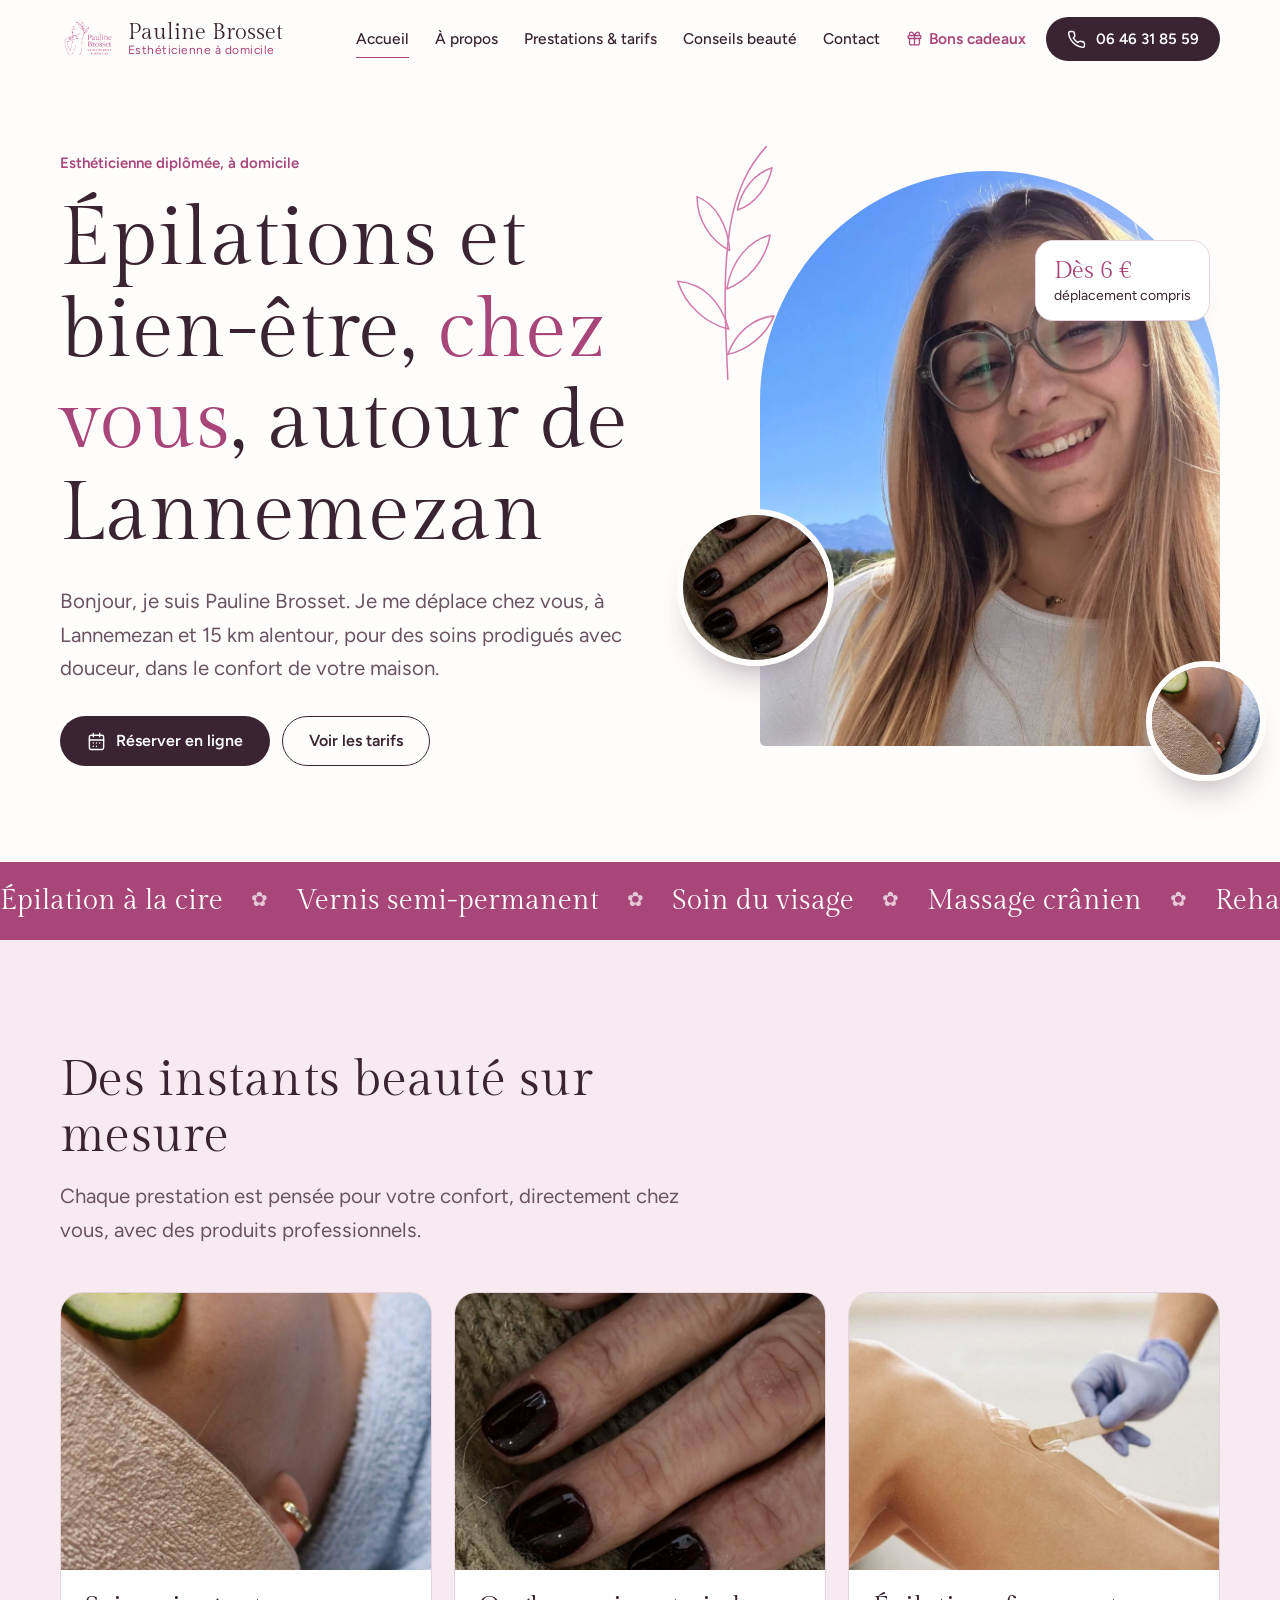
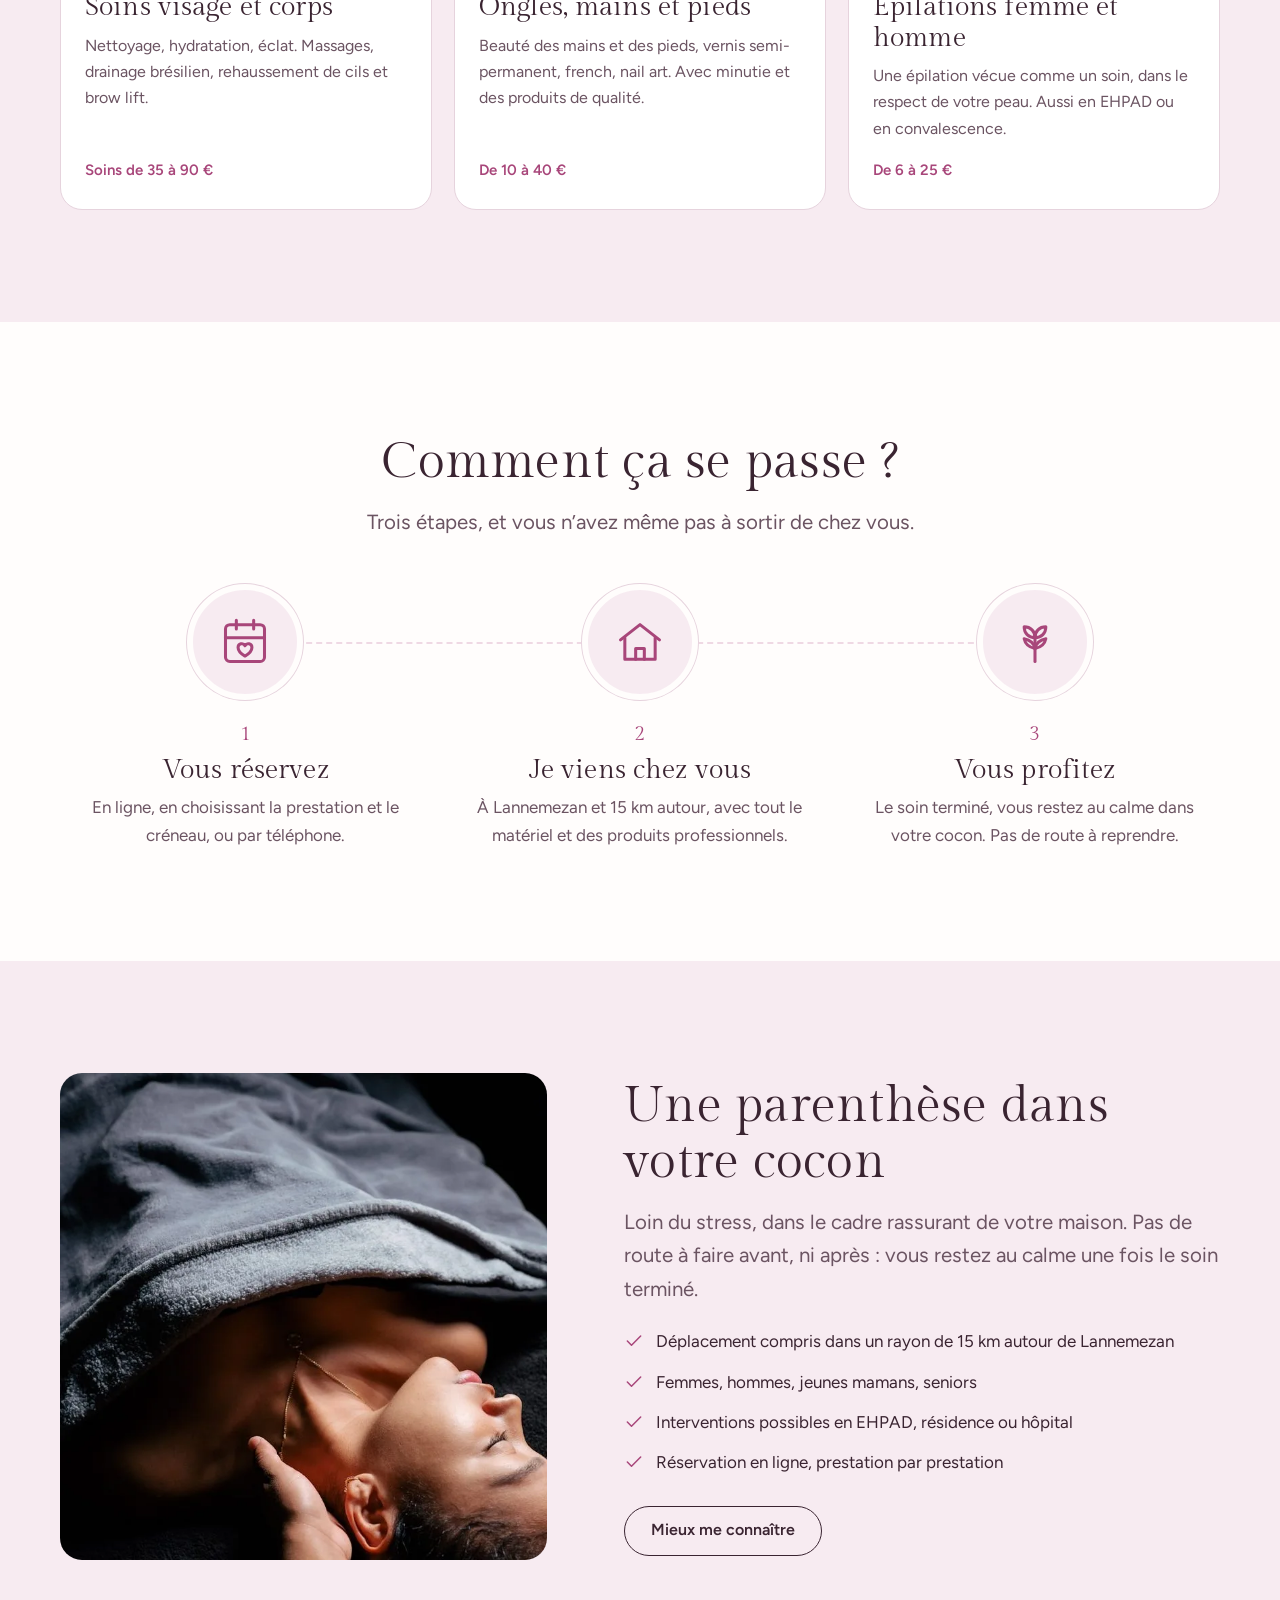
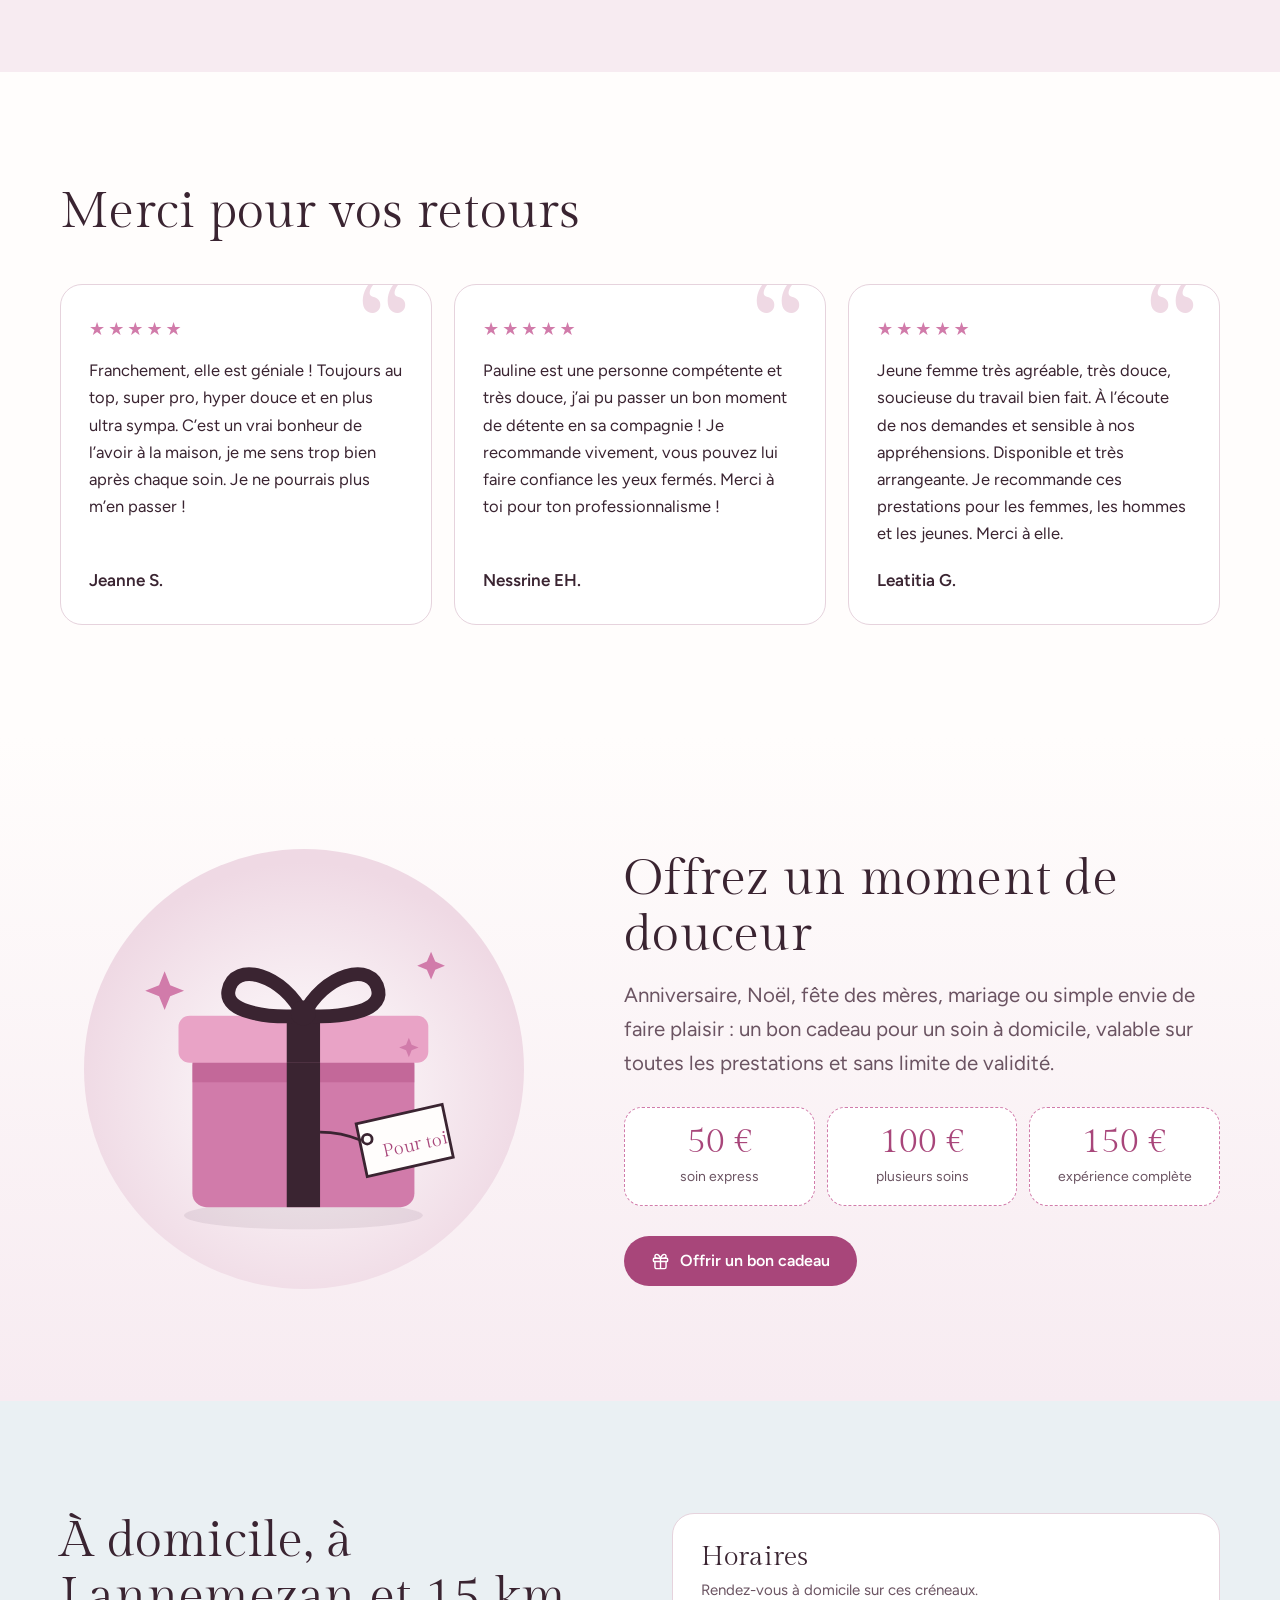
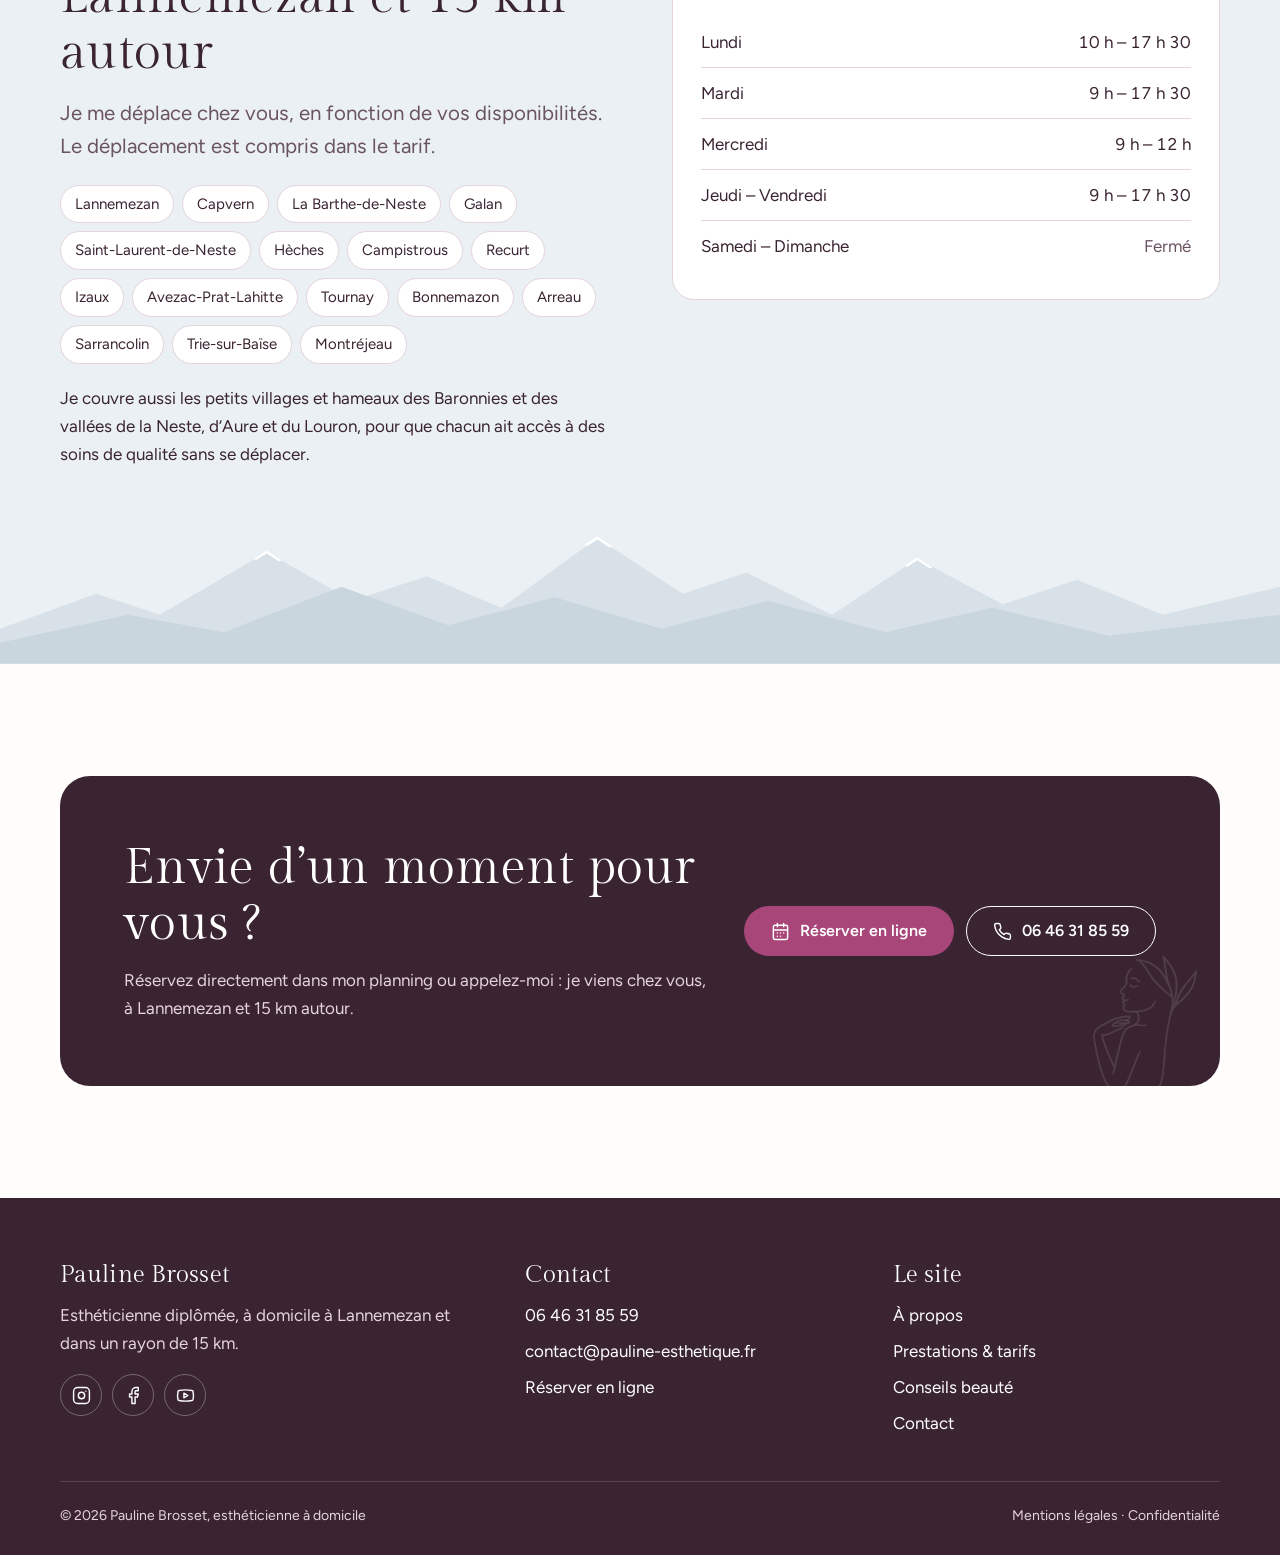
<file: index.html>
<!doctype html>
<html lang="fr">
<head>
<meta charset="utf-8">
<meta name="viewport" content="width=device-width, initial-scale=1">
<title>Esthéticienne à domicile à Lannemezan | Pauline Brosset</title>
<meta name="description" content="Épilations, soins du visage, ongles et massages à domicile à Lannemezan et 15 km autour. Esthéticienne diplômée, déplacement compris. Réservation en ligne.">
<link rel="canonical" href="https://www.pauline-esthetique.fr/">
<meta property="og:type" content="website">
<meta property="og:locale" content="fr_FR">
<meta property="og:title" content="Esthéticienne à domicile à Lannemezan | Pauline Brosset">
<meta property="og:description" content="Épilations, soins du visage, ongles et massages à domicile à Lannemezan et 15 km autour. Esthéticienne diplômée, déplacement compris. Réservation en ligne.">
<meta property="og:url" content="https://www.pauline-esthetique.fr/">
<meta property="og:image" content="https://www.pauline-esthetique.fr/assets/img/pauline.webp">
<meta name="theme-color" content="#3A2431">
<link rel="icon" href="/assets/img/logo.webp" type="image/webp">
<link rel="preconnect" href="https://fonts.googleapis.com">
<link rel="preconnect" href="https://fonts.gstatic.com" crossorigin>
<link rel="stylesheet" href="https://fonts.googleapis.com/css2?family=Figtree:wght@400;500;600&family=Gilda+Display&display=swap">
<link rel="stylesheet" href="/assets/css/site.v4.css">
<script type="application/ld+json">{"@context": "https://schema.org", "@type": "BeautySalon", "name": "Pauline Brosset, esthéticienne à domicile", "url": "https://www.pauline-esthetique.fr/", "image": "https://www.pauline-esthetique.fr/assets/img/pauline.webp", "telephone": "+33646318559", "email": "contact@pauline-esthetique.fr", "address": {"@type": "PostalAddress", "addressLocality": "Lannemezan", "postalCode": "65300", "addressCountry": "FR"}, "areaServed": [{"@type": "City", "name": "Lannemezan"}, {"@type": "City", "name": "Capvern"}, {"@type": "City", "name": "La Barthe-de-Neste"}, {"@type": "City", "name": "Galan"}, {"@type": "City", "name": "Saint-Laurent-de-Neste"}, {"@type": "City", "name": "Hèches"}, {"@type": "City", "name": "Campistrous"}, {"@type": "City", "name": "Recurt"}, {"@type": "City", "name": "Izaux"}, {"@type": "City", "name": "Avezac-Prat-Lahitte"}, {"@type": "City", "name": "Tournay"}, {"@type": "City", "name": "Bonnemazon"}, {"@type": "City", "name": "Arreau"}, {"@type": "City", "name": "Sarrancolin"}, {"@type": "City", "name": "Trie-sur-Baïse"}, {"@type": "City", "name": "Montréjeau"}], "openingHoursSpecification": [{"@type": "OpeningHoursSpecification", "dayOfWeek": "Monday", "opens": "10:00", "closes": "17:30"}, {"@type": "OpeningHoursSpecification", "dayOfWeek": "Tuesday", "opens": "09:00", "closes": "17:30"}, {"@type": "OpeningHoursSpecification", "dayOfWeek": "Wednesday", "opens": "09:00", "closes": "12:00"}, {"@type": "OpeningHoursSpecification", "dayOfWeek": ["Thursday", "Friday"], "opens": "09:00", "closes": "17:30"}], "sameAs": ["https://www.instagram.com/pauline_.brosset/", "https://www.facebook.com/profile.php?id=61567722997251", "https://www.youtube.com/@PaulineBROSSETEstheticienne"], "priceRange": "6 € – 90 €"}</script>
</head>
<body>
<a class="sr" href="#main">Aller au contenu</a>
<header class="top">
  <div class="wrap">
    <a class="logo" href="/" aria-label="Pauline Brosset, accueil"><img src="/assets/img/logo.webp" alt="" width="58" height="58"><span>Pauline Brosset<small>Esthéticienne à domicile</small></span></a>
    <nav class="nav" id="nav" aria-label="Navigation principale">
      <a href="/" aria-current=page>Accueil</a><a href="/a-propos-de-moi/">À propos</a><a href="/services-tarifs/">Prestations & tarifs</a><a href="/conseils-beaute/">Conseils beauté</a><a href="/contact/">Contact</a><a class="nav-cadeau" href="/services-tarifs/#bons"><svg viewBox="0 0 24 24" fill="none" stroke="currentColor" stroke-width="1.8" stroke-linecap="round" stroke-linejoin="round" aria-hidden="true"><rect x="3" y="8" width="18" height="4" rx="1"/><path d="M12 8v13M19 12v7a2 2 0 0 1-2 2H7a2 2 0 0 1-2-2v-7M7.5 8a2.5 2.5 0 0 1 0-5C10 3 12 8 12 8s2-5 4.5-5a2.5 2.5 0 0 1 0 5"/></svg>Bons cadeaux</a>
    </nav>
    <a class="btn btn-plein btn-tel" href="tel:+33646318559" aria-label="Appeler le 06 46 31 85 59"><svg viewBox="0 0 24 24" fill="none" stroke="currentColor" stroke-width="1.8" stroke-linecap="round" stroke-linejoin="round" aria-hidden="true"><path d="M22 16.9v3a2 2 0 0 1-2.2 2 19.8 19.8 0 0 1-8.6-3.1 19.5 19.5 0 0 1-6-6A19.8 19.8 0 0 1 2.1 4.2 2 2 0 0 1 4.1 2h3a2 2 0 0 1 2 1.7c.1 1 .4 1.9.7 2.8a2 2 0 0 1-.5 2.1L8 9.9a16 16 0 0 0 6 6l1.3-1.3a2 2 0 0 1 2.1-.4c.9.3 1.8.6 2.8.7a2 2 0 0 1 1.7 2z"/></svg><span>06 46 31 85 59</span></a>
    <button class="burger" type="button" aria-label="Menu" aria-expanded="false" aria-controls="nav"><svg viewBox="0 0 24 24" fill="none" stroke="currentColor" stroke-width="1.8" stroke-linecap="round" stroke-linejoin="round" aria-hidden="true"><path d="M4 7h16M4 12h16M4 17h16"/></svg></button>
  </div>
</header>
<main id="main">
<section class="hero"><div class="wrap">
  <div>
    <p class="kicker">Esthéticienne diplômée, à domicile</p>
    <h1 class="titre-anim"><span>Épilations</span> <span>et</span> <span>bien-être,</span> <span><em>chez</em></span> <span><em>vous</em>,</span> <span>autour</span> <span>de</span> <span>Lannemezan</span></h1>
    <p class="lead">Bonjour, je suis Pauline Brosset. Je me déplace chez vous, à Lannemezan et 15 km alentour, pour des soins prodigués avec douceur, dans le confort de votre maison.</p>
    <div class="ctas">
      <a class="btn btn-plein" href="https://cal.com/pauline-brosset-estheticienne-xxyi8t" target="_blank" rel="noopener"><svg viewBox="0 0 24 24" fill="none" stroke="currentColor" stroke-width="1.8" stroke-linecap="round" stroke-linejoin="round" aria-hidden="true"><rect x="3" y="4" width="18" height="18" rx="2"/><path d="M16 2v4M8 2v4M3 10h18M8 14h.01M12 14h.01M16 14h.01M8 18h.01M12 18h.01"/></svg>Réserver en ligne</a>
      <a class="btn btn-ligne" href="/services-tarifs/">Voir les tarifs</a>
    </div>
  </div>
  <div class="arche">
    <div class="ph"><img src="/assets/img/pauline.webp" alt="Pauline Brosset, esthéticienne à domicile à Lannemezan" width="880" height="1100" fetchpriority="high"></div>
    <div class="rond r1"><img src="/assets/img/mains.webp" alt="" width="200" height="200"></div>
    <div class="rond r2"><img src="/assets/img/visage.webp" alt="" width="200" height="200"></div>
    <svg class="branche" viewBox="0 0 220 260" fill="none" stroke="currentColor" stroke-width="1.6" stroke-linecap="round" stroke-linejoin="round" aria-hidden="true">
<path class="d" pathLength="1" d="M110 252C108 200 104 150 112 96C118 58 130 32 150 10"/>
<path class="d" pathLength="1" d="M111 200C88 194 66 176 58 150C82 152 102 168 111 200Z"/>
<path class="d" pathLength="1" d="M109 158C130 150 150 128 154 102C132 108 114 128 109 158Z"/>
<path class="d" pathLength="1" d="M112 118C92 108 78 86 78 62C98 70 110 92 112 118Z"/>
<path class="d" pathLength="1" d="M120 76C138 70 152 52 156 32C138 38 124 54 120 76Z"/>
<path class="d" pathLength="1" d="M110 226C130 222 150 206 158 186C136 188 118 204 110 226Z"/>
</svg>
    <div class="badge"><b>Dès 6 €</b>déplacement compris</div>
  </div>
</div></section>

<div class="bandeau" aria-hidden="true"><div class="piste"><span>Épilation à la cire</span><i aria-hidden="true">✿</i><span>Vernis semi-permanent</span><i aria-hidden="true">✿</i><span>Soin du visage</span><i aria-hidden="true">✿</i><span>Massage crânien</span><i aria-hidden="true">✿</i><span>Rehaussement de cils</span><i aria-hidden="true">✿</i><span>Drainage brésilien</span><i aria-hidden="true">✿</i><span>Beauté des pieds</span><i aria-hidden="true">✿</i><span>Brow lift</span><i aria-hidden="true">✿</i><span>Rituel Reines du Nil</span><i aria-hidden="true">✿</i><span>Bons cadeaux</span><i aria-hidden="true">✿</i><span>Épilation à la cire</span><i aria-hidden="true">✿</i><span>Vernis semi-permanent</span><i aria-hidden="true">✿</i><span>Soin du visage</span><i aria-hidden="true">✿</i><span>Massage crânien</span><i aria-hidden="true">✿</i><span>Rehaussement de cils</span><i aria-hidden="true">✿</i><span>Drainage brésilien</span><i aria-hidden="true">✿</i><span>Beauté des pieds</span><i aria-hidden="true">✿</i><span>Brow lift</span><i aria-hidden="true">✿</i><span>Rituel Reines du Nil</span><i aria-hidden="true">✿</i><span>Bons cadeaux</span><i aria-hidden="true">✿</i></div></div>
<section class="sec poudre"><div class="wrap">
  <div class="sec-head">
    <h2>Des instants beauté sur mesure</h2>
    <p class="lead">Chaque prestation est pensée pour votre confort, directement chez vous, avec des produits professionnels.</p>
  </div>
  <div class="cartes">
    <a class="carte rv" href="/services-tarifs/#soins">
      <div class="ph"><img src="/assets/img/visage.webp" alt="Soin du visage à domicile" width="768" height="768" loading="lazy"></div>
      <div class="tx"><h3>Soins visage et corps</h3><p>Nettoyage, hydratation, éclat. Massages, drainage brésilien, rehaussement de cils et brow lift.</p><span class="des">Soins de 35 à 90 €</span></div>
    </a>
    <a class="carte rv" href="/services-tarifs/#ongles">
      <div class="ph"><img src="/assets/img/mains.webp" alt="Vernis semi-permanent réalisé à domicile" width="768" height="768" loading="lazy"></div>
      <div class="tx"><h3>Ongles, mains et pieds</h3><p>Beauté des mains et des pieds, vernis semi-permanent, french, nail art. Avec minutie et des produits de qualité.</p><span class="des">De 10 à 40 €</span></div>
    </a>
    <a class="carte rv" href="/services-tarifs/#epilations">
      <div class="ph"><img src="/assets/img/epilation.webp" alt="Épilation à la cire à domicile" width="768" height="768" loading="lazy"></div>
      <div class="tx"><h3>Épilations femme et homme</h3><p>Une épilation vécue comme un soin, dans le respect de votre peau. Aussi en EHPAD ou en convalescence.</p><span class="des">De 6 à 25 €</span></div>
    </a>
  </div>
</div></section>

<section class="sec etapes-sec"><div class="wrap">
  <div class="sec-head c"><h2>Comment ça se passe ?</h2><p class="lead" style="margin-inline:auto">Trois étapes, et vous n’avez même pas à sortir de chez vous.</p></div>
  <ol class="etapes">
    <li class="etape rv"><span class="ic"><svg viewBox="0 0 24 24" fill="none" stroke="currentColor" stroke-width="1.4" stroke-linecap="round" stroke-linejoin="round" aria-hidden="true"><path d="M8 2v4M16 2v4"/><rect x="3" y="4" width="18" height="17" rx="2"/><path d="M3 10h18"/><path d="M12 18.5s-3.2-1.9-3.2-4a1.7 1.7 0 0 1 3.2-.8 1.7 1.7 0 0 1 3.2.8c0 2.1-3.2 4-3.2 4z"/></svg></span><span class="num">1</span><h3>Vous réservez</h3><p>En ligne, en choisissant la prestation et le créneau, ou par téléphone.</p></li>
    <li class="etape rv"><span class="ic"><svg viewBox="0 0 24 24" fill="none" stroke="currentColor" stroke-width="1.4" stroke-linecap="round" stroke-linejoin="round" aria-hidden="true"><path d="M3 11l9-7 9 7"/><path d="M5 10v10h14V10"/><path d="M10 20v-5h4v5"/></svg></span><span class="num">2</span><h3>Je viens chez vous</h3><p>À Lannemezan et 15 km autour, avec tout le matériel et des produits professionnels.</p></li>
    <li class="etape rv"><span class="ic"><svg viewBox="0 0 24 24" fill="none" stroke="currentColor" stroke-width="1.4" stroke-linecap="round" stroke-linejoin="round" aria-hidden="true"><path d="M12 21c0-6 0-9 0-11"/><path d="M12 10c-3 0-5-2-5-5 3 0 5 2 5 5z"/><path d="M12 10c3 0 5-2 5-5-3 0-5 2-5 5z"/><path d="M12 15c-2.5-.5-4.5-2-5-4.5 2.5.5 4.5 2 5 4.5z"/><path d="M12 15c2.5-.5 4.5-2 5-4.5-2.5.5-4.5 2-5 4.5z"/></svg></span><span class="num">3</span><h3>Vous profitez</h3><p>Le soin terminé, vous restez au calme dans votre cocon. Pas de route à reprendre.</p></li>
  </ol>
</div></section>

<section class="sec poudre"><div class="wrap duo">
  <div class="ph"><img src="/assets/img/soin.webp" alt="Moment de détente pendant un soin" width="720" height="720" loading="lazy"></div>
  <div>
    <h2>Une parenthèse dans votre cocon</h2>
    <p class="lead" style="margin-top:16px">Loin du stress, dans le cadre rassurant de votre maison. Pas de route à faire avant, ni après : vous restez au calme une fois le soin terminé.</p>
    <ul class="liste">
      <li><svg viewBox="0 0 24 24" fill="none" stroke="currentColor" stroke-width="1.8" stroke-linecap="round" stroke-linejoin="round" aria-hidden="true"><path d="M20 6 9 17l-5-5"/></svg><span>Déplacement compris dans un rayon de 15 km autour de Lannemezan</span></li>
      <li><svg viewBox="0 0 24 24" fill="none" stroke="currentColor" stroke-width="1.8" stroke-linecap="round" stroke-linejoin="round" aria-hidden="true"><path d="M20 6 9 17l-5-5"/></svg><span>Femmes, hommes, jeunes mamans, seniors</span></li>
      <li><svg viewBox="0 0 24 24" fill="none" stroke="currentColor" stroke-width="1.8" stroke-linecap="round" stroke-linejoin="round" aria-hidden="true"><path d="M20 6 9 17l-5-5"/></svg><span>Interventions possibles en EHPAD, résidence ou hôpital</span></li>
      <li><svg viewBox="0 0 24 24" fill="none" stroke="currentColor" stroke-width="1.8" stroke-linecap="round" stroke-linejoin="round" aria-hidden="true"><path d="M20 6 9 17l-5-5"/></svg><span>Réservation en ligne, prestation par prestation</span></li>
    </ul>
    <div class="ctas"><a class="btn btn-ligne" href="/a-propos-de-moi/">Mieux me connaître</a></div>
  </div>
</div></section>

<section class="sec avis-sec"><div class="wrap">
  <div class="sec-head"><h2>Merci pour vos retours</h2></div>
  <div class="avis">
    <figure class="avi"><div class="et" aria-label="5 étoiles sur 5">★★★★★</div><blockquote>Franchement, elle est géniale ! Toujours au top, super pro, hyper douce et en plus ultra sympa. C’est un vrai bonheur de l’avoir à la maison, je me sens trop bien après chaque soin. Je ne pourrais plus m’en passer !</blockquote><figcaption>Jeanne S.</figcaption></figure><figure class="avi"><div class="et" aria-label="5 étoiles sur 5">★★★★★</div><blockquote>Pauline est une personne compétente et très douce, j’ai pu passer un bon moment de détente en sa compagnie ! Je recommande vivement, vous pouvez lui faire confiance les yeux fermés. Merci à toi pour ton professionnalisme !</blockquote><figcaption>Nessrine EH.</figcaption></figure><figure class="avi"><div class="et" aria-label="5 étoiles sur 5">★★★★★</div><blockquote>Jeune femme très agréable, très douce, soucieuse du travail bien fait. À l’écoute de nos demandes et sensible à nos appréhensions. Disponible et très arrangeante. Je recommande ces prestations pour les femmes, les hommes et les jeunes. Merci à elle.</blockquote><figcaption>Leatitia G.</figcaption></figure>
  </div>
</div></section>

<section class="sec cadeau-sec"><div class="wrap cadeau">
  <div class="cadeau-ill"><svg class="paquet" viewBox="0 0 260 260" aria-hidden="true">
<ellipse cx="130" cy="236" rx="86" ry="10" fill="#3A2431" opacity=".08"/>
<g class="boite">
<rect x="50" y="118" width="160" height="112" rx="10" fill="#D17BAA"/>
<rect x="50" y="118" width="160" height="22" fill="#A8467A" opacity=".35"/>
<rect x="118" y="118" width="24" height="112" fill="#3A2431"/>
</g>
<g class="couvercle">
<rect x="40" y="92" width="180" height="34" rx="8" fill="#E9A3C6"/>
<rect x="118" y="92" width="24" height="34" fill="#3A2431"/>
<path d="M130 92c-14-30-50-40-54-18-3 16 30 20 54 18z" fill="none" stroke="#3A2431" stroke-width="10" stroke-linejoin="round"/>
<path d="M130 92c14-30 50-40 54-18 3 16-30 20-54 18z" fill="none" stroke="#3A2431" stroke-width="10" stroke-linejoin="round"/>
<circle cx="130" cy="90" r="9" fill="#3A2431"/>
</g>
<g class="etiquette">
<path d="M168 170l62-14 8 38-62 14z" fill="#FFFDFC" stroke="#3A2431" stroke-width="2"/>
<circle cx="176" cy="181" r="3.5" fill="none" stroke="#3A2431" stroke-width="2"/>
<path d="M142 176c10 0 20 2 30 6" stroke="#3A2431" stroke-width="2" fill="none"/>
<text x="186" y="190" font-family="Gilda Display, Georgia, serif" font-size="13" fill="#A8467A" transform="rotate(-12 205 182)">Pour toi</text>
</g>
<g class="brille" fill="#D17BAA"><path d="M30 60l4 10 10 4-10 4-4 10-4-10-10-4 10-4z"/><path d="M222 46l3 7 7 3-7 3-3 7-3-7-7-3 7-3z"/><path d="M206 108l2 5 5 2-5 2-2 5-2-5-5-2 5-2z"/></g>
</svg></div>
  <div>
    <h2>Offrez un moment de douceur</h2>
    <p class="lead" style="margin-top:16px">Anniversaire, Noël, fête des mères, mariage ou simple envie de faire plaisir : un bon cadeau pour un soin à domicile, valable sur toutes les prestations et sans limite de validité.</p>
    <div class="montants"><a href="/contact/?bon=50#form"><b>50 €</b><span>soin express</span></a><a href="/contact/?bon=100#form"><b>100 €</b><span>plusieurs soins</span></a><a href="/contact/?bon=150#form"><b>150 €</b><span>expérience complète</span></a></div>
    <div class="ctas"><a class="btn btn-rose" href="/contact/?bon=100#form"><svg viewBox="0 0 24 24" fill="none" stroke="currentColor" stroke-width="1.8" stroke-linecap="round" stroke-linejoin="round" aria-hidden="true"><rect x="3" y="8" width="18" height="4" rx="1"/><path d="M12 8v13M19 12v7a2 2 0 0 1-2 2H7a2 2 0 0 1-2-2v-7M7.5 8a2.5 2.5 0 0 1 0-5C10 3 12 8 12 8s2-5 4.5-5a2.5 2.5 0 0 1 0 5"/></svg>Offrir un bon cadeau</a></div>
  </div>
</div></section>

<section class="sec brume zone-sec" id="zone"><svg class="montagnes" viewBox="0 0 1200 220" preserveAspectRatio="none" fill="none" aria-hidden="true">
<path d="M0 220V170L90 120L150 150L250 60L330 130L400 95L470 140L560 40L640 120L700 90L780 150L860 70L940 135L1010 100L1090 150L1200 110V220Z" fill="currentColor" opacity=".55"/>
<path d="M0 220V190L120 150L210 175L320 110L420 165L520 125L620 170L720 130L830 175L930 140L1040 180L1200 150V220Z" fill="currentColor"/>
<path d="M240 70L250 60L262 72M550 50L560 40L572 52M850 80L860 70L872 82" stroke="#fff" stroke-width="3" stroke-linecap="round"/>
</svg><div class="wrap zone">
  <div>
    <h2>À domicile, à Lannemezan et 15 km autour</h2>
    <p class="lead" style="margin-top:16px">Je me déplace chez vous, en fonction de vos disponibilités. Le déplacement est compris dans le tarif.</p>
    <ul class="villes"><li>Lannemezan</li><li>Capvern</li><li>La Barthe-de-Neste</li><li>Galan</li><li>Saint-Laurent-de-Neste</li><li>Hèches</li><li>Campistrous</li><li>Recurt</li><li>Izaux</li><li>Avezac-Prat-Lahitte</li><li>Tournay</li><li>Bonnemazon</li><li>Arreau</li><li>Sarrancolin</li><li>Trie-sur-Baïse</li><li>Montréjeau</li></ul>
    <p style="margin-top:20px">Je couvre aussi les petits villages et hameaux des Baronnies et des vallées de la Neste, d’Aure et du Louron, pour que chacun ait accès à des soins de qualité sans se déplacer.</p>
  </div>
  <div class="horaires">
    <h3>Horaires</h3>
    <p class="note" style="margin:0">Rendez-vous à domicile sur ces créneaux.</p>
    <table><tr><td>Lundi</td><td>10 h – 17 h 30</td></tr><tr><td>Mardi</td><td>9 h – 17 h 30</td></tr><tr><td>Mercredi</td><td>9 h – 12 h</td></tr><tr><td>Jeudi – Vendredi</td><td>9 h – 17 h 30</td></tr><tr><td>Samedi – Dimanche</td><td class=f>Fermé</td></tr></table>
  </div>
</div></section>

<section class="sec"><div class="wrap">
  <div class="rdv">
    <div><h2>Envie d’un moment pour vous ?</h2><p>Réservez directement dans mon planning ou appelez-moi : je viens chez vous, à Lannemezan et 15 km autour.</p></div>
    <div class="ctas"><a class="btn btn-rose" href="https://cal.com/pauline-brosset-estheticienne-xxyi8t" target="_blank" rel="noopener"><svg viewBox="0 0 24 24" fill="none" stroke="currentColor" stroke-width="1.8" stroke-linecap="round" stroke-linejoin="round" aria-hidden="true"><rect x="3" y="4" width="18" height="18" rx="2"/><path d="M16 2v4M8 2v4M3 10h18M8 14h.01M12 14h.01M16 14h.01M8 18h.01M12 18h.01"/></svg>Réserver en ligne</a><a class="btn btn-ligne" href="tel:+33646318559"><svg viewBox="0 0 24 24" fill="none" stroke="currentColor" stroke-width="1.8" stroke-linecap="round" stroke-linejoin="round" aria-hidden="true"><path d="M22 16.9v3a2 2 0 0 1-2.2 2 19.8 19.8 0 0 1-8.6-3.1 19.5 19.5 0 0 1-6-6A19.8 19.8 0 0 1 2.1 4.2 2 2 0 0 1 4.1 2h3a2 2 0 0 1 2 1.7c.1 1 .4 1.9.7 2.8a2 2 0 0 1-.5 2.1L8 9.9a16 16 0 0 0 6 6l1.3-1.3a2 2 0 0 1 2.1-.4c.9.3 1.8.6 2.8.7a2 2 0 0 1 1.7 2z"/></svg>06 46 31 85 59</a></div>
    <img class="trait" src="/assets/img/logo-blanc.webp" alt="" width="180" height="180" loading="lazy">
  </div>
</div></section>

</main>
<footer class="pied">
  <div class="wrap">
    <div class="grille">
      <div>
        <h2>Pauline Brosset</h2>
        <p>Esthéticienne diplômée, à domicile à Lannemezan et dans un rayon de 15 km.</p>
        <div class="reseaux">
          <a href="https://www.instagram.com/pauline_.brosset/" target="_blank" rel="noopener" aria-label="Instagram"><svg viewBox="0 0 24 24" fill="none" stroke="currentColor" stroke-width="1.8" stroke-linecap="round" stroke-linejoin="round" aria-hidden="true"><rect x="2" y="2" width="20" height="20" rx="5"/><circle cx="12" cy="12" r="4"/><path d="M17.5 6.5h.01"/></svg></a>
          <a href="https://www.facebook.com/profile.php?id=61567722997251" target="_blank" rel="noopener" aria-label="Facebook"><svg viewBox="0 0 24 24" fill="none" stroke="currentColor" stroke-width="1.8" stroke-linecap="round" stroke-linejoin="round" aria-hidden="true"><path d="M18 2h-3a5 5 0 0 0-5 5v3H7v4h3v8h4v-8h3l1-4h-4V7a1 1 0 0 1 1-1h3z"/></svg></a>
          <a href="https://www.youtube.com/@PaulineBROSSETEstheticienne" target="_blank" rel="noopener" aria-label="YouTube"><svg viewBox="0 0 24 24" fill="none" stroke="currentColor" stroke-width="1.8" stroke-linecap="round" stroke-linejoin="round" aria-hidden="true"><path d="M2.5 17a24 24 0 0 1 0-10 2 2 0 0 1 1.4-1.4 49.6 49.6 0 0 1 16.2 0A2 2 0 0 1 21.5 7a24 24 0 0 1 0 10 2 2 0 0 1-1.4 1.4 49.6 49.6 0 0 1-16.2 0A2 2 0 0 1 2.5 17"/><path d="m10 15 5-3-5-3z"/></svg></a>
        </div>
      </div>
      <div>
        <h2>Contact</h2>
        <ul>
          <li><a href="tel:+33646318559">06 46 31 85 59</a></li>
          <li><a href="mailto:contact@pauline-esthetique.fr">contact@pauline-esthetique.fr</a></li>
          <li><a href="https://cal.com/pauline-brosset-estheticienne-xxyi8t" target="_blank" rel="noopener">Réserver en ligne</a></li>
        </ul>
      </div>
      <div>
        <h2>Le site</h2>
        <ul>
          <li><a href="/a-propos-de-moi/">À propos</a></li><li><a href="/services-tarifs/">Prestations & tarifs</a></li><li><a href="/conseils-beaute/">Conseils beauté</a></li><li><a href="/contact/">Contact</a></li>
        </ul>
      </div>
    </div>
    <div class="bas">
      <span>© 2026 Pauline Brosset, esthéticienne à domicile</span>
      <span><a href="/contact/mentions-legales/">Mentions légales</a> · <a href="/contact/politique-de-confidentialite/">Confidentialité</a></span>
    </div>
  </div>
</footer>
<div class="barre">
  <a class="btn btn-ligne" href="tel:+33646318559"><svg viewBox="0 0 24 24" fill="none" stroke="currentColor" stroke-width="1.8" stroke-linecap="round" stroke-linejoin="round" aria-hidden="true"><path d="M22 16.9v3a2 2 0 0 1-2.2 2 19.8 19.8 0 0 1-8.6-3.1 19.5 19.5 0 0 1-6-6A19.8 19.8 0 0 1 2.1 4.2 2 2 0 0 1 4.1 2h3a2 2 0 0 1 2 1.7c.1 1 .4 1.9.7 2.8a2 2 0 0 1-.5 2.1L8 9.9a16 16 0 0 0 6 6l1.3-1.3a2 2 0 0 1 2.1-.4c.9.3 1.8.6 2.8.7a2 2 0 0 1 1.7 2z"/></svg>Appeler</a>
  <a class="btn btn-rose" href="https://cal.com/pauline-brosset-estheticienne-xxyi8t" target="_blank" rel="noopener"><svg viewBox="0 0 24 24" fill="none" stroke="currentColor" stroke-width="1.8" stroke-linecap="round" stroke-linejoin="round" aria-hidden="true"><rect x="3" y="4" width="18" height="18" rx="2"/><path d="M16 2v4M8 2v4M3 10h18M8 14h.01M12 14h.01M16 14h.01M8 18h.01M12 18h.01"/></svg>Réserver</a>
</div>
<script src="/assets/js/site.v2.js" defer></script>
</body>
</html>
</file>
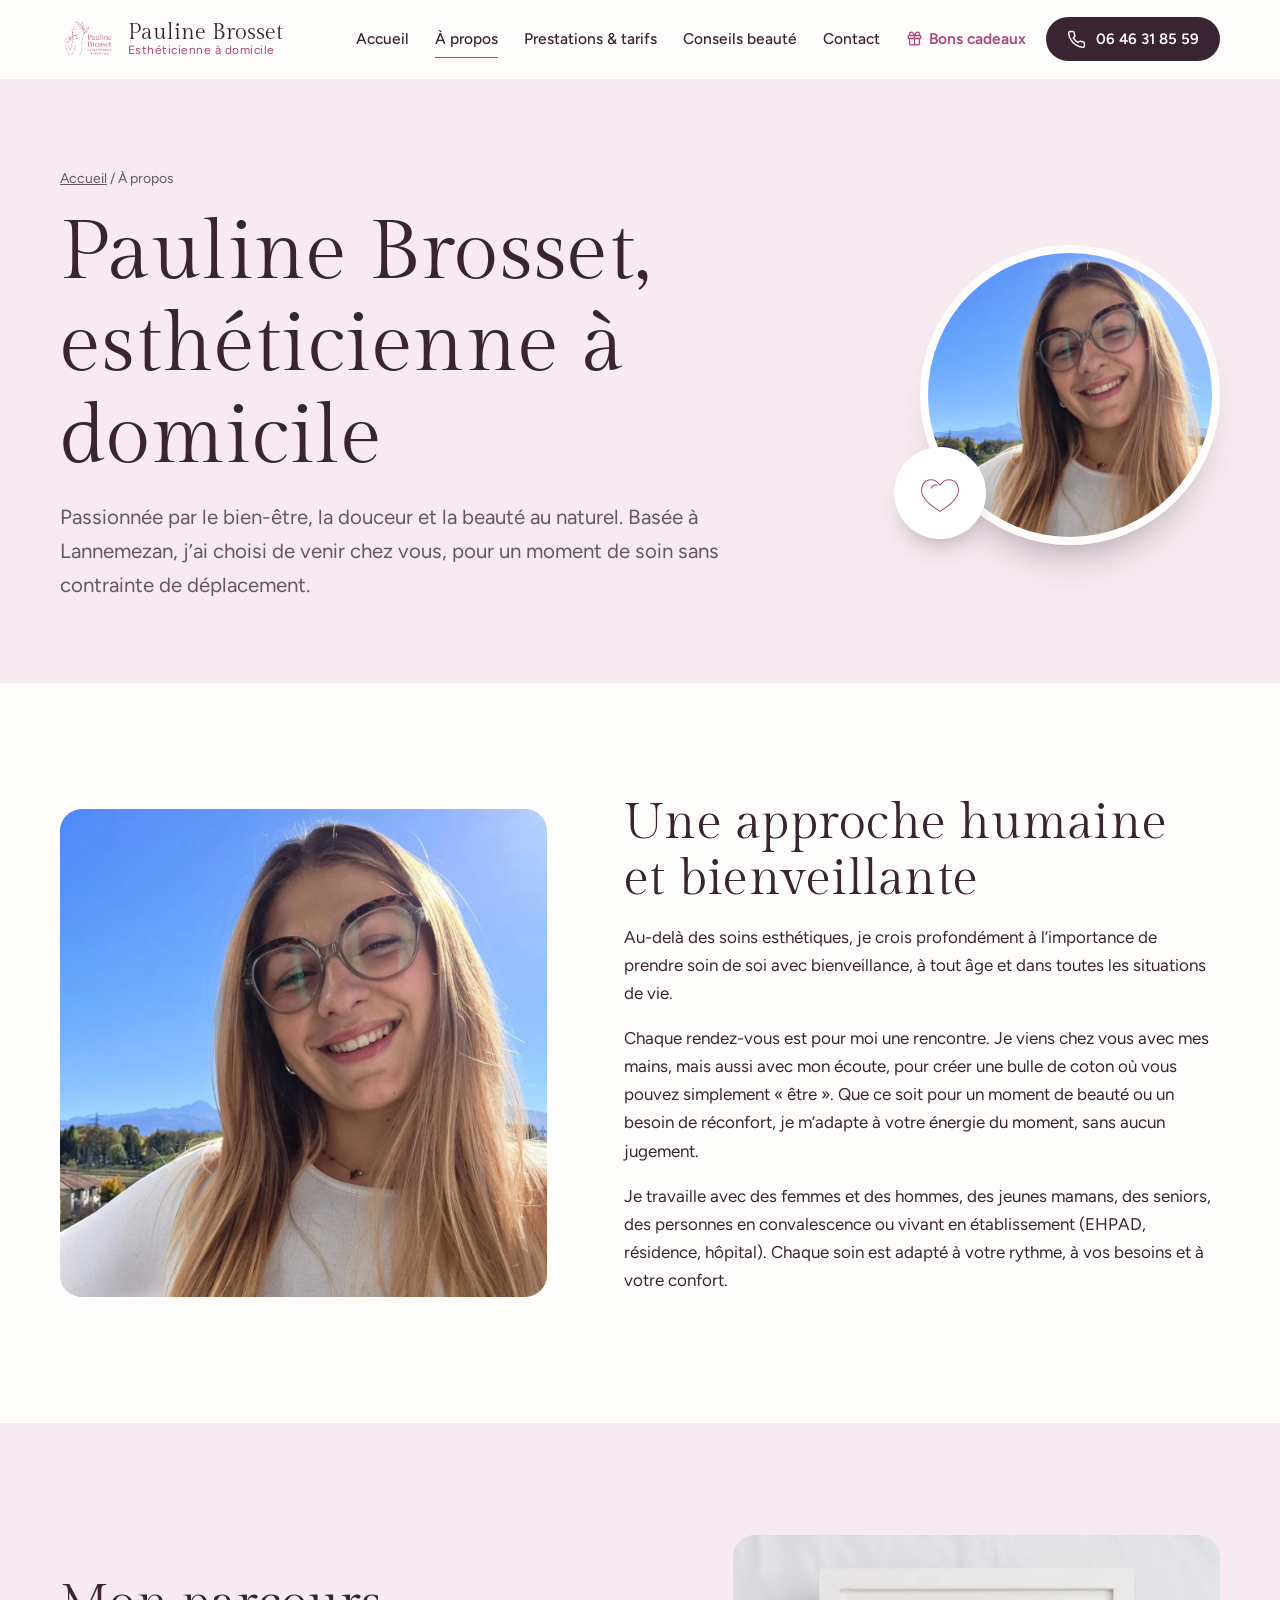
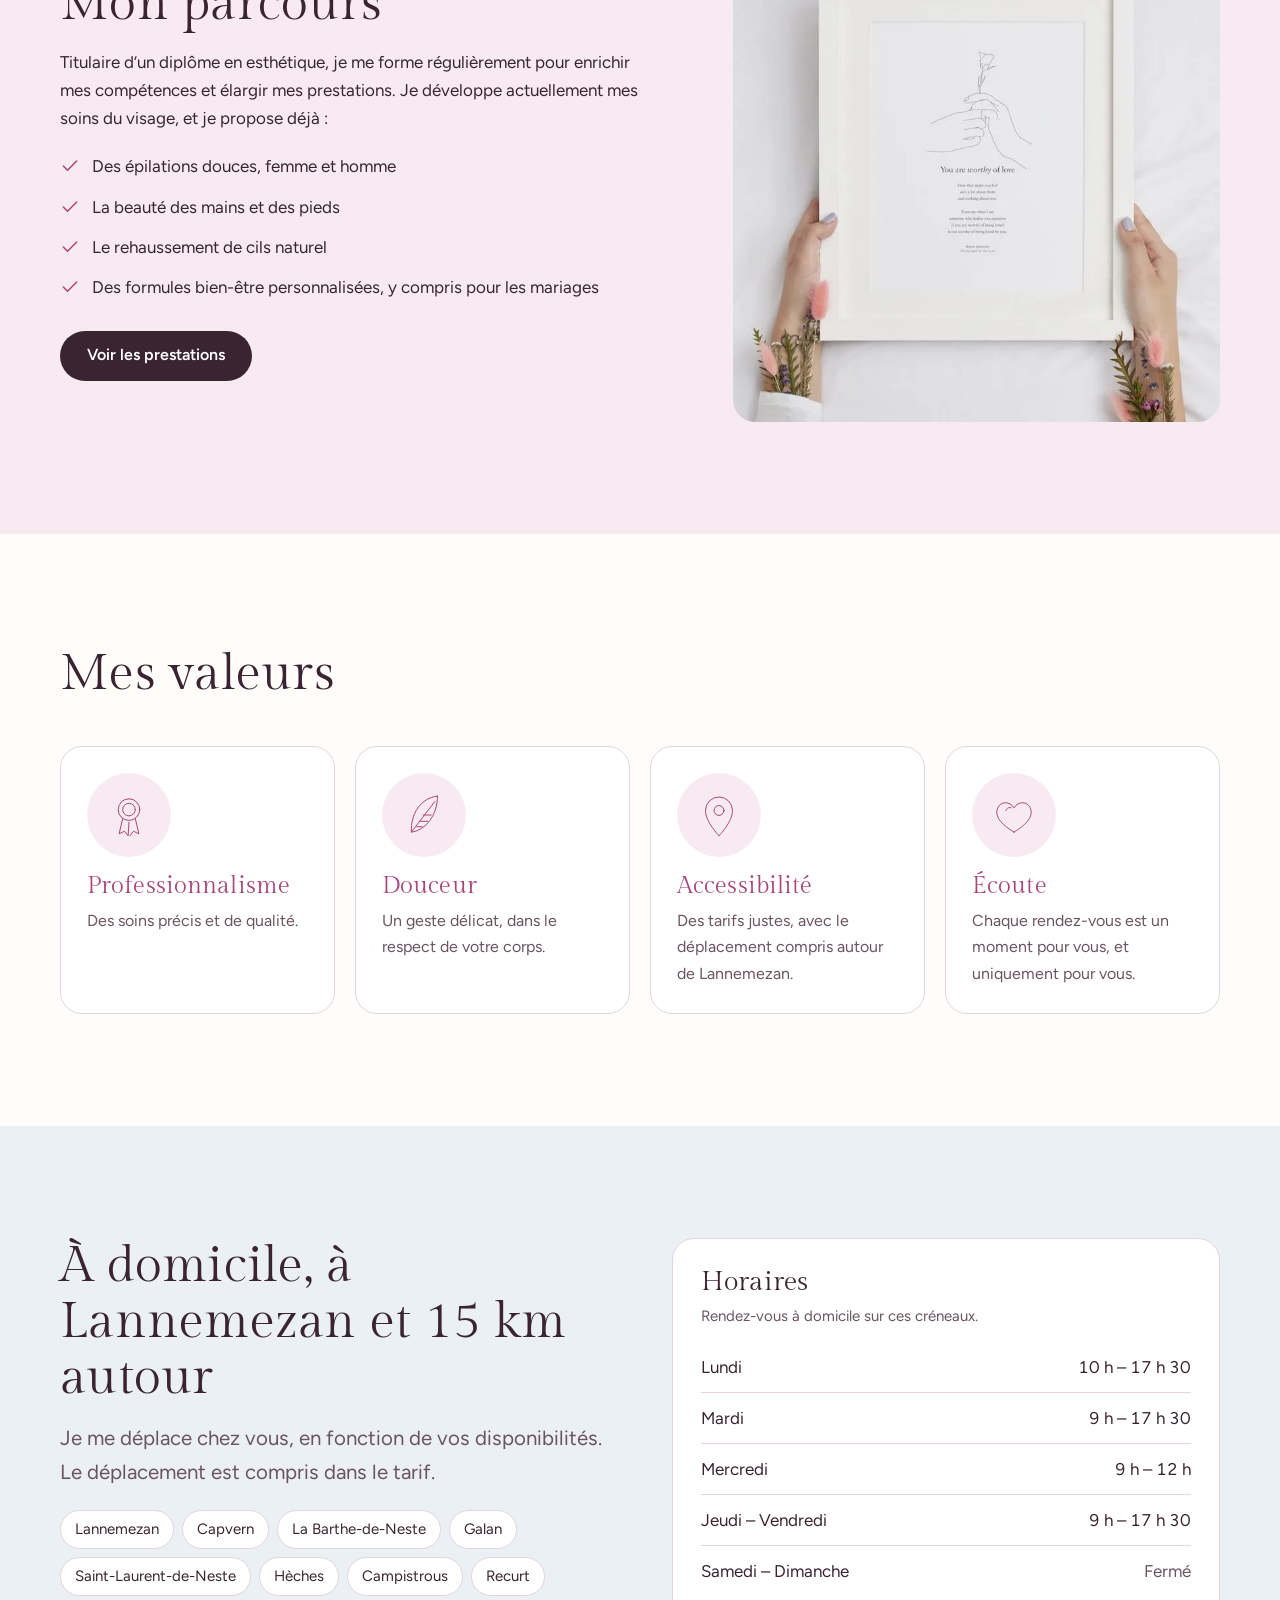
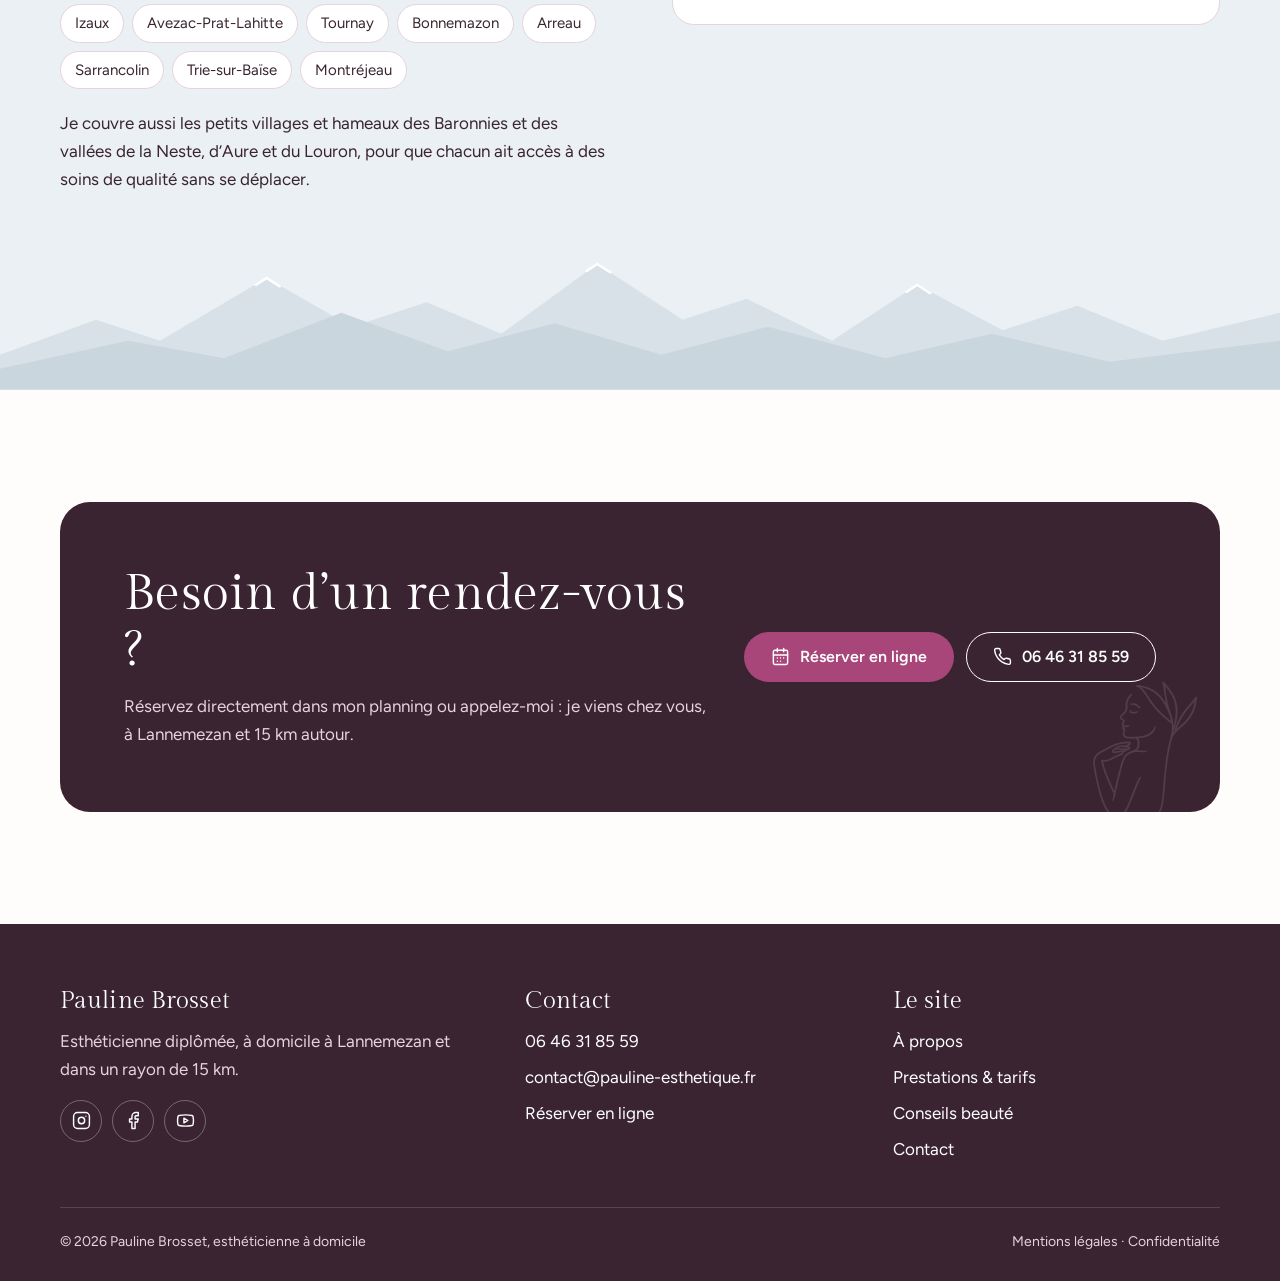
<file: a-propos-de-moi/index.html>
<!doctype html>
<html lang="fr">
<head>
<meta charset="utf-8">
<meta name="viewport" content="width=device-width, initial-scale=1">
<title>Pauline Brosset, esthéticienne diplômée à Lannemezan</title>
<meta name="description" content="Esthéticienne diplômée basée à Lannemezan : soins à domicile pour femmes, hommes, seniors, personnes en EHPAD ou en convalescence. Une approche douce et bienveillante.">
<link rel="canonical" href="https://www.pauline-esthetique.fr/a-propos-de-moi/">
<meta property="og:type" content="website">
<meta property="og:locale" content="fr_FR">
<meta property="og:title" content="Pauline Brosset, esthéticienne diplômée à Lannemezan">
<meta property="og:description" content="Esthéticienne diplômée basée à Lannemezan : soins à domicile pour femmes, hommes, seniors, personnes en EHPAD ou en convalescence. Une approche douce et bienveillante.">
<meta property="og:url" content="https://www.pauline-esthetique.fr/a-propos-de-moi/">
<meta property="og:image" content="https://www.pauline-esthetique.fr/assets/img/pauline.webp">
<meta name="theme-color" content="#3A2431">
<link rel="icon" href="/assets/img/logo.webp" type="image/webp">
<link rel="preconnect" href="https://fonts.googleapis.com">
<link rel="preconnect" href="https://fonts.gstatic.com" crossorigin>
<link rel="stylesheet" href="https://fonts.googleapis.com/css2?family=Figtree:wght@400;500;600&family=Gilda+Display&display=swap">
<link rel="stylesheet" href="/assets/css/site.v4.css">
</head>
<body>
<a class="sr" href="#main">Aller au contenu</a>
<header class="top">
  <div class="wrap">
    <a class="logo" href="/" aria-label="Pauline Brosset, accueil"><img src="/assets/img/logo.webp" alt="" width="58" height="58"><span>Pauline Brosset<small>Esthéticienne à domicile</small></span></a>
    <nav class="nav" id="nav" aria-label="Navigation principale">
      <a href="/">Accueil</a><a href="/a-propos-de-moi/" aria-current=page>À propos</a><a href="/services-tarifs/">Prestations & tarifs</a><a href="/conseils-beaute/">Conseils beauté</a><a href="/contact/">Contact</a><a class="nav-cadeau" href="/services-tarifs/#bons"><svg viewBox="0 0 24 24" fill="none" stroke="currentColor" stroke-width="1.8" stroke-linecap="round" stroke-linejoin="round" aria-hidden="true"><rect x="3" y="8" width="18" height="4" rx="1"/><path d="M12 8v13M19 12v7a2 2 0 0 1-2 2H7a2 2 0 0 1-2-2v-7M7.5 8a2.5 2.5 0 0 1 0-5C10 3 12 8 12 8s2-5 4.5-5a2.5 2.5 0 0 1 0 5"/></svg>Bons cadeaux</a>
    </nav>
    <a class="btn btn-plein btn-tel" href="tel:+33646318559" aria-label="Appeler le 06 46 31 85 59"><svg viewBox="0 0 24 24" fill="none" stroke="currentColor" stroke-width="1.8" stroke-linecap="round" stroke-linejoin="round" aria-hidden="true"><path d="M22 16.9v3a2 2 0 0 1-2.2 2 19.8 19.8 0 0 1-8.6-3.1 19.5 19.5 0 0 1-6-6A19.8 19.8 0 0 1 2.1 4.2 2 2 0 0 1 4.1 2h3a2 2 0 0 1 2 1.7c.1 1 .4 1.9.7 2.8a2 2 0 0 1-.5 2.1L8 9.9a16 16 0 0 0 6 6l1.3-1.3a2 2 0 0 1 2.1-.4c.9.3 1.8.6 2.8.7a2 2 0 0 1 1.7 2z"/></svg><span>06 46 31 85 59</span></a>
    <button class="burger" type="button" aria-label="Menu" aria-expanded="false" aria-controls="nav"><svg viewBox="0 0 24 24" fill="none" stroke="currentColor" stroke-width="1.8" stroke-linecap="round" stroke-linejoin="round" aria-hidden="true"><path d="M4 7h16M4 12h16M4 17h16"/></svg></button>
  </div>
</header>
<main id="main">
<section class="phead a-photo"><svg class="branche" viewBox="0 0 220 260" fill="none" stroke="currentColor" stroke-width="1.6" stroke-linecap="round" stroke-linejoin="round" aria-hidden="true">
<path class="d" pathLength="1" d="M110 252C108 200 104 150 112 96C118 58 130 32 150 10"/>
<path class="d" pathLength="1" d="M111 200C88 194 66 176 58 150C82 152 102 168 111 200Z"/>
<path class="d" pathLength="1" d="M109 158C130 150 150 128 154 102C132 108 114 128 109 158Z"/>
<path class="d" pathLength="1" d="M112 118C92 108 78 86 78 62C98 70 110 92 112 118Z"/>
<path class="d" pathLength="1" d="M120 76C138 70 152 52 156 32C138 38 124 54 120 76Z"/>
<path class="d" pathLength="1" d="M110 226C130 222 150 206 158 186C136 188 118 204 110 226Z"/>
</svg><div class="wrap">
  <div class="ph-tx"><p class="crumb"><a href="/">Accueil</a> / À propos</p>
  <h1>Pauline Brosset, esthéticienne à domicile</h1>
  <p class="lead">Passionnée par le bien-être, la douceur et la beauté au naturel. Basée à Lannemezan, j’ai choisi de venir chez vous, pour un moment de soin sans contrainte de déplacement.</p></div>
  <div class="ph-side"><div class="ph-rond"><img src="/assets/img/pauline.webp" alt="" width="420" height="420"></div><span class="ph-pic" aria-hidden="true"><svg viewBox="0 0 120 120" fill="none" stroke="currentColor" stroke-width="2.2" stroke-linecap="round" stroke-linejoin="round"><path d="M60 98C30 80 16 62 24 44c6-14 26-16 36 0 10-16 30-14 36 0 8 18-6 36-36 54z"/><path d="M42 50c2-6 8-8 12-6"/></svg></span></div>
</div></section>

<section class="sec"><div class="wrap duo">
  <div class="ph"><img src="/assets/img/pauline.webp" alt="Portrait de Pauline Brosset" width="880" height="1100" loading="lazy" style="object-position:50% 20%"></div>
  <div>
    <h2>Une approche humaine et bienveillante</h2>
    <p style="margin-top:16px">Au-delà des soins esthétiques, je crois profondément à l’importance de prendre soin de soi avec bienveillance, à tout âge et dans toutes les situations de vie.</p>
    <p>Chaque rendez-vous est pour moi une rencontre. Je viens chez vous avec mes mains, mais aussi avec mon écoute, pour créer une bulle de coton où vous pouvez simplement « être ». Que ce soit pour un moment de beauté ou un besoin de réconfort, je m’adapte à votre énergie du moment, sans aucun jugement.</p>
    <p>Je travaille avec des femmes et des hommes, des jeunes mamans, des seniors, des personnes en convalescence ou vivant en établissement (EHPAD, résidence, hôpital). Chaque soin est adapté à votre rythme, à vos besoins et à votre confort.</p>
  </div>
</div></section>

<section class="sec poudre"><div class="wrap duo inv">
  <div class="ph"><img src="/assets/img/cadre.webp" alt="" width="720" height="720" loading="lazy"></div>
  <div>
    <h2>Mon parcours</h2>
    <p style="margin-top:16px">Titulaire d’un diplôme en esthétique, je me forme régulièrement pour enrichir mes compétences et élargir mes prestations. Je développe actuellement mes soins du visage, et je propose déjà :</p>
    <ul class="liste">
      <li><svg viewBox="0 0 24 24" fill="none" stroke="currentColor" stroke-width="1.8" stroke-linecap="round" stroke-linejoin="round" aria-hidden="true"><path d="M20 6 9 17l-5-5"/></svg><span>Des épilations douces, femme et homme</span></li>
      <li><svg viewBox="0 0 24 24" fill="none" stroke="currentColor" stroke-width="1.8" stroke-linecap="round" stroke-linejoin="round" aria-hidden="true"><path d="M20 6 9 17l-5-5"/></svg><span>La beauté des mains et des pieds</span></li>
      <li><svg viewBox="0 0 24 24" fill="none" stroke="currentColor" stroke-width="1.8" stroke-linecap="round" stroke-linejoin="round" aria-hidden="true"><path d="M20 6 9 17l-5-5"/></svg><span>Le rehaussement de cils naturel</span></li>
      <li><svg viewBox="0 0 24 24" fill="none" stroke="currentColor" stroke-width="1.8" stroke-linecap="round" stroke-linejoin="round" aria-hidden="true"><path d="M20 6 9 17l-5-5"/></svg><span>Des formules bien-être personnalisées, y compris pour les mariages</span></li>
    </ul>
    <div class="ctas"><a class="btn btn-plein" href="/services-tarifs/">Voir les prestations</a></div>
  </div>
</div></section>

<section class="sec"><div class="wrap">
  <div class="sec-head"><h2>Mes valeurs</h2></div>
  <div class="valeurs">
    <div class="valeur"><span class="ill" aria-hidden="true"><svg viewBox="0 0 120 120" fill="none" stroke="currentColor" stroke-width="2.2" stroke-linecap="round" stroke-linejoin="round"><circle cx="60" cy="48" r="24"/><circle cx="60" cy="48" r="14"/><path d="M46 68l-8 34 12-6 8 10 2-30M74 68l8 34-12-6-8 10"/></svg></span><h3>Professionnalisme</h3><p>Des soins précis et de qualité.</p></div>
    <div class="valeur"><span class="ill" aria-hidden="true"><svg viewBox="0 0 120 120" fill="none" stroke="currentColor" stroke-width="2.2" stroke-linecap="round" stroke-linejoin="round"><path d="M90 18C52 22 30 58 32 98c32-4 58-38 58-80z"/><path d="M32 98 84 30"/><path d="M50 74h18M58 60h18M44 86h12"/></svg></span><h3>Douceur</h3><p>Un geste délicat, dans le respect de votre corps.</p></div>
    <div class="valeur"><span class="ill" aria-hidden="true"><svg viewBox="0 0 120 120" fill="none" stroke="currentColor" stroke-width="2.2" stroke-linecap="round" stroke-linejoin="round"><path d="M60 106S30 76 30 50a30 30 0 0 1 60 0c0 26-30 56-30 56z"/><circle cx="60" cy="50" r="11"/></svg></span><h3>Accessibilité</h3><p>Des tarifs justes, avec le déplacement compris autour de Lannemezan.</p></div>
    <div class="valeur"><span class="ill" aria-hidden="true"><svg viewBox="0 0 120 120" fill="none" stroke="currentColor" stroke-width="2.2" stroke-linecap="round" stroke-linejoin="round"><path d="M60 98C30 80 16 62 24 44c6-14 26-16 36 0 10-16 30-14 36 0 8 18-6 36-36 54z"/><path d="M42 50c2-6 8-8 12-6"/></svg></span><h3>Écoute</h3><p>Chaque rendez-vous est un moment pour vous, et uniquement pour vous.</p></div>
  </div>
</div></section>
<section class="sec brume zone-sec" id="zone"><svg class="montagnes" viewBox="0 0 1200 220" preserveAspectRatio="none" fill="none" aria-hidden="true">
<path d="M0 220V170L90 120L150 150L250 60L330 130L400 95L470 140L560 40L640 120L700 90L780 150L860 70L940 135L1010 100L1090 150L1200 110V220Z" fill="currentColor" opacity=".55"/>
<path d="M0 220V190L120 150L210 175L320 110L420 165L520 125L620 170L720 130L830 175L930 140L1040 180L1200 150V220Z" fill="currentColor"/>
<path d="M240 70L250 60L262 72M550 50L560 40L572 52M850 80L860 70L872 82" stroke="#fff" stroke-width="3" stroke-linecap="round"/>
</svg><div class="wrap zone">
  <div>
    <h2>À domicile, à Lannemezan et 15 km autour</h2>
    <p class="lead" style="margin-top:16px">Je me déplace chez vous, en fonction de vos disponibilités. Le déplacement est compris dans le tarif.</p>
    <ul class="villes"><li>Lannemezan</li><li>Capvern</li><li>La Barthe-de-Neste</li><li>Galan</li><li>Saint-Laurent-de-Neste</li><li>Hèches</li><li>Campistrous</li><li>Recurt</li><li>Izaux</li><li>Avezac-Prat-Lahitte</li><li>Tournay</li><li>Bonnemazon</li><li>Arreau</li><li>Sarrancolin</li><li>Trie-sur-Baïse</li><li>Montréjeau</li></ul>
    <p style="margin-top:20px">Je couvre aussi les petits villages et hameaux des Baronnies et des vallées de la Neste, d’Aure et du Louron, pour que chacun ait accès à des soins de qualité sans se déplacer.</p>
  </div>
  <div class="horaires">
    <h3>Horaires</h3>
    <p class="note" style="margin:0">Rendez-vous à domicile sur ces créneaux.</p>
    <table><tr><td>Lundi</td><td>10 h – 17 h 30</td></tr><tr><td>Mardi</td><td>9 h – 17 h 30</td></tr><tr><td>Mercredi</td><td>9 h – 12 h</td></tr><tr><td>Jeudi – Vendredi</td><td>9 h – 17 h 30</td></tr><tr><td>Samedi – Dimanche</td><td class=f>Fermé</td></tr></table>
  </div>
</div></section>
<section class="sec"><div class="wrap">
  <div class="rdv">
    <div><h2>Besoin d’un rendez-vous ?</h2><p>Réservez directement dans mon planning ou appelez-moi : je viens chez vous, à Lannemezan et 15 km autour.</p></div>
    <div class="ctas"><a class="btn btn-rose" href="https://cal.com/pauline-brosset-estheticienne-xxyi8t" target="_blank" rel="noopener"><svg viewBox="0 0 24 24" fill="none" stroke="currentColor" stroke-width="1.8" stroke-linecap="round" stroke-linejoin="round" aria-hidden="true"><rect x="3" y="4" width="18" height="18" rx="2"/><path d="M16 2v4M8 2v4M3 10h18M8 14h.01M12 14h.01M16 14h.01M8 18h.01M12 18h.01"/></svg>Réserver en ligne</a><a class="btn btn-ligne" href="tel:+33646318559"><svg viewBox="0 0 24 24" fill="none" stroke="currentColor" stroke-width="1.8" stroke-linecap="round" stroke-linejoin="round" aria-hidden="true"><path d="M22 16.9v3a2 2 0 0 1-2.2 2 19.8 19.8 0 0 1-8.6-3.1 19.5 19.5 0 0 1-6-6A19.8 19.8 0 0 1 2.1 4.2 2 2 0 0 1 4.1 2h3a2 2 0 0 1 2 1.7c.1 1 .4 1.9.7 2.8a2 2 0 0 1-.5 2.1L8 9.9a16 16 0 0 0 6 6l1.3-1.3a2 2 0 0 1 2.1-.4c.9.3 1.8.6 2.8.7a2 2 0 0 1 1.7 2z"/></svg>06 46 31 85 59</a></div>
    <img class="trait" src="/assets/img/logo-blanc.webp" alt="" width="180" height="180" loading="lazy">
  </div>
</div></section>
</main>
<footer class="pied">
  <div class="wrap">
    <div class="grille">
      <div>
        <h2>Pauline Brosset</h2>
        <p>Esthéticienne diplômée, à domicile à Lannemezan et dans un rayon de 15 km.</p>
        <div class="reseaux">
          <a href="https://www.instagram.com/pauline_.brosset/" target="_blank" rel="noopener" aria-label="Instagram"><svg viewBox="0 0 24 24" fill="none" stroke="currentColor" stroke-width="1.8" stroke-linecap="round" stroke-linejoin="round" aria-hidden="true"><rect x="2" y="2" width="20" height="20" rx="5"/><circle cx="12" cy="12" r="4"/><path d="M17.5 6.5h.01"/></svg></a>
          <a href="https://www.facebook.com/profile.php?id=61567722997251" target="_blank" rel="noopener" aria-label="Facebook"><svg viewBox="0 0 24 24" fill="none" stroke="currentColor" stroke-width="1.8" stroke-linecap="round" stroke-linejoin="round" aria-hidden="true"><path d="M18 2h-3a5 5 0 0 0-5 5v3H7v4h3v8h4v-8h3l1-4h-4V7a1 1 0 0 1 1-1h3z"/></svg></a>
          <a href="https://www.youtube.com/@PaulineBROSSETEstheticienne" target="_blank" rel="noopener" aria-label="YouTube"><svg viewBox="0 0 24 24" fill="none" stroke="currentColor" stroke-width="1.8" stroke-linecap="round" stroke-linejoin="round" aria-hidden="true"><path d="M2.5 17a24 24 0 0 1 0-10 2 2 0 0 1 1.4-1.4 49.6 49.6 0 0 1 16.2 0A2 2 0 0 1 21.5 7a24 24 0 0 1 0 10 2 2 0 0 1-1.4 1.4 49.6 49.6 0 0 1-16.2 0A2 2 0 0 1 2.5 17"/><path d="m10 15 5-3-5-3z"/></svg></a>
        </div>
      </div>
      <div>
        <h2>Contact</h2>
        <ul>
          <li><a href="tel:+33646318559">06 46 31 85 59</a></li>
          <li><a href="mailto:contact@pauline-esthetique.fr">contact@pauline-esthetique.fr</a></li>
          <li><a href="https://cal.com/pauline-brosset-estheticienne-xxyi8t" target="_blank" rel="noopener">Réserver en ligne</a></li>
        </ul>
      </div>
      <div>
        <h2>Le site</h2>
        <ul>
          <li><a href="/a-propos-de-moi/">À propos</a></li><li><a href="/services-tarifs/">Prestations & tarifs</a></li><li><a href="/conseils-beaute/">Conseils beauté</a></li><li><a href="/contact/">Contact</a></li>
        </ul>
      </div>
    </div>
    <div class="bas">
      <span>© 2026 Pauline Brosset, esthéticienne à domicile</span>
      <span><a href="/contact/mentions-legales/">Mentions légales</a> · <a href="/contact/politique-de-confidentialite/">Confidentialité</a></span>
    </div>
  </div>
</footer>
<div class="barre">
  <a class="btn btn-ligne" href="tel:+33646318559"><svg viewBox="0 0 24 24" fill="none" stroke="currentColor" stroke-width="1.8" stroke-linecap="round" stroke-linejoin="round" aria-hidden="true"><path d="M22 16.9v3a2 2 0 0 1-2.2 2 19.8 19.8 0 0 1-8.6-3.1 19.5 19.5 0 0 1-6-6A19.8 19.8 0 0 1 2.1 4.2 2 2 0 0 1 4.1 2h3a2 2 0 0 1 2 1.7c.1 1 .4 1.9.7 2.8a2 2 0 0 1-.5 2.1L8 9.9a16 16 0 0 0 6 6l1.3-1.3a2 2 0 0 1 2.1-.4c.9.3 1.8.6 2.8.7a2 2 0 0 1 1.7 2z"/></svg>Appeler</a>
  <a class="btn btn-rose" href="https://cal.com/pauline-brosset-estheticienne-xxyi8t" target="_blank" rel="noopener"><svg viewBox="0 0 24 24" fill="none" stroke="currentColor" stroke-width="1.8" stroke-linecap="round" stroke-linejoin="round" aria-hidden="true"><rect x="3" y="4" width="18" height="18" rx="2"/><path d="M16 2v4M8 2v4M3 10h18M8 14h.01M12 14h.01M16 14h.01M8 18h.01M12 18h.01"/></svg>Réserver</a>
</div>
<script src="/assets/js/site.v2.js" defer></script>
</body>
</html>
</file>
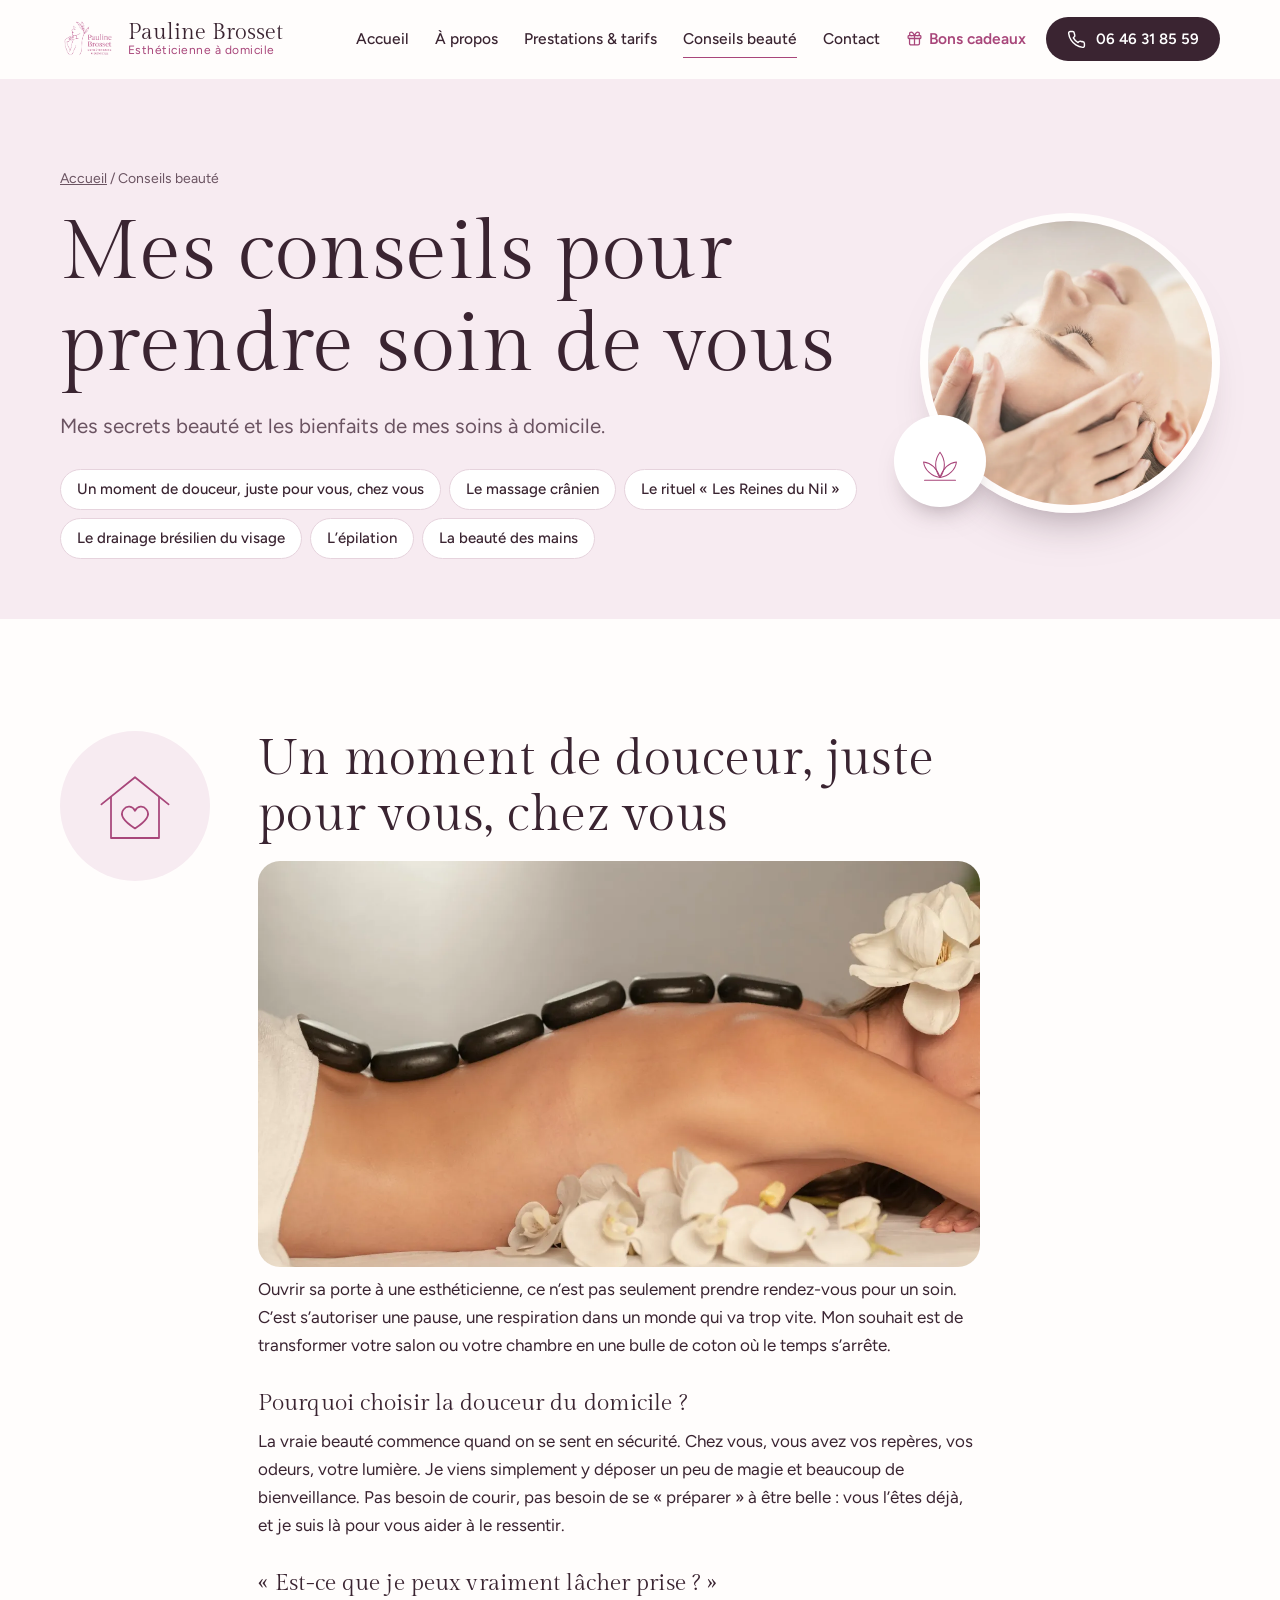
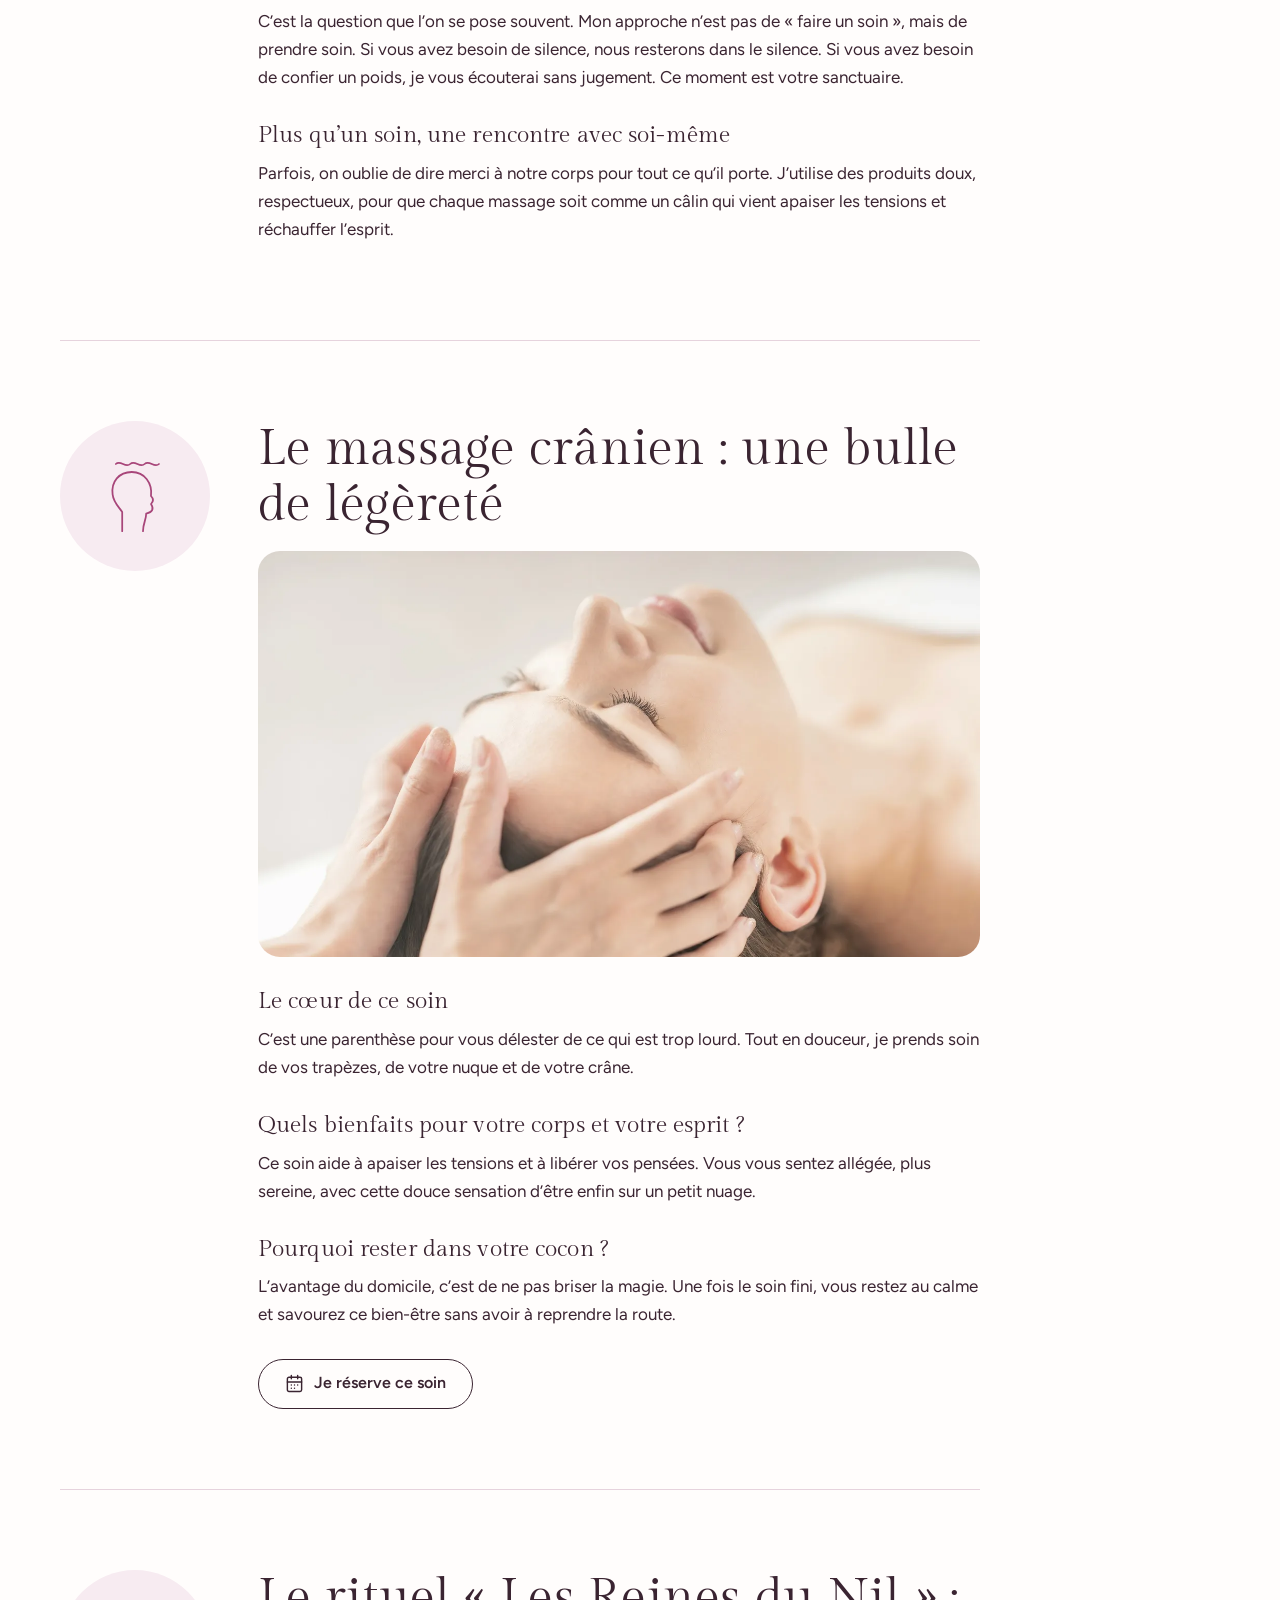
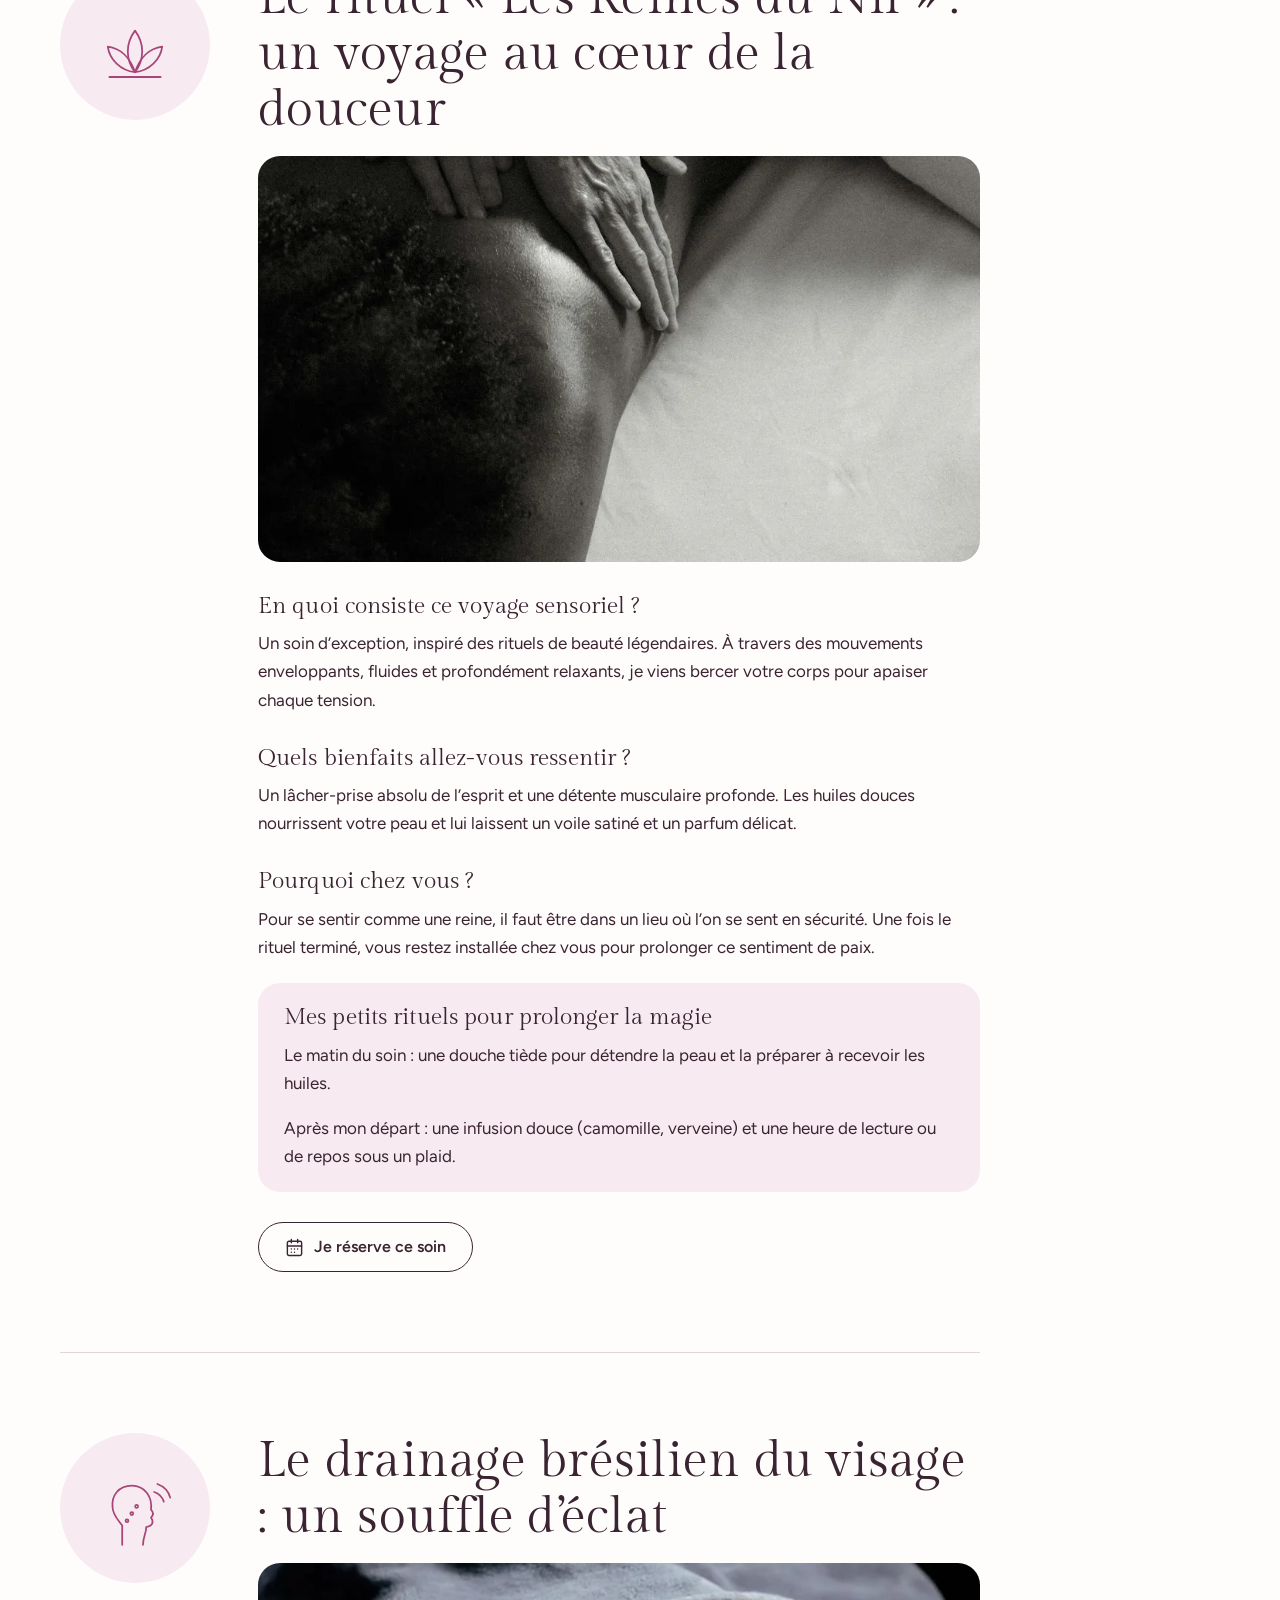
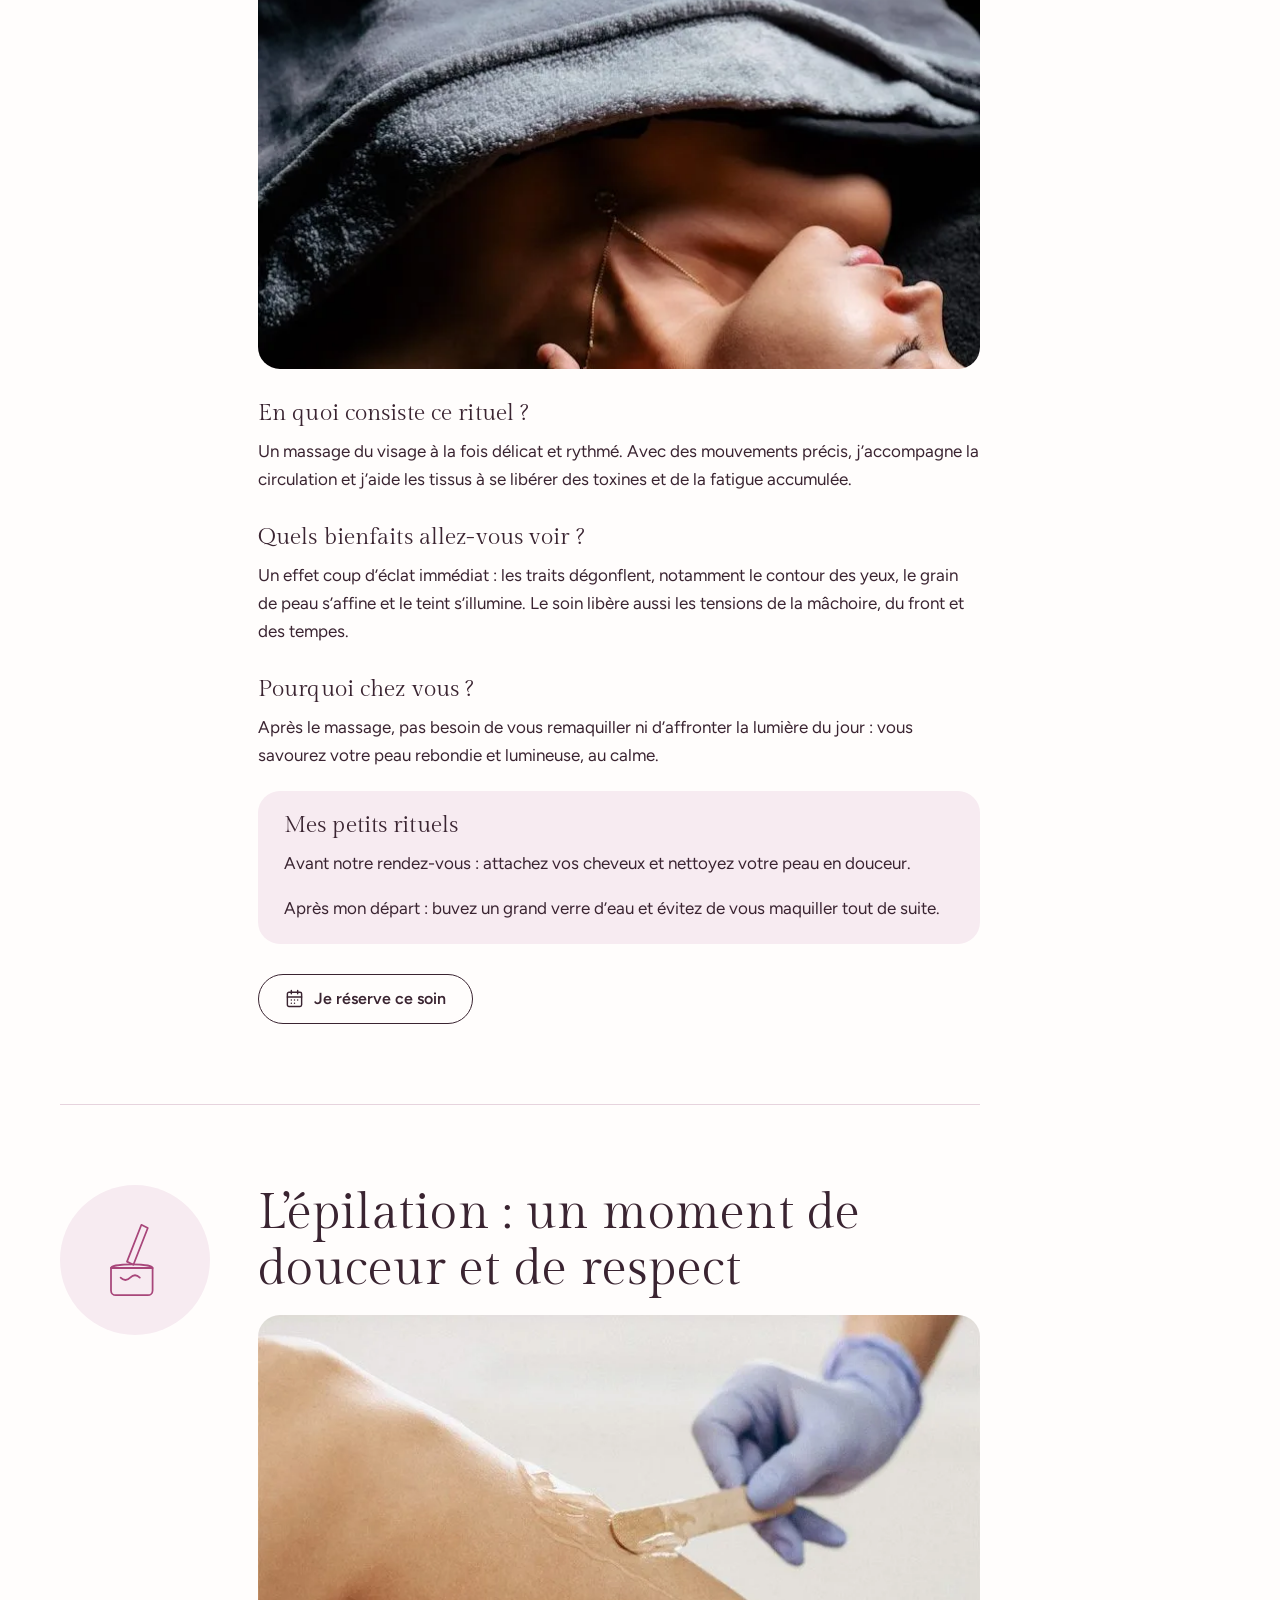
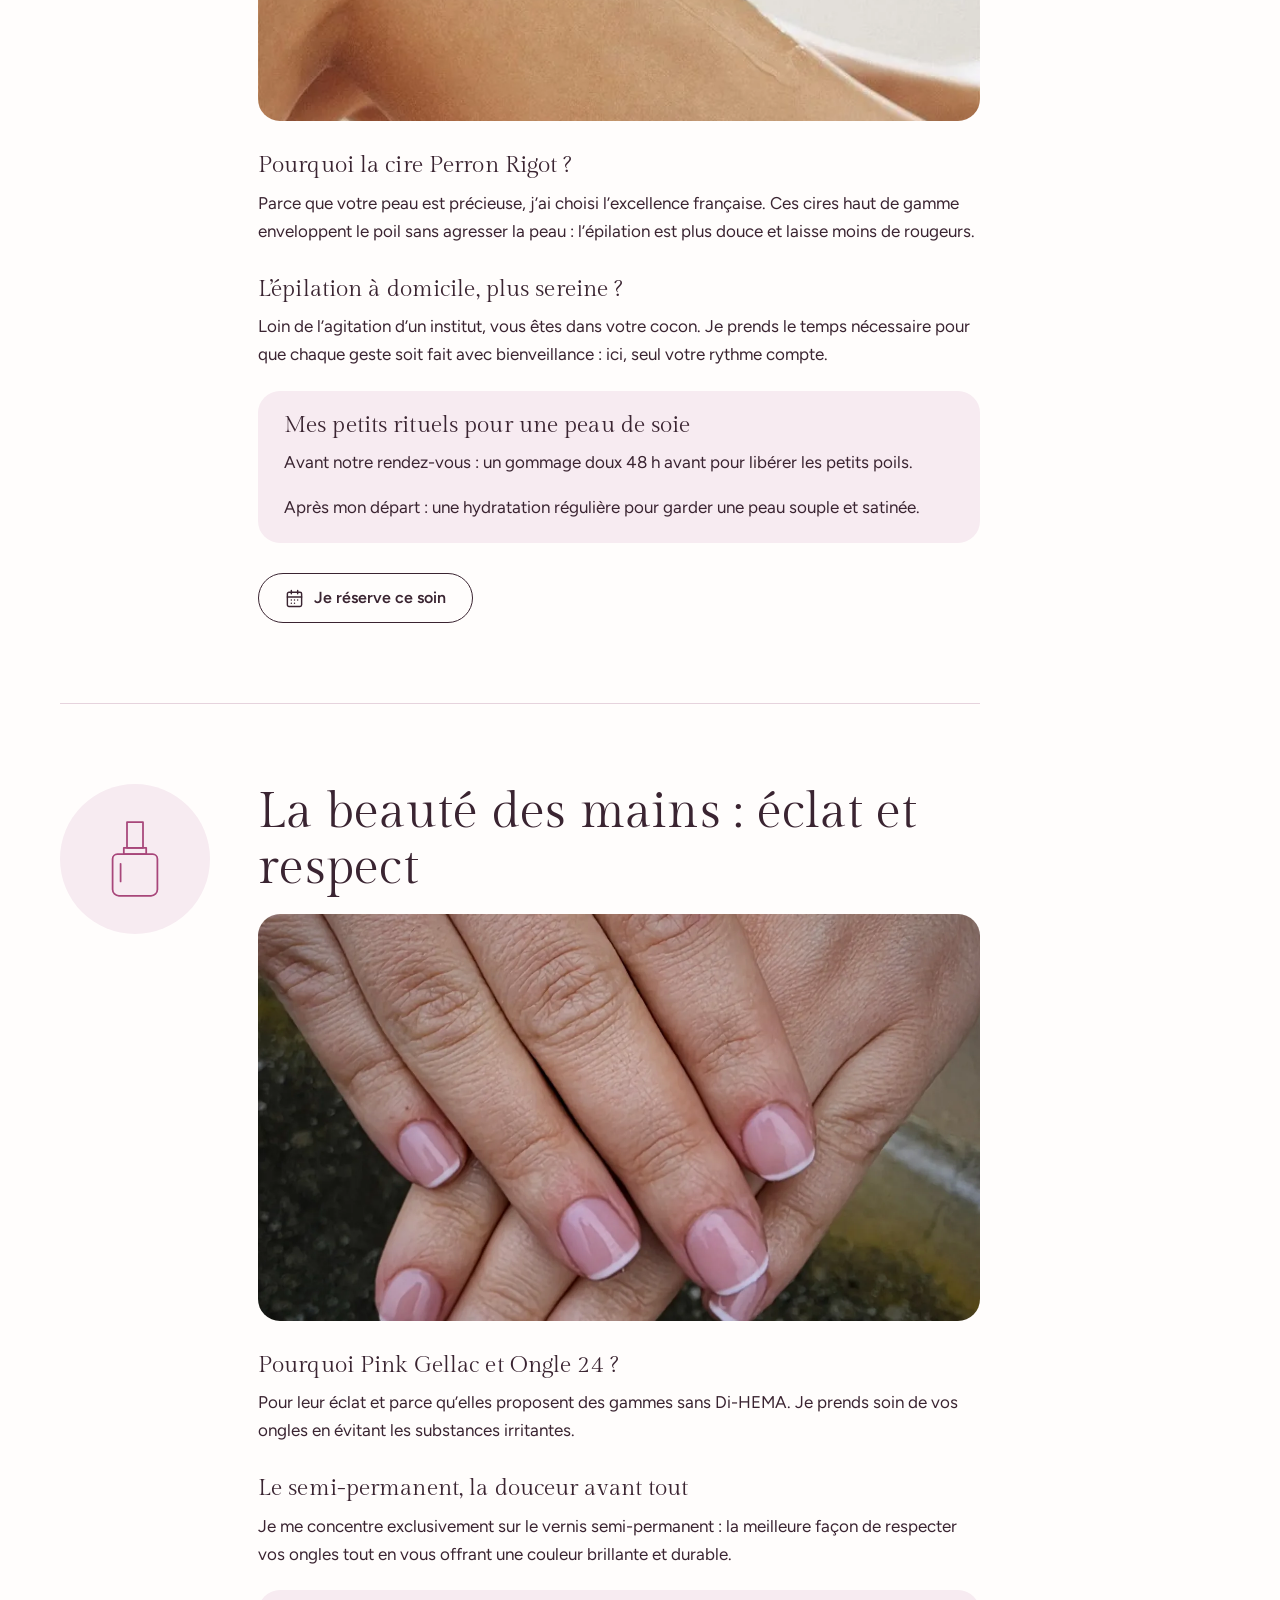
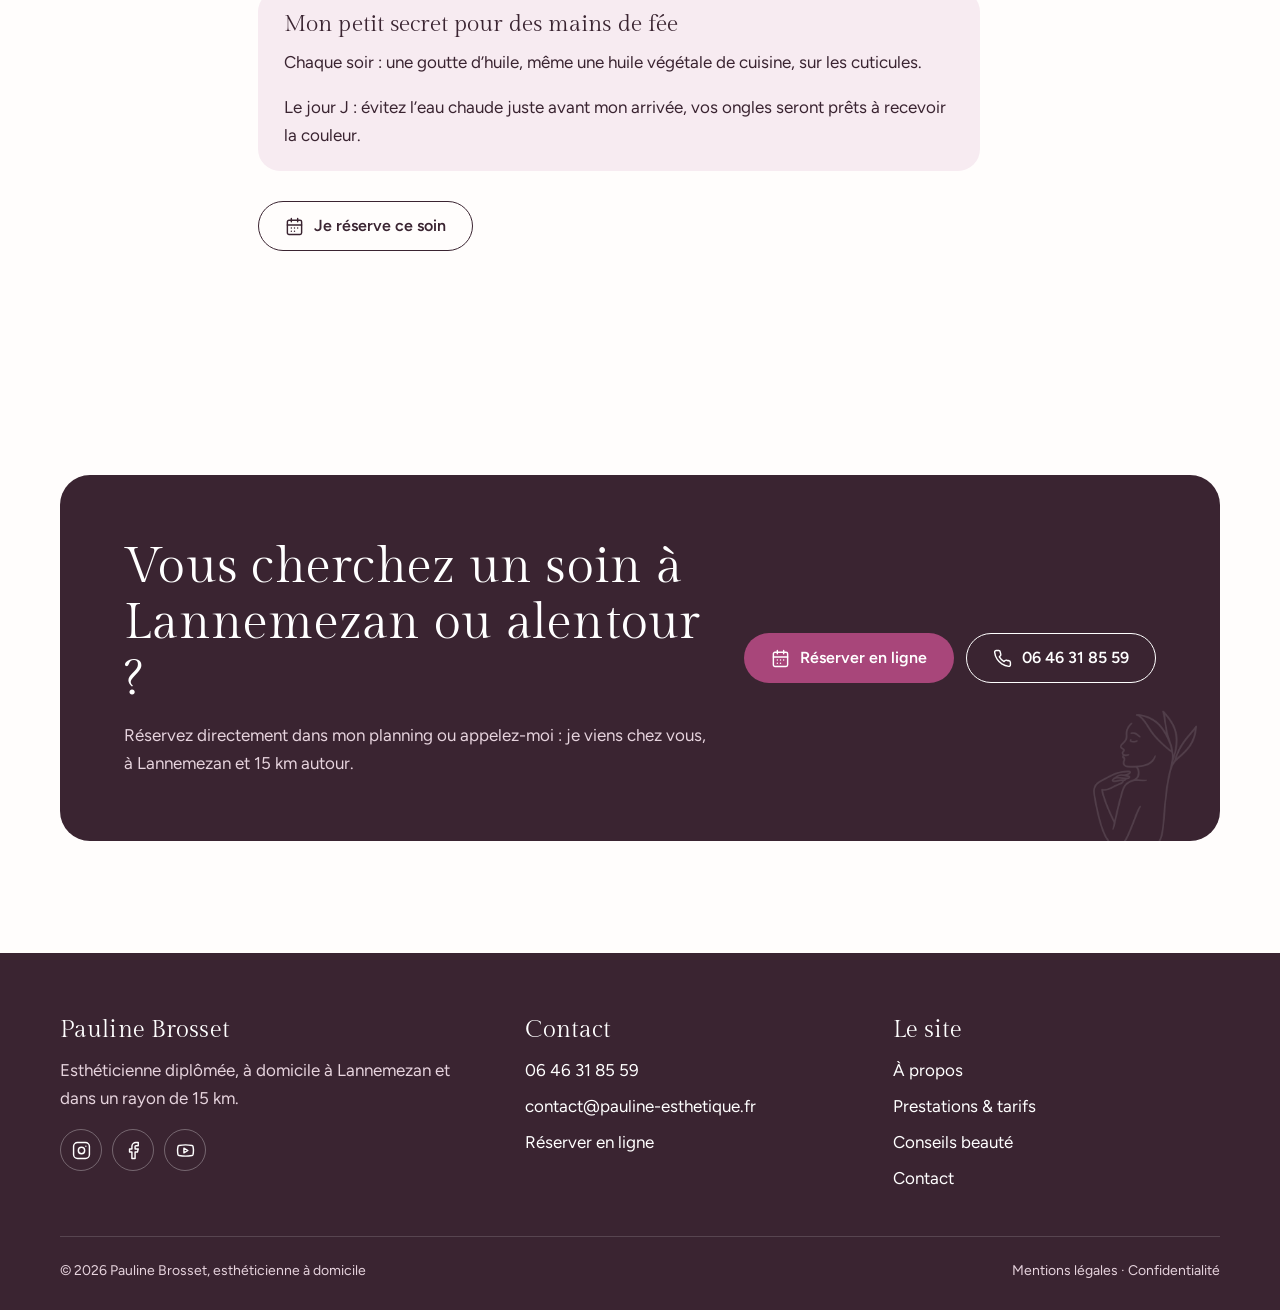
<file: conseils-beaute/index.html>
<!doctype html>
<html lang="fr">
<head>
<meta charset="utf-8">
<meta name="viewport" content="width=device-width, initial-scale=1">
<title>Conseils beauté et bien-être | Pauline Esthétique, Lannemezan</title>
<meta name="description" content="Conseils et rituels beauté de Pauline Brosset : massage crânien, drainage brésilien, épilation à la cire, vernis semi-permanent. Pour prolonger les bienfaits de vos soins à domicile.">
<link rel="canonical" href="https://www.pauline-esthetique.fr/conseils-beaute/">
<meta property="og:type" content="website">
<meta property="og:locale" content="fr_FR">
<meta property="og:title" content="Conseils beauté et bien-être | Pauline Esthétique, Lannemezan">
<meta property="og:description" content="Conseils et rituels beauté de Pauline Brosset : massage crânien, drainage brésilien, épilation à la cire, vernis semi-permanent. Pour prolonger les bienfaits de vos soins à domicile.">
<meta property="og:url" content="https://www.pauline-esthetique.fr/conseils-beaute/">
<meta property="og:image" content="https://www.pauline-esthetique.fr/assets/img/pauline.webp">
<meta name="theme-color" content="#3A2431">
<link rel="icon" href="/assets/img/logo.webp" type="image/webp">
<link rel="preconnect" href="https://fonts.googleapis.com">
<link rel="preconnect" href="https://fonts.gstatic.com" crossorigin>
<link rel="stylesheet" href="https://fonts.googleapis.com/css2?family=Figtree:wght@400;500;600&family=Gilda+Display&display=swap">
<link rel="stylesheet" href="/assets/css/site.v4.css">
</head>
<body>
<a class="sr" href="#main">Aller au contenu</a>
<header class="top">
  <div class="wrap">
    <a class="logo" href="/" aria-label="Pauline Brosset, accueil"><img src="/assets/img/logo.webp" alt="" width="58" height="58"><span>Pauline Brosset<small>Esthéticienne à domicile</small></span></a>
    <nav class="nav" id="nav" aria-label="Navigation principale">
      <a href="/">Accueil</a><a href="/a-propos-de-moi/">À propos</a><a href="/services-tarifs/">Prestations & tarifs</a><a href="/conseils-beaute/" aria-current=page>Conseils beauté</a><a href="/contact/">Contact</a><a class="nav-cadeau" href="/services-tarifs/#bons"><svg viewBox="0 0 24 24" fill="none" stroke="currentColor" stroke-width="1.8" stroke-linecap="round" stroke-linejoin="round" aria-hidden="true"><rect x="3" y="8" width="18" height="4" rx="1"/><path d="M12 8v13M19 12v7a2 2 0 0 1-2 2H7a2 2 0 0 1-2-2v-7M7.5 8a2.5 2.5 0 0 1 0-5C10 3 12 8 12 8s2-5 4.5-5a2.5 2.5 0 0 1 0 5"/></svg>Bons cadeaux</a>
    </nav>
    <a class="btn btn-plein btn-tel" href="tel:+33646318559" aria-label="Appeler le 06 46 31 85 59"><svg viewBox="0 0 24 24" fill="none" stroke="currentColor" stroke-width="1.8" stroke-linecap="round" stroke-linejoin="round" aria-hidden="true"><path d="M22 16.9v3a2 2 0 0 1-2.2 2 19.8 19.8 0 0 1-8.6-3.1 19.5 19.5 0 0 1-6-6A19.8 19.8 0 0 1 2.1 4.2 2 2 0 0 1 4.1 2h3a2 2 0 0 1 2 1.7c.1 1 .4 1.9.7 2.8a2 2 0 0 1-.5 2.1L8 9.9a16 16 0 0 0 6 6l1.3-1.3a2 2 0 0 1 2.1-.4c.9.3 1.8.6 2.8.7a2 2 0 0 1 1.7 2z"/></svg><span>06 46 31 85 59</span></a>
    <button class="burger" type="button" aria-label="Menu" aria-expanded="false" aria-controls="nav"><svg viewBox="0 0 24 24" fill="none" stroke="currentColor" stroke-width="1.8" stroke-linecap="round" stroke-linejoin="round" aria-hidden="true"><path d="M4 7h16M4 12h16M4 17h16"/></svg></button>
  </div>
</header>
<main id="main">
<section class="phead a-photo"><svg class="branche" viewBox="0 0 220 260" fill="none" stroke="currentColor" stroke-width="1.6" stroke-linecap="round" stroke-linejoin="round" aria-hidden="true">
<path class="d" pathLength="1" d="M110 252C108 200 104 150 112 96C118 58 130 32 150 10"/>
<path class="d" pathLength="1" d="M111 200C88 194 66 176 58 150C82 152 102 168 111 200Z"/>
<path class="d" pathLength="1" d="M109 158C130 150 150 128 154 102C132 108 114 128 109 158Z"/>
<path class="d" pathLength="1" d="M112 118C92 108 78 86 78 62C98 70 110 92 112 118Z"/>
<path class="d" pathLength="1" d="M120 76C138 70 152 52 156 32C138 38 124 54 120 76Z"/>
<path class="d" pathLength="1" d="M110 226C130 222 150 206 158 186C136 188 118 204 110 226Z"/>
</svg><div class="wrap">
  <div class="ph-tx"><p class="crumb"><a href="/">Accueil</a> / Conseils beauté</p>
  <h1>Mes conseils pour prendre soin de vous</h1>
  <p class="lead">Mes secrets beauté et les bienfaits de mes soins à domicile.</p><nav class="sommaire" aria-label="Articles"><a href="#domicile">Un moment de douceur, juste pour vous, chez vous</a><a href="#massage-cranien">Le massage crânien</a><a href="#reines-du-nil">Le rituel « Les Reines du Nil »</a><a href="#drainage-visage">Le drainage brésilien du visage</a><a href="#epilation">L’épilation</a><a href="#mains">La beauté des mains</a></nav></div>
  <div class="ph-side"><div class="ph-rond"><img src="/assets/img/massage-cranien.webp" alt="" width="420" height="420"></div><span class="ph-pic" aria-hidden="true"><svg viewBox="0 0 120 120" fill="none" stroke="currentColor" stroke-width="2.2" stroke-linecap="round" stroke-linejoin="round"><path d="M60 94c-12-16-12-36 0-52 12 16 12 36 0 52z"/><path d="M60 94c-18-2-32-16-34-32 16 2 28 14 34 32z"/><path d="M60 94c18-2 32-16 34-32-16 2-28 14-34 32z"/><path d="M28 100h64"/></svg></span></div>
</div></section>
<section class="sec"><div class="wrap"><article class="article" id="domicile" style="scroll-margin-top:100px"><span class="art-ill" aria-hidden="true"><svg viewBox="0 0 120 120" fill="none" stroke="currentColor" stroke-width="2.2" stroke-linecap="round" stroke-linejoin="round"><path d="M18 58 60 24l42 34"/><path d="M30 49v51h60V49"/><path d="M60 88c-14-9-20-17-14-24 4-5 11-4 14 2 3-6 10-7 14-2 6 7 0 15-14 24z"/></svg></span><div class="art-tx"><h2>Un moment de douceur, juste pour vous, chez vous</h2><figure class="art-ph"><img src="/assets/img/domicile.webp" alt="Massage aux pierres chaudes" width="1400" height="800" loading="lazy"></figure><p>Ouvrir sa porte à une esthéticienne, ce n’est pas seulement prendre rendez-vous pour un soin. C’est s’autoriser une pause, une respiration dans un monde qui va trop vite. Mon souhait est de transformer votre salon ou votre chambre en une bulle de coton où le temps s’arrête.</p><h3>Pourquoi choisir la douceur du domicile ?</h3><p>La vraie beauté commence quand on se sent en sécurité. Chez vous, vous avez vos repères, vos odeurs, votre lumière. Je viens simplement y déposer un peu de magie et beaucoup de bienveillance. Pas besoin de courir, pas besoin de se « préparer » à être belle : vous l’êtes déjà, et je suis là pour vous aider à le ressentir.</p><h3>« Est-ce que je peux vraiment lâcher prise ? »</h3><p>C’est la question que l’on se pose souvent. Mon approche n’est pas de « faire un soin », mais de prendre soin. Si vous avez besoin de silence, nous resterons dans le silence. Si vous avez besoin de confier un poids, je vous écouterai sans jugement. Ce moment est votre sanctuaire.</p><h3>Plus qu’un soin, une rencontre avec soi-même</h3><p>Parfois, on oublie de dire merci à notre corps pour tout ce qu’il porte. J’utilise des produits doux, respectueux, pour que chaque massage soit comme un câlin qui vient apaiser les tensions et réchauffer l’esprit.</p></div></article><article class="article" id="massage-cranien" style="scroll-margin-top:100px"><span class="art-ill" aria-hidden="true"><svg viewBox="0 0 120 120" fill="none" stroke="currentColor" stroke-width="2.2" stroke-linecap="round" stroke-linejoin="round"><path d="M70 104c0-10 4-14 4-22 8-2 10-6 6-12 4-4 2-8 0-10 2-16-8-30-24-30S30 42 32 58c1 10 8 16 12 22v24"/><path d="M36 20c6-6 12 6 18 0s12 6 18 0 12 6 18 0"/></svg></span><div class="art-tx"><h2>Le massage crânien : une bulle de légèreté</h2><figure class="art-ph"><img src="/assets/img/massage-cranien.webp" alt="Massage crânien" width="1400" height="800" loading="lazy"></figure><h3>Le cœur de ce soin</h3><p>C’est une parenthèse pour vous délester de ce qui est trop lourd. Tout en douceur, je prends soin de vos trapèzes, de votre nuque et de votre crâne.</p><h3>Quels bienfaits pour votre corps et votre esprit ?</h3><p>Ce soin aide à apaiser les tensions et à libérer vos pensées. Vous vous sentez allégée, plus sereine, avec cette douce sensation d’être enfin sur un petit nuage.</p><h3>Pourquoi rester dans votre cocon ?</h3><p>L’avantage du domicile, c’est de ne pas briser la magie. Une fois le soin fini, vous restez au calme et savourez ce bien-être sans avoir à reprendre la route.</p><div class="ctas"><a class="btn btn-ligne" href="https://cal.com/pauline-brosset-estheticienne-xxyi8t/massage-cranien" target="_blank" rel="noopener"><svg viewBox="0 0 24 24" fill="none" stroke="currentColor" stroke-width="1.8" stroke-linecap="round" stroke-linejoin="round" aria-hidden="true"><rect x="3" y="4" width="18" height="18" rx="2"/><path d="M16 2v4M8 2v4M3 10h18M8 14h.01M12 14h.01M16 14h.01M8 18h.01M12 18h.01"/></svg>Je réserve ce soin</a></div></div></article><article class="article" id="reines-du-nil" style="scroll-margin-top:100px"><span class="art-ill" aria-hidden="true"><svg viewBox="0 0 120 120" fill="none" stroke="currentColor" stroke-width="2.2" stroke-linecap="round" stroke-linejoin="round"><path d="M60 94c-12-16-12-36 0-52 12 16 12 36 0 52z"/><path d="M60 94c-18-2-32-16-34-32 16 2 28 14 34 32z"/><path d="M60 94c18-2 32-16 34-32-16 2-28 14-34 32z"/><path d="M28 100h64"/></svg></span><div class="art-tx"><h2>Le rituel « Les Reines du Nil » : un voyage au cœur de la douceur</h2><figure class="art-ph"><img src="/assets/img/massage-corps.webp" alt="Massage du corps" width="1400" height="800" loading="lazy"></figure><h3>En quoi consiste ce voyage sensoriel ?</h3><p>Un soin d’exception, inspiré des rituels de beauté légendaires. À travers des mouvements enveloppants, fluides et profondément relaxants, je viens bercer votre corps pour apaiser chaque tension.</p><h3>Quels bienfaits allez-vous ressentir ?</h3><p>Un lâcher-prise absolu de l’esprit et une détente musculaire profonde. Les huiles douces nourrissent votre peau et lui laissent un voile satiné et un parfum délicat.</p><h3>Pourquoi chez vous ?</h3><p>Pour se sentir comme une reine, il faut être dans un lieu où l’on se sent en sécurité. Une fois le rituel terminé, vous restez installée chez vous pour prolonger ce sentiment de paix.</p><div class="astuce"><h3 style="margin-top:0">Mes petits rituels pour prolonger la magie</h3><p>Le matin du soin : une douche tiède pour détendre la peau et la préparer à recevoir les huiles.</p><p>Après mon départ : une infusion douce (camomille, verveine) et une heure de lecture ou de repos sous un plaid.</p></div><div class="ctas"><a class="btn btn-ligne" href="https://cal.com/pauline-brosset-estheticienne-xxyi8t/massage-les-reines-du-nil" target="_blank" rel="noopener"><svg viewBox="0 0 24 24" fill="none" stroke="currentColor" stroke-width="1.8" stroke-linecap="round" stroke-linejoin="round" aria-hidden="true"><rect x="3" y="4" width="18" height="18" rx="2"/><path d="M16 2v4M8 2v4M3 10h18M8 14h.01M12 14h.01M16 14h.01M8 18h.01M12 18h.01"/></svg>Je réserve ce soin</a></div></div></article><article class="article" id="drainage-visage" style="scroll-margin-top:100px"><span class="art-ill" aria-hidden="true"><svg viewBox="0 0 120 120" fill="none" stroke="currentColor" stroke-width="2.2" stroke-linecap="round" stroke-linejoin="round"><path d="M70 106c0-10 4-14 4-22 8-2 10-6 6-12 4-4 2-8 0-10 2-16-8-30-24-30S30 44 32 60c1 10 8 16 12 22v24"/><circle cx="62" cy="58" r="1.8"/><circle cx="56" cy="67" r="1.8"/><circle cx="50" cy="76" r="1.8"/><path d="M84 40c6 2 10 6 12 12M88 30c8 3 14 9 16 17"/></svg></span><div class="art-tx"><h2>Le drainage brésilien du visage : un souffle d’éclat</h2><figure class="art-ph"><img src="/assets/img/soin.webp" alt="Soin du visage" width="1400" height="800" loading="lazy"></figure><h3>En quoi consiste ce rituel ?</h3><p>Un massage du visage à la fois délicat et rythmé. Avec des mouvements précis, j’accompagne la circulation et j’aide les tissus à se libérer des toxines et de la fatigue accumulée.</p><h3>Quels bienfaits allez-vous voir ?</h3><p>Un effet coup d’éclat immédiat : les traits dégonflent, notamment le contour des yeux, le grain de peau s’affine et le teint s’illumine. Le soin libère aussi les tensions de la mâchoire, du front et des tempes.</p><h3>Pourquoi chez vous ?</h3><p>Après le massage, pas besoin de vous remaquiller ni d’affronter la lumière du jour : vous savourez votre peau rebondie et lumineuse, au calme.</p><div class="astuce"><h3 style="margin-top:0">Mes petits rituels</h3><p>Avant notre rendez-vous : attachez vos cheveux et nettoyez votre peau en douceur.</p><p>Après mon départ : buvez un grand verre d’eau et évitez de vous maquiller tout de suite.</p></div><div class="ctas"><a class="btn btn-ligne" href="https://cal.com/pauline-brosset-estheticienne-xxyi8t/drainage-bresilien-visage" target="_blank" rel="noopener"><svg viewBox="0 0 24 24" fill="none" stroke="currentColor" stroke-width="1.8" stroke-linecap="round" stroke-linejoin="round" aria-hidden="true"><rect x="3" y="4" width="18" height="18" rx="2"/><path d="M16 2v4M8 2v4M3 10h18M8 14h.01M12 14h.01M16 14h.01M8 18h.01M12 18h.01"/></svg>Je réserve ce soin</a></div></div></article><article class="article" id="epilation" style="scroll-margin-top:100px"><span class="art-ill" aria-hidden="true"><svg viewBox="0 0 120 120" fill="none" stroke="currentColor" stroke-width="2.2" stroke-linecap="round" stroke-linejoin="round"><path d="M30 70h52v28a6 6 0 0 1-6 6H36a6 6 0 0 1-6-6z"/><path d="M30 70c0-6 52-6 52 0"/><path d="M68 16l8 4-18 46-8-4z"/><path d="M42 82c4 4 8 4 12 0s8-4 12 0"/></svg></span><div class="art-tx"><h2>L’épilation : un moment de douceur et de respect</h2><figure class="art-ph"><img src="/assets/img/epilation.webp" alt="Épilation à la cire" width="1400" height="800" loading="lazy"></figure><h3>Pourquoi la cire Perron Rigot ?</h3><p>Parce que votre peau est précieuse, j’ai choisi l’excellence française. Ces cires haut de gamme enveloppent le poil sans agresser la peau : l’épilation est plus douce et laisse moins de rougeurs.</p><h3>L’épilation à domicile, plus sereine ?</h3><p>Loin de l’agitation d’un institut, vous êtes dans votre cocon. Je prends le temps nécessaire pour que chaque geste soit fait avec bienveillance : ici, seul votre rythme compte.</p><div class="astuce"><h3 style="margin-top:0">Mes petits rituels pour une peau de soie</h3><p>Avant notre rendez-vous : un gommage doux 48 h avant pour libérer les petits poils.</p><p>Après mon départ : une hydratation régulière pour garder une peau souple et satinée.</p></div><div class="ctas"><a class="btn btn-ligne" href="https://cal.com/pauline-brosset-estheticienne-xxyi8t/sourcils" target="_blank" rel="noopener"><svg viewBox="0 0 24 24" fill="none" stroke="currentColor" stroke-width="1.8" stroke-linecap="round" stroke-linejoin="round" aria-hidden="true"><rect x="3" y="4" width="18" height="18" rx="2"/><path d="M16 2v4M8 2v4M3 10h18M8 14h.01M12 14h.01M16 14h.01M8 18h.01M12 18h.01"/></svg>Je réserve ce soin</a></div></div></article><article class="article" id="mains" style="scroll-margin-top:100px"><span class="art-ill" aria-hidden="true"><svg viewBox="0 0 120 120" fill="none" stroke="currentColor" stroke-width="2.2" stroke-linecap="round" stroke-linejoin="round"><path d="M50 14h20v32H50z"/><path d="M46 46h28v8H46z"/><path d="M38 54h44a6 6 0 0 1 6 6v38a8 8 0 0 1-8 8H40a8 8 0 0 1-8-8V60a6 6 0 0 1 6-6z"/><path d="M42 66v22"/></svg></span><div class="art-tx"><h2>La beauté des mains : éclat et respect</h2><figure class="art-ph"><img src="/assets/img/french.webp" alt="French manucure en semi-permanent" width="1400" height="800" loading="lazy"></figure><h3>Pourquoi Pink Gellac et Ongle 24 ?</h3><p>Pour leur éclat et parce qu’elles proposent des gammes sans Di-HEMA. Je prends soin de vos ongles en évitant les substances irritantes.</p><h3>Le semi-permanent, la douceur avant tout</h3><p>Je me concentre exclusivement sur le vernis semi-permanent : la meilleure façon de respecter vos ongles tout en vous offrant une couleur brillante et durable.</p><div class="astuce"><h3 style="margin-top:0">Mon petit secret pour des mains de fée</h3><p>Chaque soir : une goutte d’huile, même une huile végétale de cuisine, sur les cuticules.</p><p>Le jour J : évitez l’eau chaude juste avant mon arrivée, vos ongles seront prêts à recevoir la couleur.</p></div><div class="ctas"><a class="btn btn-ligne" href="https://cal.com/pauline-brosset-estheticienne-xxyi8t/beaute-des-mains" target="_blank" rel="noopener"><svg viewBox="0 0 24 24" fill="none" stroke="currentColor" stroke-width="1.8" stroke-linecap="round" stroke-linejoin="round" aria-hidden="true"><rect x="3" y="4" width="18" height="18" rx="2"/><path d="M16 2v4M8 2v4M3 10h18M8 14h.01M12 14h.01M16 14h.01M8 18h.01M12 18h.01"/></svg>Je réserve ce soin</a></div></div></article></div></section><section class="sec"><div class="wrap">
  <div class="rdv">
    <div><h2>Vous cherchez un soin à Lannemezan ou alentour ?</h2><p>Réservez directement dans mon planning ou appelez-moi : je viens chez vous, à Lannemezan et 15 km autour.</p></div>
    <div class="ctas"><a class="btn btn-rose" href="https://cal.com/pauline-brosset-estheticienne-xxyi8t" target="_blank" rel="noopener"><svg viewBox="0 0 24 24" fill="none" stroke="currentColor" stroke-width="1.8" stroke-linecap="round" stroke-linejoin="round" aria-hidden="true"><rect x="3" y="4" width="18" height="18" rx="2"/><path d="M16 2v4M8 2v4M3 10h18M8 14h.01M12 14h.01M16 14h.01M8 18h.01M12 18h.01"/></svg>Réserver en ligne</a><a class="btn btn-ligne" href="tel:+33646318559"><svg viewBox="0 0 24 24" fill="none" stroke="currentColor" stroke-width="1.8" stroke-linecap="round" stroke-linejoin="round" aria-hidden="true"><path d="M22 16.9v3a2 2 0 0 1-2.2 2 19.8 19.8 0 0 1-8.6-3.1 19.5 19.5 0 0 1-6-6A19.8 19.8 0 0 1 2.1 4.2 2 2 0 0 1 4.1 2h3a2 2 0 0 1 2 1.7c.1 1 .4 1.9.7 2.8a2 2 0 0 1-.5 2.1L8 9.9a16 16 0 0 0 6 6l1.3-1.3a2 2 0 0 1 2.1-.4c.9.3 1.8.6 2.8.7a2 2 0 0 1 1.7 2z"/></svg>06 46 31 85 59</a></div>
    <img class="trait" src="/assets/img/logo-blanc.webp" alt="" width="180" height="180" loading="lazy">
  </div>
</div></section>
</main>
<footer class="pied">
  <div class="wrap">
    <div class="grille">
      <div>
        <h2>Pauline Brosset</h2>
        <p>Esthéticienne diplômée, à domicile à Lannemezan et dans un rayon de 15 km.</p>
        <div class="reseaux">
          <a href="https://www.instagram.com/pauline_.brosset/" target="_blank" rel="noopener" aria-label="Instagram"><svg viewBox="0 0 24 24" fill="none" stroke="currentColor" stroke-width="1.8" stroke-linecap="round" stroke-linejoin="round" aria-hidden="true"><rect x="2" y="2" width="20" height="20" rx="5"/><circle cx="12" cy="12" r="4"/><path d="M17.5 6.5h.01"/></svg></a>
          <a href="https://www.facebook.com/profile.php?id=61567722997251" target="_blank" rel="noopener" aria-label="Facebook"><svg viewBox="0 0 24 24" fill="none" stroke="currentColor" stroke-width="1.8" stroke-linecap="round" stroke-linejoin="round" aria-hidden="true"><path d="M18 2h-3a5 5 0 0 0-5 5v3H7v4h3v8h4v-8h3l1-4h-4V7a1 1 0 0 1 1-1h3z"/></svg></a>
          <a href="https://www.youtube.com/@PaulineBROSSETEstheticienne" target="_blank" rel="noopener" aria-label="YouTube"><svg viewBox="0 0 24 24" fill="none" stroke="currentColor" stroke-width="1.8" stroke-linecap="round" stroke-linejoin="round" aria-hidden="true"><path d="M2.5 17a24 24 0 0 1 0-10 2 2 0 0 1 1.4-1.4 49.6 49.6 0 0 1 16.2 0A2 2 0 0 1 21.5 7a24 24 0 0 1 0 10 2 2 0 0 1-1.4 1.4 49.6 49.6 0 0 1-16.2 0A2 2 0 0 1 2.5 17"/><path d="m10 15 5-3-5-3z"/></svg></a>
        </div>
      </div>
      <div>
        <h2>Contact</h2>
        <ul>
          <li><a href="tel:+33646318559">06 46 31 85 59</a></li>
          <li><a href="mailto:contact@pauline-esthetique.fr">contact@pauline-esthetique.fr</a></li>
          <li><a href="https://cal.com/pauline-brosset-estheticienne-xxyi8t" target="_blank" rel="noopener">Réserver en ligne</a></li>
        </ul>
      </div>
      <div>
        <h2>Le site</h2>
        <ul>
          <li><a href="/a-propos-de-moi/">À propos</a></li><li><a href="/services-tarifs/">Prestations & tarifs</a></li><li><a href="/conseils-beaute/">Conseils beauté</a></li><li><a href="/contact/">Contact</a></li>
        </ul>
      </div>
    </div>
    <div class="bas">
      <span>© 2026 Pauline Brosset, esthéticienne à domicile</span>
      <span><a href="/contact/mentions-legales/">Mentions légales</a> · <a href="/contact/politique-de-confidentialite/">Confidentialité</a></span>
    </div>
  </div>
</footer>
<div class="barre">
  <a class="btn btn-ligne" href="tel:+33646318559"><svg viewBox="0 0 24 24" fill="none" stroke="currentColor" stroke-width="1.8" stroke-linecap="round" stroke-linejoin="round" aria-hidden="true"><path d="M22 16.9v3a2 2 0 0 1-2.2 2 19.8 19.8 0 0 1-8.6-3.1 19.5 19.5 0 0 1-6-6A19.8 19.8 0 0 1 2.1 4.2 2 2 0 0 1 4.1 2h3a2 2 0 0 1 2 1.7c.1 1 .4 1.9.7 2.8a2 2 0 0 1-.5 2.1L8 9.9a16 16 0 0 0 6 6l1.3-1.3a2 2 0 0 1 2.1-.4c.9.3 1.8.6 2.8.7a2 2 0 0 1 1.7 2z"/></svg>Appeler</a>
  <a class="btn btn-rose" href="https://cal.com/pauline-brosset-estheticienne-xxyi8t" target="_blank" rel="noopener"><svg viewBox="0 0 24 24" fill="none" stroke="currentColor" stroke-width="1.8" stroke-linecap="round" stroke-linejoin="round" aria-hidden="true"><rect x="3" y="4" width="18" height="18" rx="2"/><path d="M16 2v4M8 2v4M3 10h18M8 14h.01M12 14h.01M16 14h.01M8 18h.01M12 18h.01"/></svg>Réserver</a>
</div>
<script src="/assets/js/site.v2.js" defer></script>
</body>
</html>
</file>
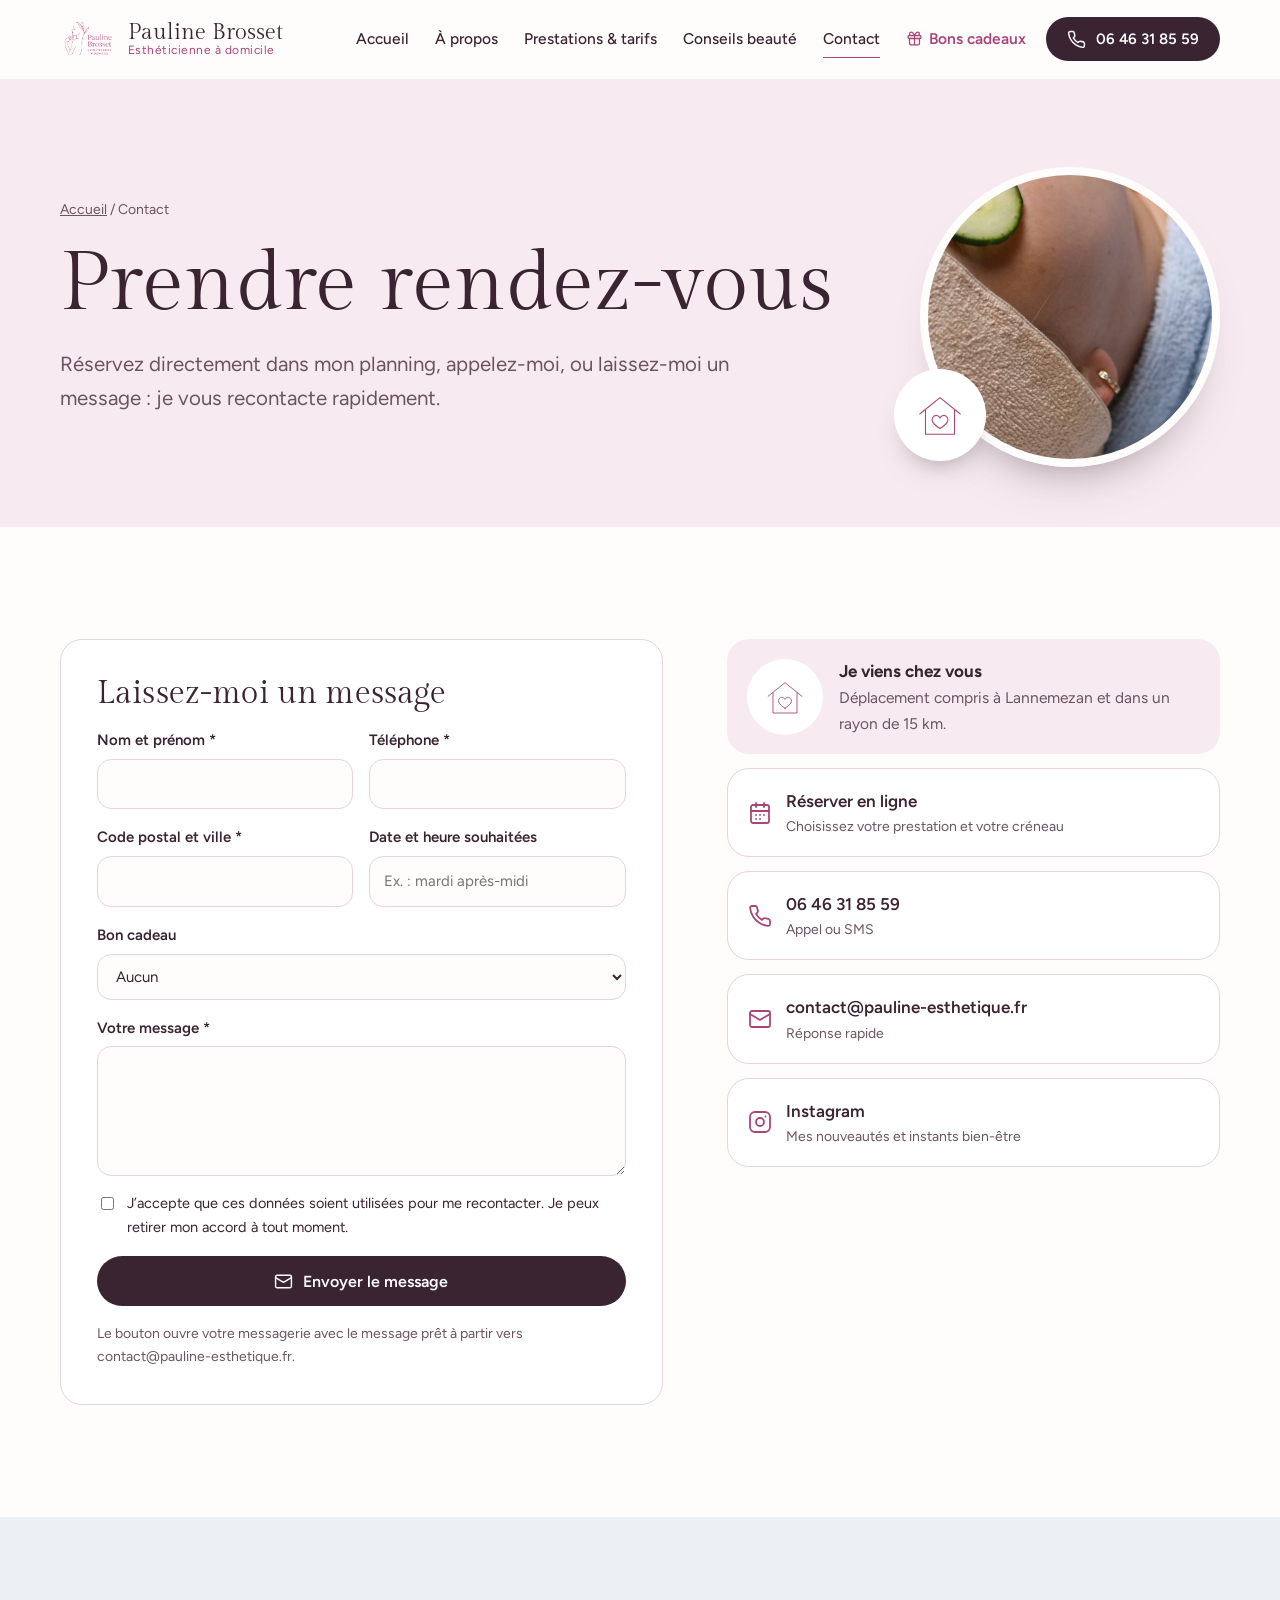
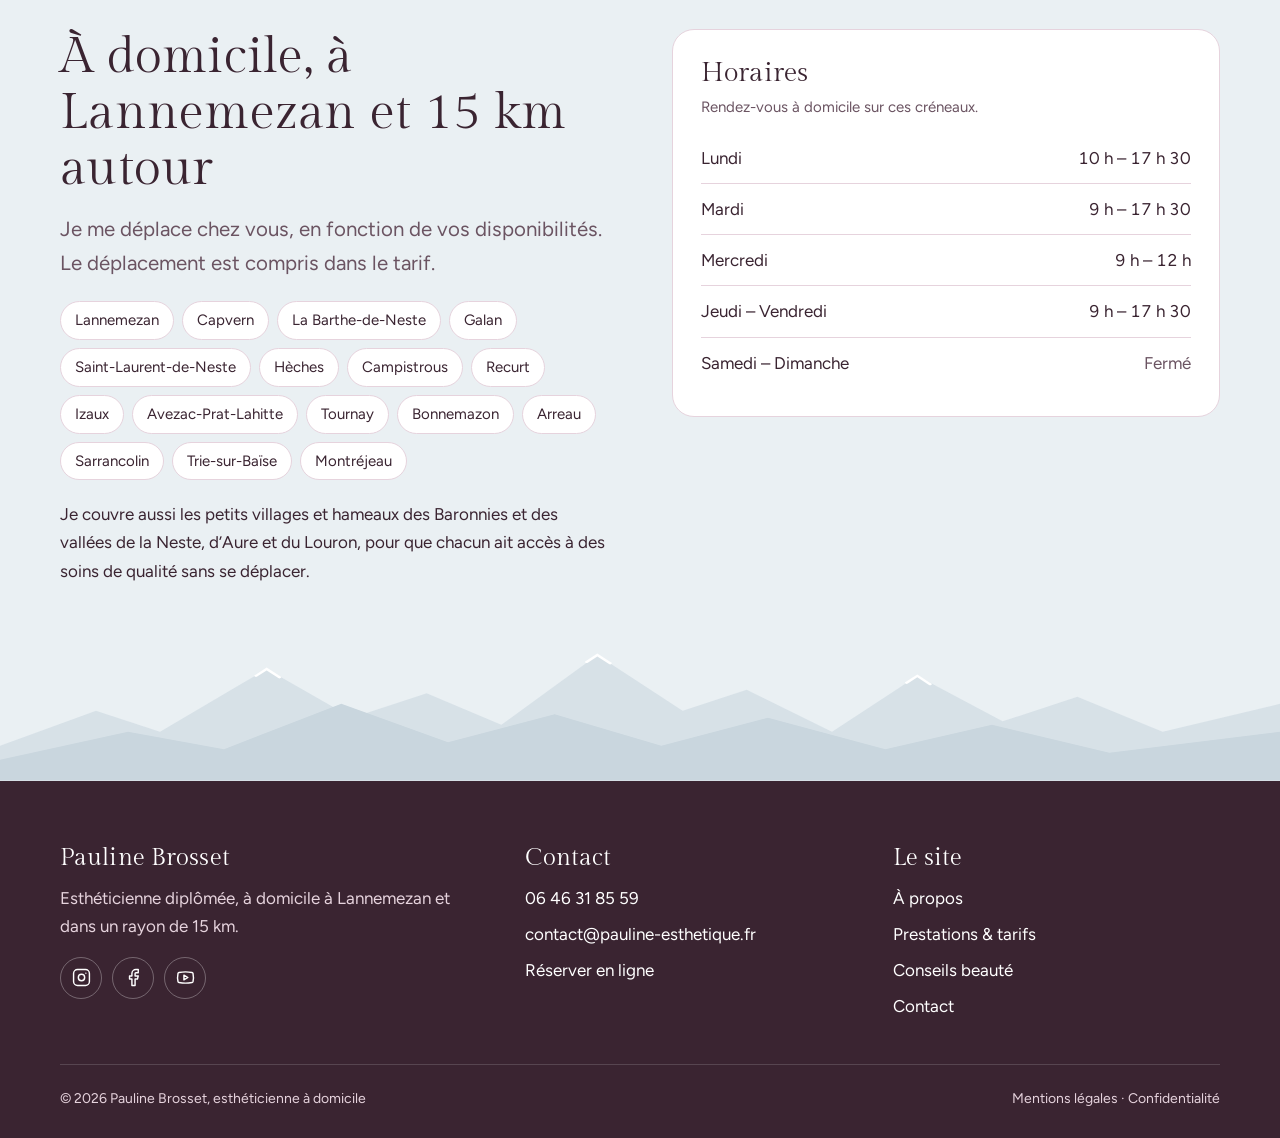
<file: contact/index.html>
<!doctype html>
<html lang="fr">
<head>
<meta charset="utf-8">
<meta name="viewport" content="width=device-width, initial-scale=1">
<title>Contact et rendez-vous | Pauline Brosset, esthéticienne à domicile</title>
<meta name="description" content="Prenez rendez-vous avec Pauline Brosset, esthéticienne à domicile à Lannemezan : réservation en ligne, téléphone 06 46 31 85 59 ou message. Bons cadeaux disponibles.">
<link rel="canonical" href="https://www.pauline-esthetique.fr/contact/">
<meta property="og:type" content="website">
<meta property="og:locale" content="fr_FR">
<meta property="og:title" content="Contact et rendez-vous | Pauline Brosset, esthéticienne à domicile">
<meta property="og:description" content="Prenez rendez-vous avec Pauline Brosset, esthéticienne à domicile à Lannemezan : réservation en ligne, téléphone 06 46 31 85 59 ou message. Bons cadeaux disponibles.">
<meta property="og:url" content="https://www.pauline-esthetique.fr/contact/">
<meta property="og:image" content="https://www.pauline-esthetique.fr/assets/img/pauline.webp">
<meta name="theme-color" content="#3A2431">
<link rel="icon" href="/assets/img/logo.webp" type="image/webp">
<link rel="preconnect" href="https://fonts.googleapis.com">
<link rel="preconnect" href="https://fonts.gstatic.com" crossorigin>
<link rel="stylesheet" href="https://fonts.googleapis.com/css2?family=Figtree:wght@400;500;600&family=Gilda+Display&display=swap">
<link rel="stylesheet" href="/assets/css/site.v4.css">
</head>
<body>
<a class="sr" href="#main">Aller au contenu</a>
<header class="top">
  <div class="wrap">
    <a class="logo" href="/" aria-label="Pauline Brosset, accueil"><img src="/assets/img/logo.webp" alt="" width="58" height="58"><span>Pauline Brosset<small>Esthéticienne à domicile</small></span></a>
    <nav class="nav" id="nav" aria-label="Navigation principale">
      <a href="/">Accueil</a><a href="/a-propos-de-moi/">À propos</a><a href="/services-tarifs/">Prestations & tarifs</a><a href="/conseils-beaute/">Conseils beauté</a><a href="/contact/" aria-current=page>Contact</a><a class="nav-cadeau" href="/services-tarifs/#bons"><svg viewBox="0 0 24 24" fill="none" stroke="currentColor" stroke-width="1.8" stroke-linecap="round" stroke-linejoin="round" aria-hidden="true"><rect x="3" y="8" width="18" height="4" rx="1"/><path d="M12 8v13M19 12v7a2 2 0 0 1-2 2H7a2 2 0 0 1-2-2v-7M7.5 8a2.5 2.5 0 0 1 0-5C10 3 12 8 12 8s2-5 4.5-5a2.5 2.5 0 0 1 0 5"/></svg>Bons cadeaux</a>
    </nav>
    <a class="btn btn-plein btn-tel" href="tel:+33646318559" aria-label="Appeler le 06 46 31 85 59"><svg viewBox="0 0 24 24" fill="none" stroke="currentColor" stroke-width="1.8" stroke-linecap="round" stroke-linejoin="round" aria-hidden="true"><path d="M22 16.9v3a2 2 0 0 1-2.2 2 19.8 19.8 0 0 1-8.6-3.1 19.5 19.5 0 0 1-6-6A19.8 19.8 0 0 1 2.1 4.2 2 2 0 0 1 4.1 2h3a2 2 0 0 1 2 1.7c.1 1 .4 1.9.7 2.8a2 2 0 0 1-.5 2.1L8 9.9a16 16 0 0 0 6 6l1.3-1.3a2 2 0 0 1 2.1-.4c.9.3 1.8.6 2.8.7a2 2 0 0 1 1.7 2z"/></svg><span>06 46 31 85 59</span></a>
    <button class="burger" type="button" aria-label="Menu" aria-expanded="false" aria-controls="nav"><svg viewBox="0 0 24 24" fill="none" stroke="currentColor" stroke-width="1.8" stroke-linecap="round" stroke-linejoin="round" aria-hidden="true"><path d="M4 7h16M4 12h16M4 17h16"/></svg></button>
  </div>
</header>
<main id="main">
<section class="phead a-photo"><svg class="branche" viewBox="0 0 220 260" fill="none" stroke="currentColor" stroke-width="1.6" stroke-linecap="round" stroke-linejoin="round" aria-hidden="true">
<path class="d" pathLength="1" d="M110 252C108 200 104 150 112 96C118 58 130 32 150 10"/>
<path class="d" pathLength="1" d="M111 200C88 194 66 176 58 150C82 152 102 168 111 200Z"/>
<path class="d" pathLength="1" d="M109 158C130 150 150 128 154 102C132 108 114 128 109 158Z"/>
<path class="d" pathLength="1" d="M112 118C92 108 78 86 78 62C98 70 110 92 112 118Z"/>
<path class="d" pathLength="1" d="M120 76C138 70 152 52 156 32C138 38 124 54 120 76Z"/>
<path class="d" pathLength="1" d="M110 226C130 222 150 206 158 186C136 188 118 204 110 226Z"/>
</svg><div class="wrap">
  <div class="ph-tx"><p class="crumb"><a href="/">Accueil</a> / Contact</p>
  <h1>Prendre rendez-vous</h1>
  <p class="lead">Réservez directement dans mon planning, appelez-moi, ou laissez-moi un message : je vous recontacte rapidement.</p></div>
  <div class="ph-side"><div class="ph-rond"><img src="/assets/img/visage.webp" alt="" width="420" height="420"></div><span class="ph-pic" aria-hidden="true"><svg viewBox="0 0 120 120" fill="none" stroke="currentColor" stroke-width="2.2" stroke-linecap="round" stroke-linejoin="round"><path d="M18 58 60 24l42 34"/><path d="M30 49v51h60V49"/><path d="M60 88c-14-9-20-17-14-24 4-5 11-4 14 2 3-6 10-7 14-2 6 7 0 15-14 24z"/></svg></span></div>
</div></section>

<section class="sec"><div class="wrap contact">
  <form class="form" id="form" novalidate style="scroll-margin-top:100px">
    <h2 style="font-size:32px">Laissez-moi un message</h2>
    <div class="row">
      <label>Nom et prénom *<input name="nom" required autocomplete="name"></label>
      <label>Téléphone *<input name="tel" type="tel" required autocomplete="tel"></label>
    </div>
    <div class="row">
      <label>Code postal et ville *<input name="ville" required></label>
      <label>Date et heure souhaitées<input name="date" placeholder="Ex. : mardi après-midi"></label>
    </div>
    <label>Bon cadeau
      <select name="bon"><option value="">Aucun</option><option value="50">Bon cadeau 50 €</option><option value="100">Bon cadeau 100 €</option><option value="150">Bon cadeau 150 €</option></select>
    </label>
    <label>Votre message *<textarea name="message" required></textarea></label>
    <label class="cg"><input type="checkbox" required> J’accepte que ces données soient utilisées pour me recontacter. Je peux retirer mon accord à tout moment.</label>
    <button class="btn btn-plein" type="submit"><svg viewBox="0 0 24 24" fill="none" stroke="currentColor" stroke-width="1.8" stroke-linecap="round" stroke-linejoin="round" aria-hidden="true"><rect x="2" y="4" width="20" height="16" rx="2"/><path d="m22 7-10 6L2 7"/></svg>Envoyer le message</button>
    <p class="fine">Le bouton ouvre votre messagerie avec le message prêt à partir vers contact@pauline-esthetique.fr.</p>
    <p class="fine" id="form-ok" hidden>Votre messagerie s’est ouverte : il ne reste qu’à envoyer le message.</p>
  </form>
  <div class="coord">
    <div class="coord-ill"><span class="ill" aria-hidden="true"><svg viewBox="0 0 120 120" fill="none" stroke="currentColor" stroke-width="2.2" stroke-linecap="round" stroke-linejoin="round"><path d="M18 58 60 24l42 34"/><path d="M30 49v51h60V49"/><path d="M60 88c-14-9-20-17-14-24 4-5 11-4 14 2 3-6 10-7 14-2 6 7 0 15-14 24z"/></svg></span><p><b>Je viens chez vous</b>Déplacement compris à Lannemezan et dans un rayon de 15 km.</p></div>
    <a class="c" href="https://cal.com/pauline-brosset-estheticienne-xxyi8t" target="_blank" rel="noopener"><svg viewBox="0 0 24 24" fill="none" stroke="currentColor" stroke-width="1.8" stroke-linecap="round" stroke-linejoin="round" aria-hidden="true"><rect x="3" y="4" width="18" height="18" rx="2"/><path d="M16 2v4M8 2v4M3 10h18M8 14h.01M12 14h.01M16 14h.01M8 18h.01M12 18h.01"/></svg><span>Réserver en ligne<small>Choisissez votre prestation et votre créneau</small></span></a>
    <a class="c" href="tel:+33646318559"><svg viewBox="0 0 24 24" fill="none" stroke="currentColor" stroke-width="1.8" stroke-linecap="round" stroke-linejoin="round" aria-hidden="true"><path d="M22 16.9v3a2 2 0 0 1-2.2 2 19.8 19.8 0 0 1-8.6-3.1 19.5 19.5 0 0 1-6-6A19.8 19.8 0 0 1 2.1 4.2 2 2 0 0 1 4.1 2h3a2 2 0 0 1 2 1.7c.1 1 .4 1.9.7 2.8a2 2 0 0 1-.5 2.1L8 9.9a16 16 0 0 0 6 6l1.3-1.3a2 2 0 0 1 2.1-.4c.9.3 1.8.6 2.8.7a2 2 0 0 1 1.7 2z"/></svg><span>06 46 31 85 59<small>Appel ou SMS</small></span></a>
    <a class="c" href="mailto:contact@pauline-esthetique.fr"><svg viewBox="0 0 24 24" fill="none" stroke="currentColor" stroke-width="1.8" stroke-linecap="round" stroke-linejoin="round" aria-hidden="true"><rect x="2" y="4" width="20" height="16" rx="2"/><path d="m22 7-10 6L2 7"/></svg><span>contact@pauline-esthetique.fr<small>Réponse rapide</small></span></a>
    <a class="c" href="https://www.instagram.com/pauline_.brosset/" target="_blank" rel="noopener"><svg viewBox="0 0 24 24" fill="none" stroke="currentColor" stroke-width="1.8" stroke-linecap="round" stroke-linejoin="round" aria-hidden="true"><rect x="2" y="2" width="20" height="20" rx="5"/><circle cx="12" cy="12" r="4"/><path d="M17.5 6.5h.01"/></svg><span>Instagram<small>Mes nouveautés et instants bien-être</small></span></a>
  </div>
</div></section>
<section class="sec brume zone-sec" id="zone"><svg class="montagnes" viewBox="0 0 1200 220" preserveAspectRatio="none" fill="none" aria-hidden="true">
<path d="M0 220V170L90 120L150 150L250 60L330 130L400 95L470 140L560 40L640 120L700 90L780 150L860 70L940 135L1010 100L1090 150L1200 110V220Z" fill="currentColor" opacity=".55"/>
<path d="M0 220V190L120 150L210 175L320 110L420 165L520 125L620 170L720 130L830 175L930 140L1040 180L1200 150V220Z" fill="currentColor"/>
<path d="M240 70L250 60L262 72M550 50L560 40L572 52M850 80L860 70L872 82" stroke="#fff" stroke-width="3" stroke-linecap="round"/>
</svg><div class="wrap zone">
  <div>
    <h2>À domicile, à Lannemezan et 15 km autour</h2>
    <p class="lead" style="margin-top:16px">Je me déplace chez vous, en fonction de vos disponibilités. Le déplacement est compris dans le tarif.</p>
    <ul class="villes"><li>Lannemezan</li><li>Capvern</li><li>La Barthe-de-Neste</li><li>Galan</li><li>Saint-Laurent-de-Neste</li><li>Hèches</li><li>Campistrous</li><li>Recurt</li><li>Izaux</li><li>Avezac-Prat-Lahitte</li><li>Tournay</li><li>Bonnemazon</li><li>Arreau</li><li>Sarrancolin</li><li>Trie-sur-Baïse</li><li>Montréjeau</li></ul>
    <p style="margin-top:20px">Je couvre aussi les petits villages et hameaux des Baronnies et des vallées de la Neste, d’Aure et du Louron, pour que chacun ait accès à des soins de qualité sans se déplacer.</p>
  </div>
  <div class="horaires">
    <h3>Horaires</h3>
    <p class="note" style="margin:0">Rendez-vous à domicile sur ces créneaux.</p>
    <table><tr><td>Lundi</td><td>10 h – 17 h 30</td></tr><tr><td>Mardi</td><td>9 h – 17 h 30</td></tr><tr><td>Mercredi</td><td>9 h – 12 h</td></tr><tr><td>Jeudi – Vendredi</td><td>9 h – 17 h 30</td></tr><tr><td>Samedi – Dimanche</td><td class=f>Fermé</td></tr></table>
  </div>
</div></section>
</main>
<footer class="pied">
  <div class="wrap">
    <div class="grille">
      <div>
        <h2>Pauline Brosset</h2>
        <p>Esthéticienne diplômée, à domicile à Lannemezan et dans un rayon de 15 km.</p>
        <div class="reseaux">
          <a href="https://www.instagram.com/pauline_.brosset/" target="_blank" rel="noopener" aria-label="Instagram"><svg viewBox="0 0 24 24" fill="none" stroke="currentColor" stroke-width="1.8" stroke-linecap="round" stroke-linejoin="round" aria-hidden="true"><rect x="2" y="2" width="20" height="20" rx="5"/><circle cx="12" cy="12" r="4"/><path d="M17.5 6.5h.01"/></svg></a>
          <a href="https://www.facebook.com/profile.php?id=61567722997251" target="_blank" rel="noopener" aria-label="Facebook"><svg viewBox="0 0 24 24" fill="none" stroke="currentColor" stroke-width="1.8" stroke-linecap="round" stroke-linejoin="round" aria-hidden="true"><path d="M18 2h-3a5 5 0 0 0-5 5v3H7v4h3v8h4v-8h3l1-4h-4V7a1 1 0 0 1 1-1h3z"/></svg></a>
          <a href="https://www.youtube.com/@PaulineBROSSETEstheticienne" target="_blank" rel="noopener" aria-label="YouTube"><svg viewBox="0 0 24 24" fill="none" stroke="currentColor" stroke-width="1.8" stroke-linecap="round" stroke-linejoin="round" aria-hidden="true"><path d="M2.5 17a24 24 0 0 1 0-10 2 2 0 0 1 1.4-1.4 49.6 49.6 0 0 1 16.2 0A2 2 0 0 1 21.5 7a24 24 0 0 1 0 10 2 2 0 0 1-1.4 1.4 49.6 49.6 0 0 1-16.2 0A2 2 0 0 1 2.5 17"/><path d="m10 15 5-3-5-3z"/></svg></a>
        </div>
      </div>
      <div>
        <h2>Contact</h2>
        <ul>
          <li><a href="tel:+33646318559">06 46 31 85 59</a></li>
          <li><a href="mailto:contact@pauline-esthetique.fr">contact@pauline-esthetique.fr</a></li>
          <li><a href="https://cal.com/pauline-brosset-estheticienne-xxyi8t" target="_blank" rel="noopener">Réserver en ligne</a></li>
        </ul>
      </div>
      <div>
        <h2>Le site</h2>
        <ul>
          <li><a href="/a-propos-de-moi/">À propos</a></li><li><a href="/services-tarifs/">Prestations & tarifs</a></li><li><a href="/conseils-beaute/">Conseils beauté</a></li><li><a href="/contact/">Contact</a></li>
        </ul>
      </div>
    </div>
    <div class="bas">
      <span>© 2026 Pauline Brosset, esthéticienne à domicile</span>
      <span><a href="/contact/mentions-legales/">Mentions légales</a> · <a href="/contact/politique-de-confidentialite/">Confidentialité</a></span>
    </div>
  </div>
</footer>
<div class="barre">
  <a class="btn btn-ligne" href="tel:+33646318559"><svg viewBox="0 0 24 24" fill="none" stroke="currentColor" stroke-width="1.8" stroke-linecap="round" stroke-linejoin="round" aria-hidden="true"><path d="M22 16.9v3a2 2 0 0 1-2.2 2 19.8 19.8 0 0 1-8.6-3.1 19.5 19.5 0 0 1-6-6A19.8 19.8 0 0 1 2.1 4.2 2 2 0 0 1 4.1 2h3a2 2 0 0 1 2 1.7c.1 1 .4 1.9.7 2.8a2 2 0 0 1-.5 2.1L8 9.9a16 16 0 0 0 6 6l1.3-1.3a2 2 0 0 1 2.1-.4c.9.3 1.8.6 2.8.7a2 2 0 0 1 1.7 2z"/></svg>Appeler</a>
  <a class="btn btn-rose" href="https://cal.com/pauline-brosset-estheticienne-xxyi8t" target="_blank" rel="noopener"><svg viewBox="0 0 24 24" fill="none" stroke="currentColor" stroke-width="1.8" stroke-linecap="round" stroke-linejoin="round" aria-hidden="true"><rect x="3" y="4" width="18" height="18" rx="2"/><path d="M16 2v4M8 2v4M3 10h18M8 14h.01M12 14h.01M16 14h.01M8 18h.01M12 18h.01"/></svg>Réserver</a>
</div>
<script src="/assets/js/site.v2.js" defer></script>
</body>
</html>
</file>
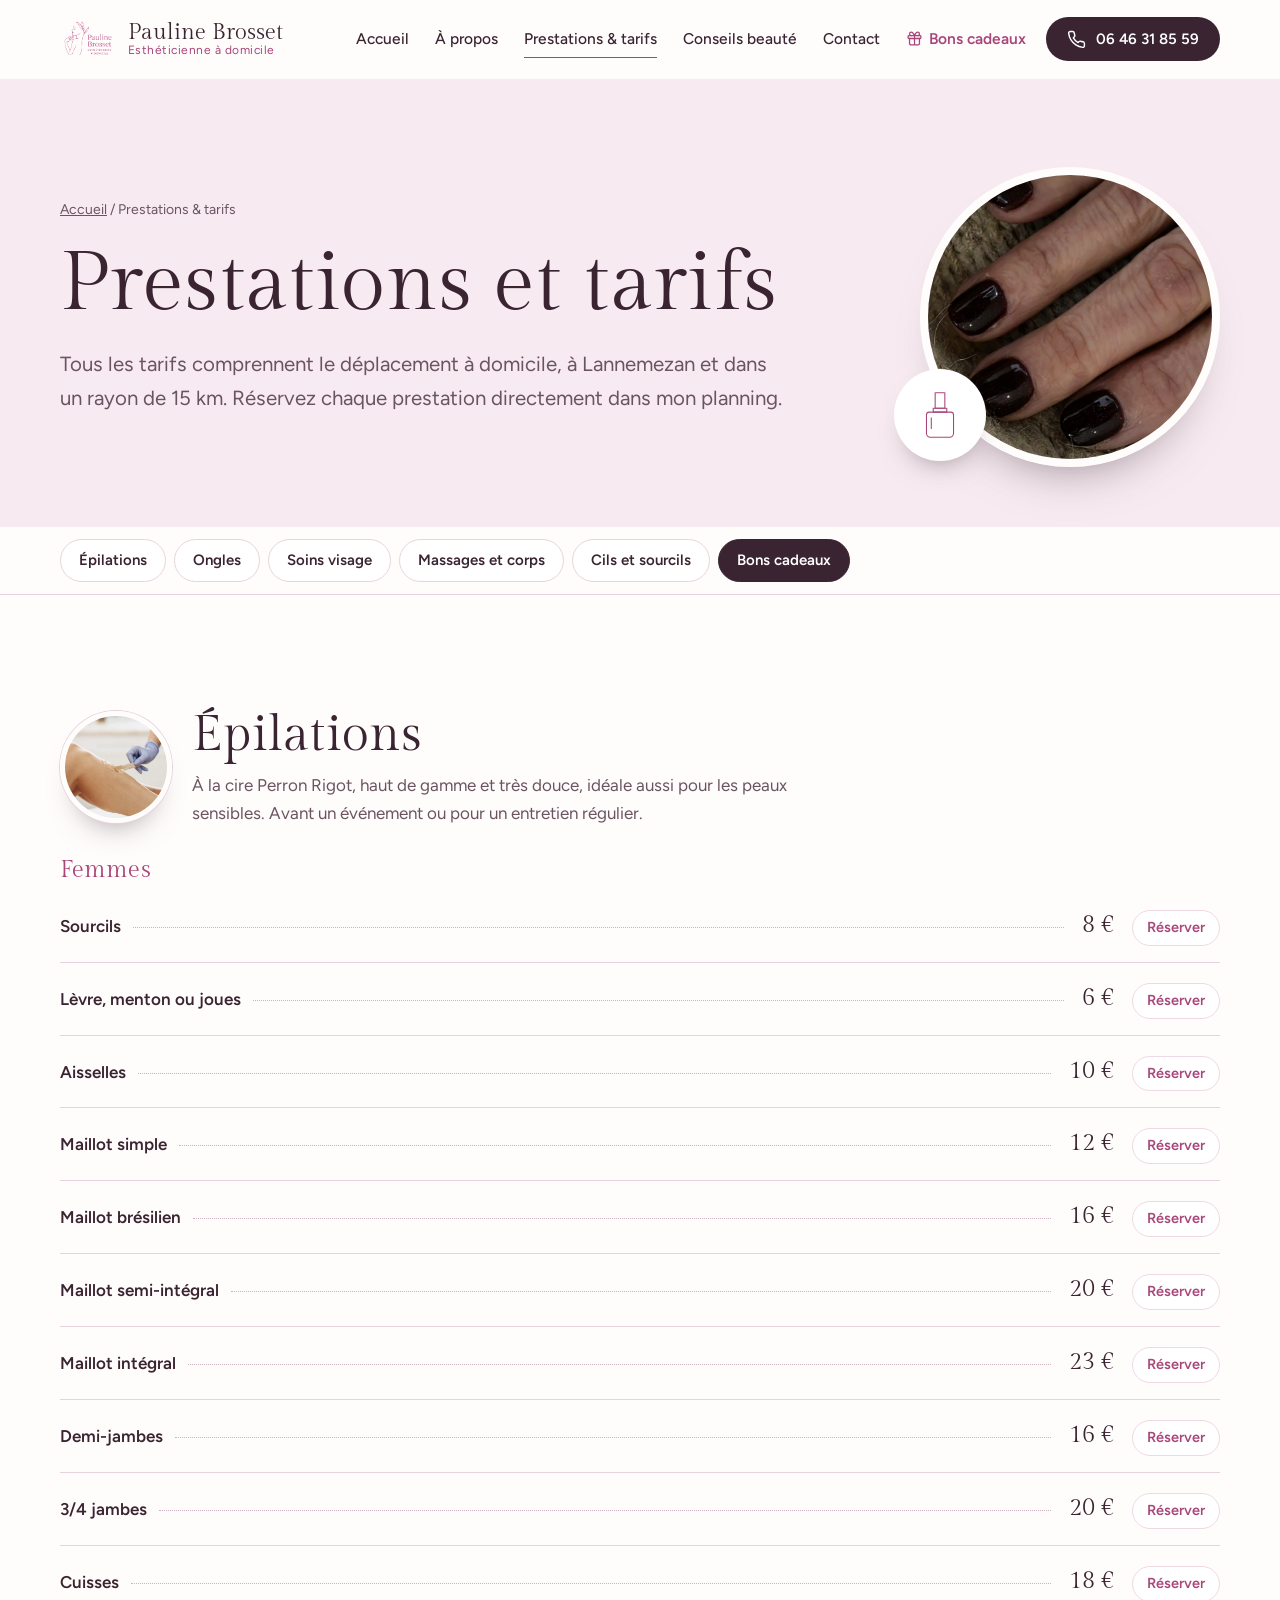
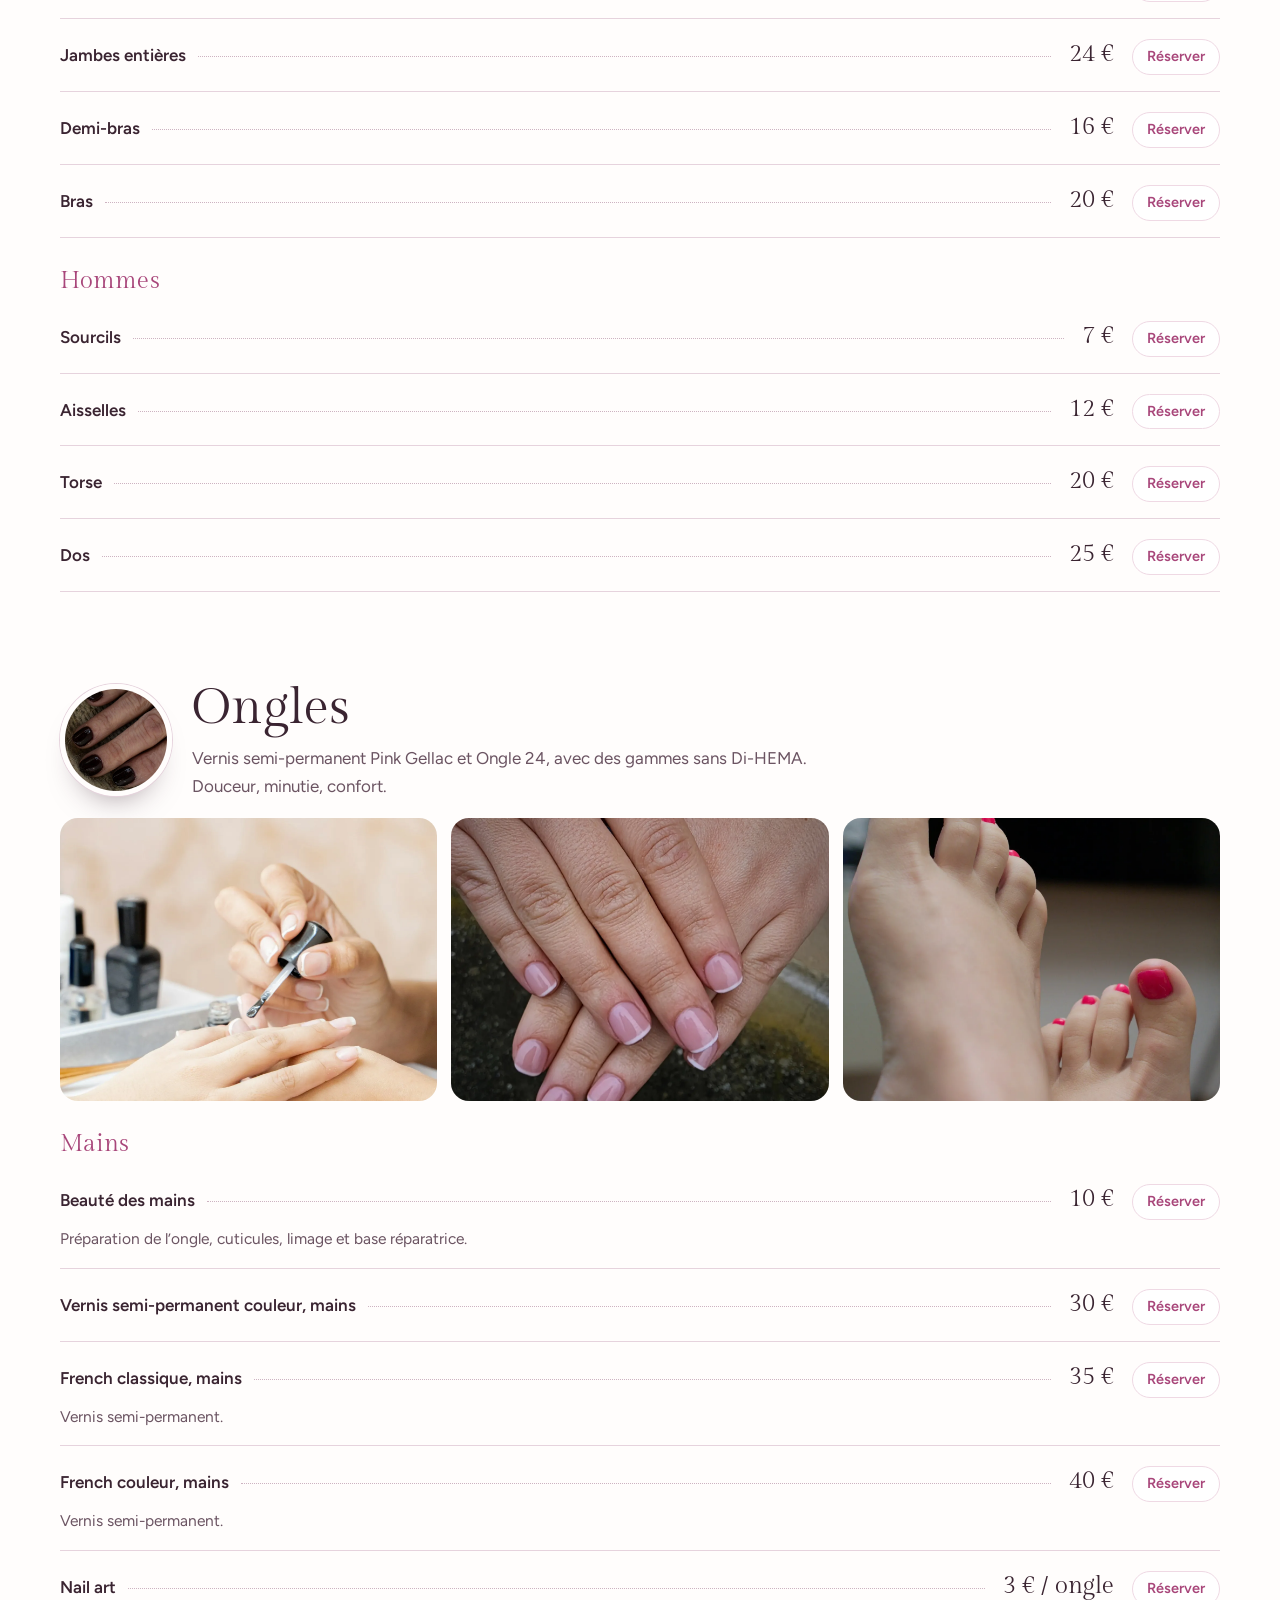
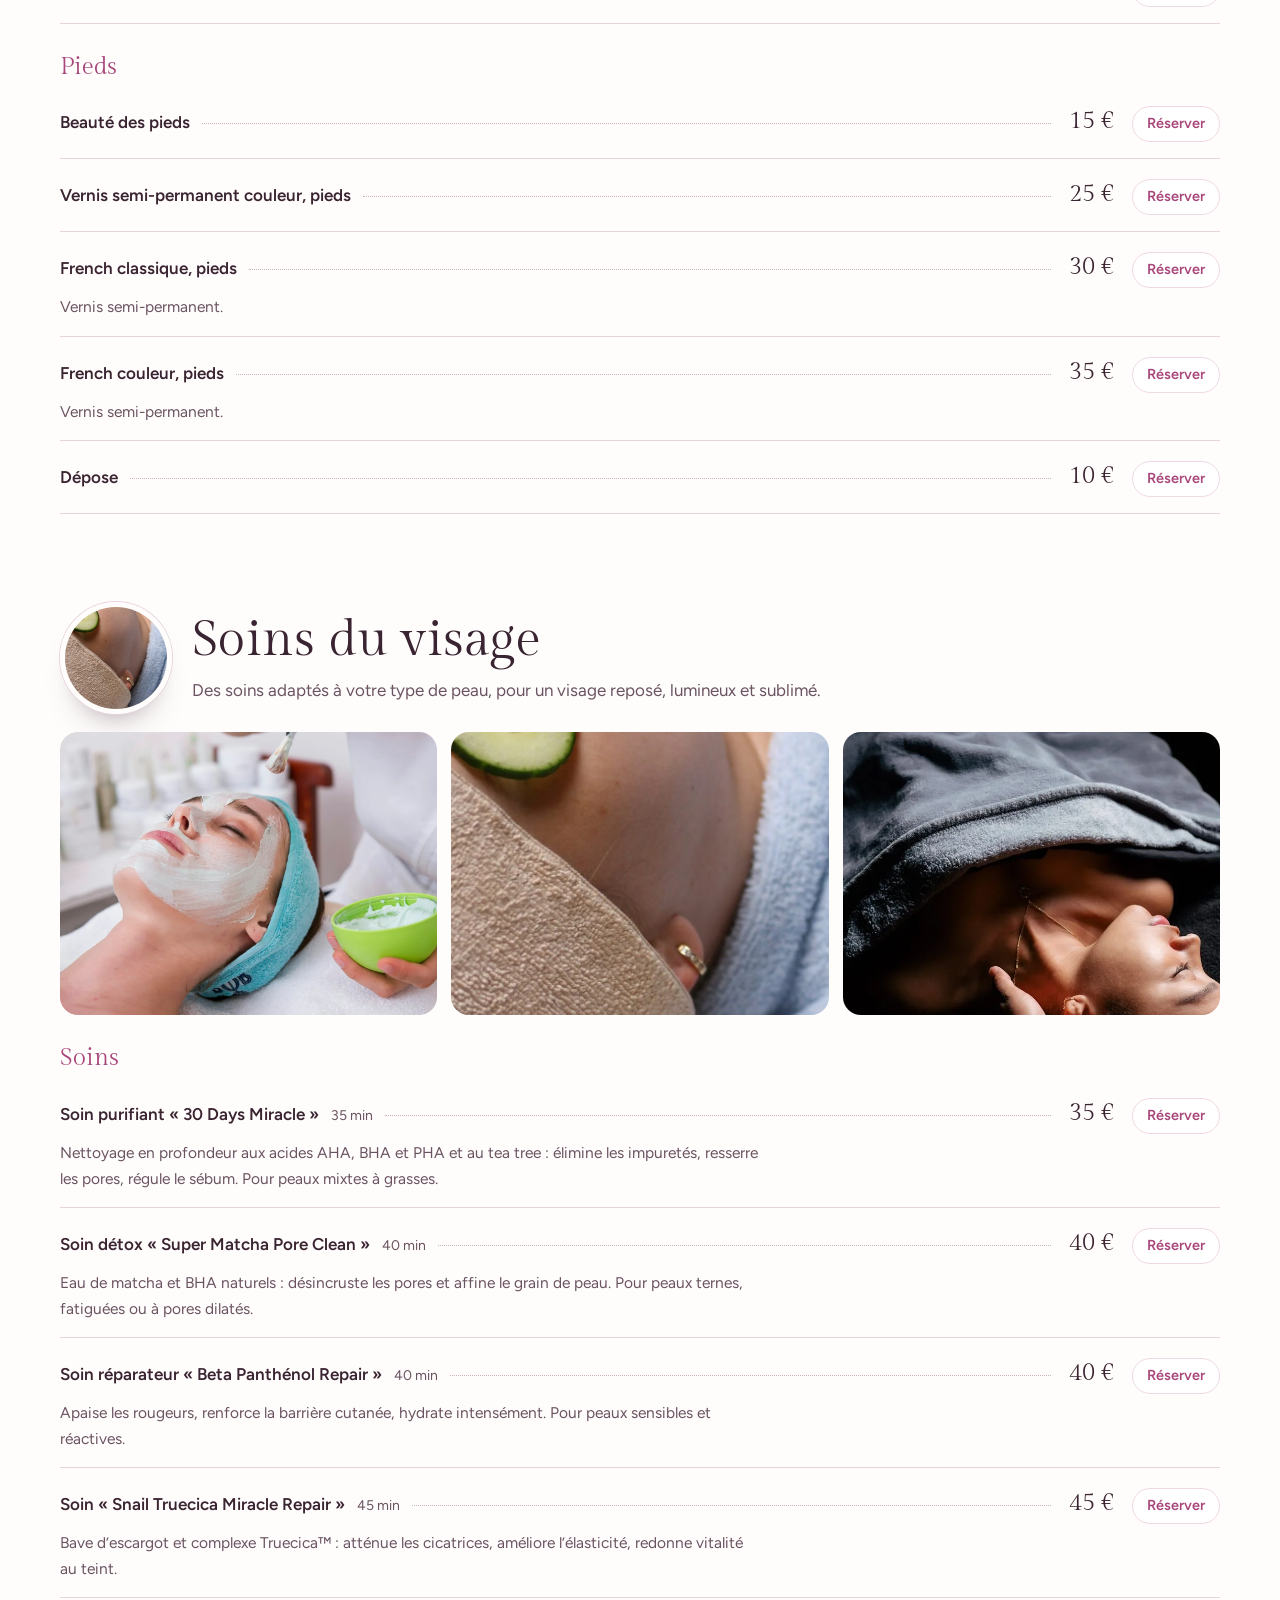
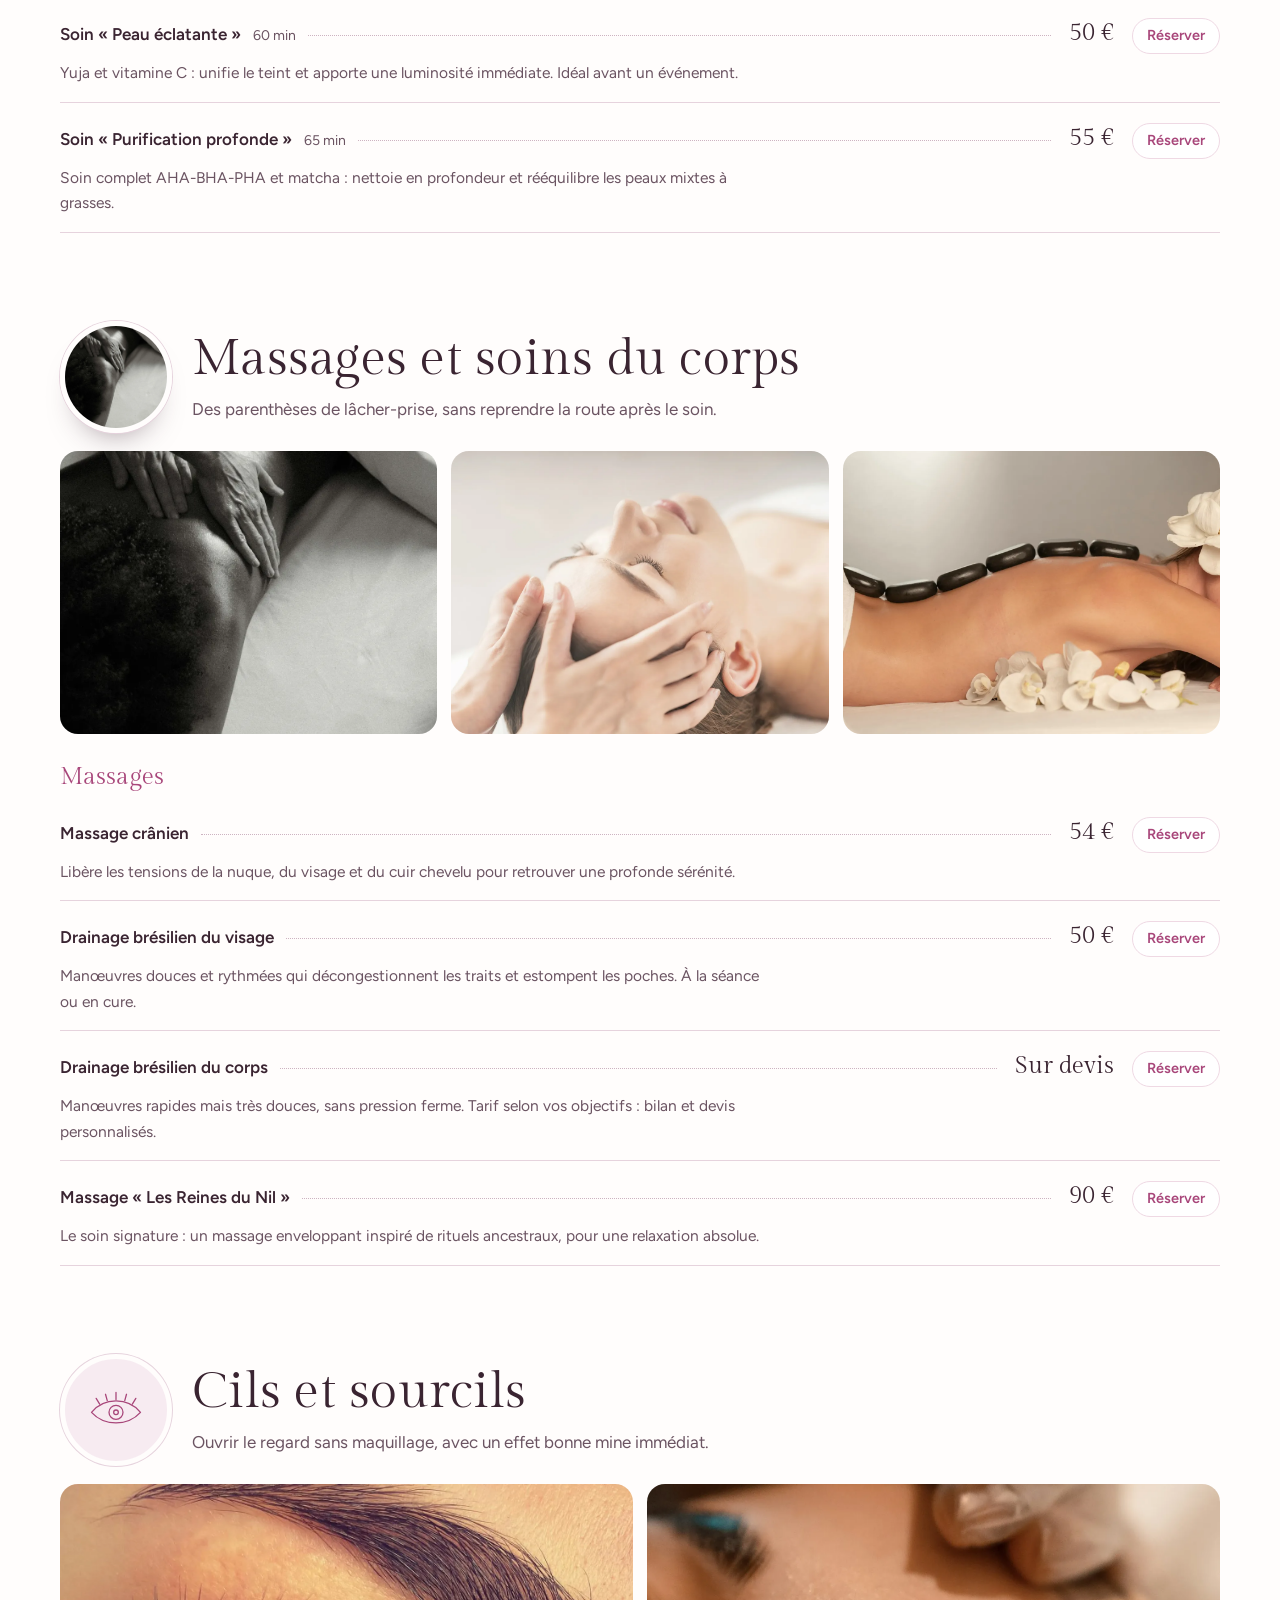
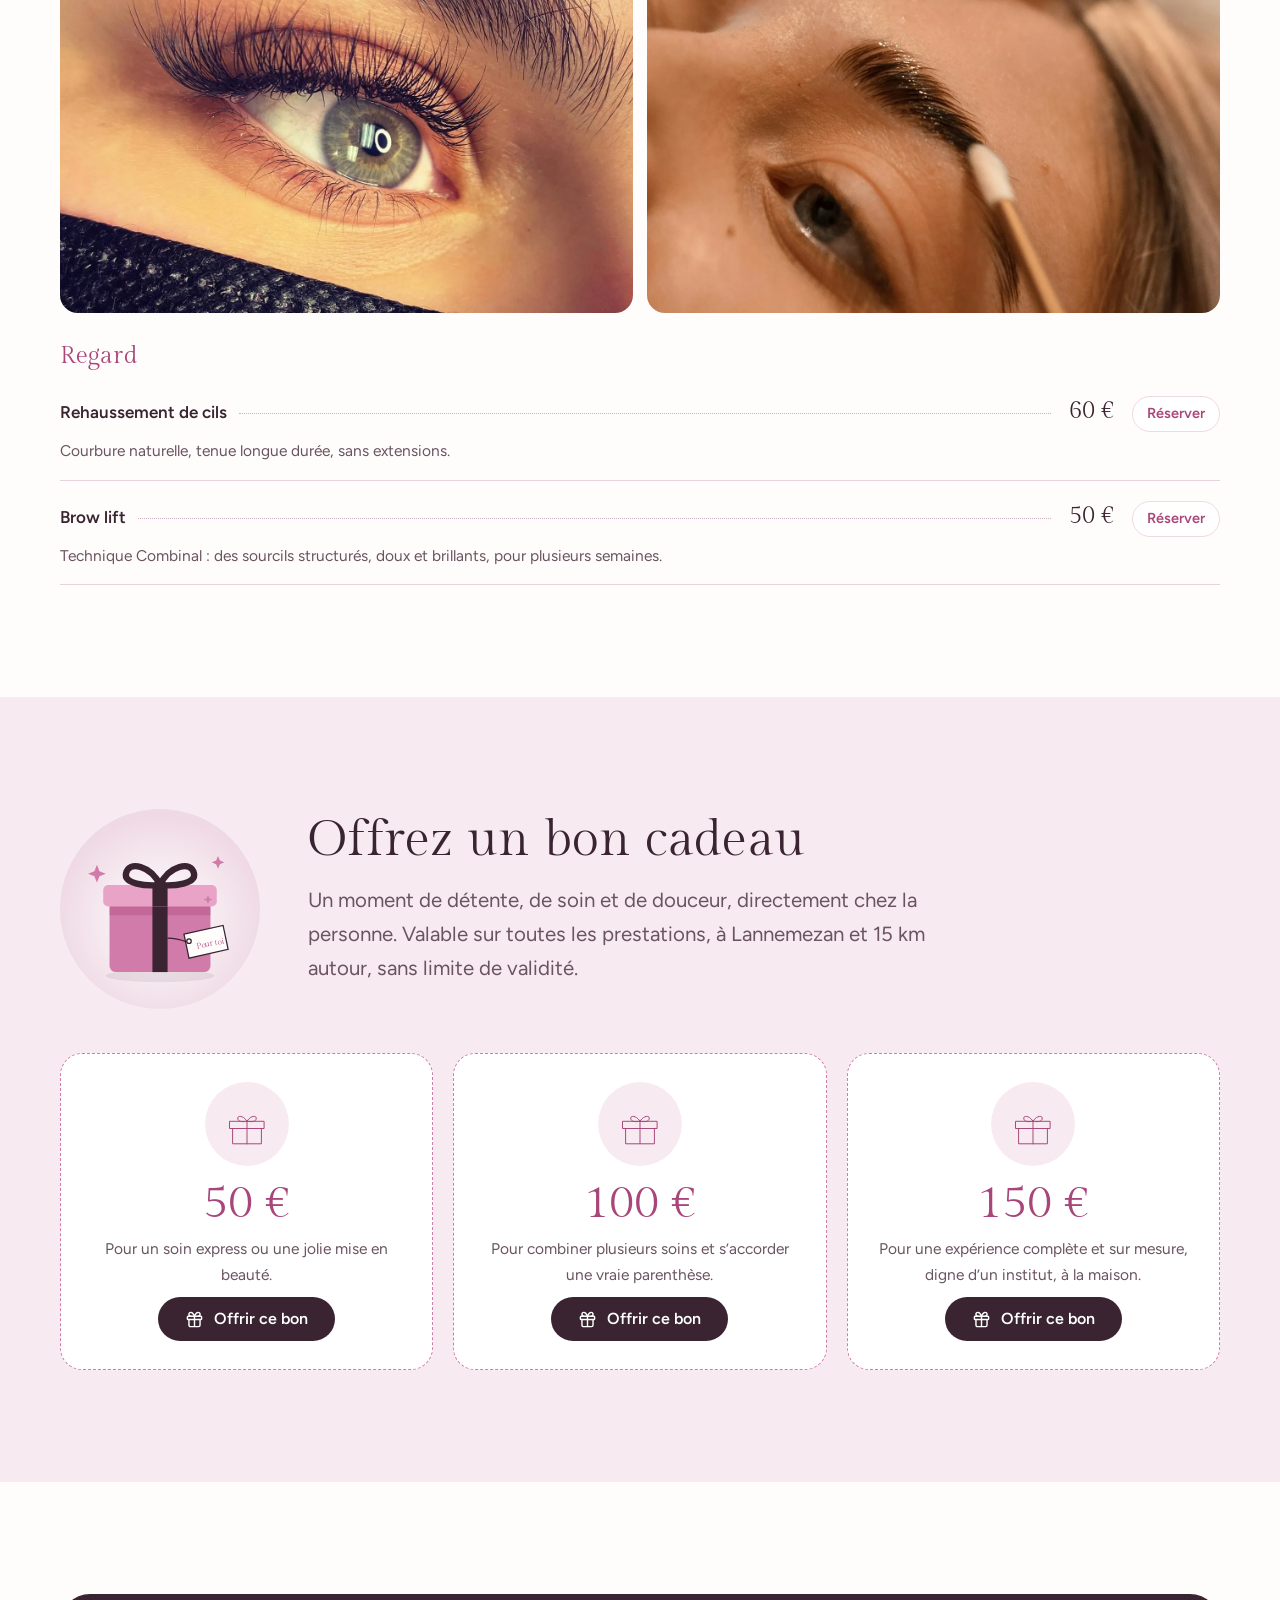
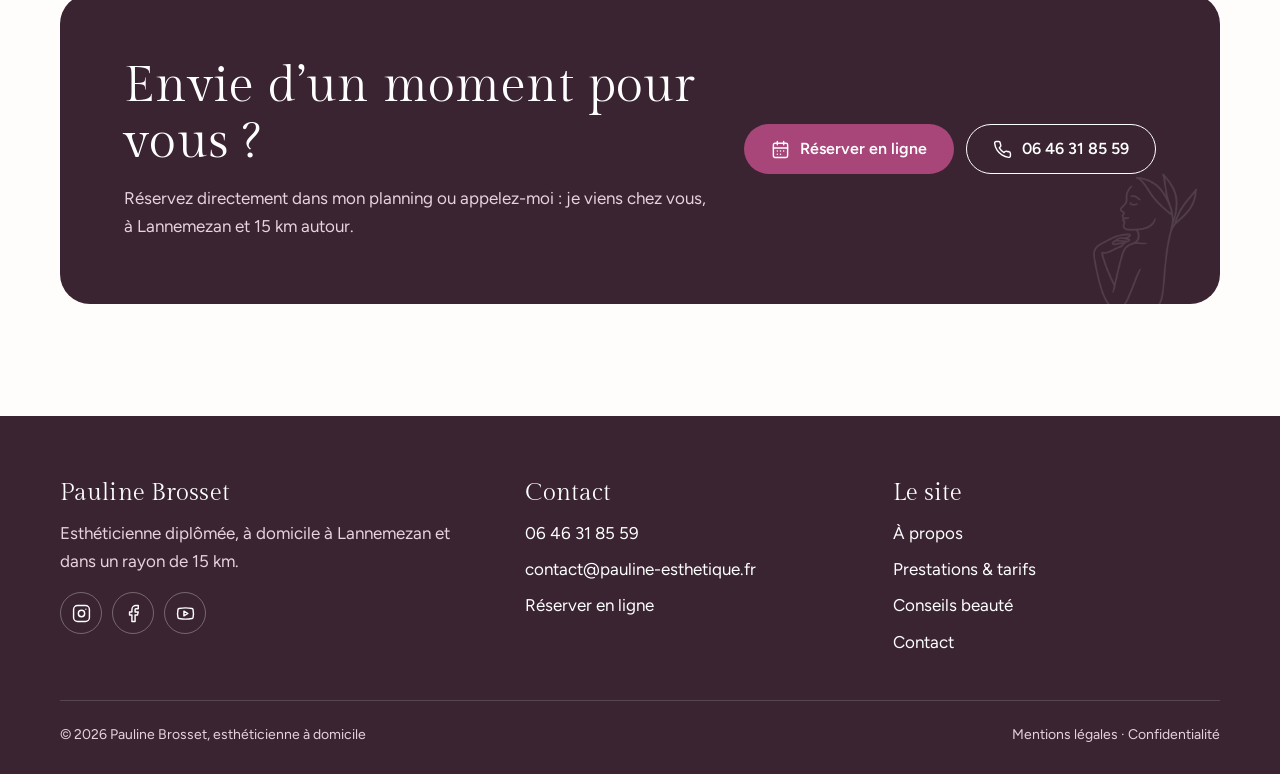
<file: services-tarifs/index.html>
<!doctype html>
<html lang="fr">
<head>
<meta charset="utf-8">
<meta name="viewport" content="width=device-width, initial-scale=1">
<title>Tarifs esthéticienne à domicile Lannemezan : épilation, ongles, soins</title>
<meta name="description" content="Tous les tarifs de Pauline Brosset, esthéticienne à domicile à Lannemezan : épilations dès 6 €, vernis semi-permanent, soins du visage, massages, rehaussement de cils. Déplacement compris.">
<link rel="canonical" href="https://www.pauline-esthetique.fr/services-tarifs/">
<meta property="og:type" content="website">
<meta property="og:locale" content="fr_FR">
<meta property="og:title" content="Tarifs esthéticienne à domicile Lannemezan : épilation, ongles, soins">
<meta property="og:description" content="Tous les tarifs de Pauline Brosset, esthéticienne à domicile à Lannemezan : épilations dès 6 €, vernis semi-permanent, soins du visage, massages, rehaussement de cils. Déplacement compris.">
<meta property="og:url" content="https://www.pauline-esthetique.fr/services-tarifs/">
<meta property="og:image" content="https://www.pauline-esthetique.fr/assets/img/pauline.webp">
<meta name="theme-color" content="#3A2431">
<link rel="icon" href="/assets/img/logo.webp" type="image/webp">
<link rel="preconnect" href="https://fonts.googleapis.com">
<link rel="preconnect" href="https://fonts.gstatic.com" crossorigin>
<link rel="stylesheet" href="https://fonts.googleapis.com/css2?family=Figtree:wght@400;500;600&family=Gilda+Display&display=swap">
<link rel="stylesheet" href="/assets/css/site.v4.css">
</head>
<body>
<a class="sr" href="#main">Aller au contenu</a>
<header class="top">
  <div class="wrap">
    <a class="logo" href="/" aria-label="Pauline Brosset, accueil"><img src="/assets/img/logo.webp" alt="" width="58" height="58"><span>Pauline Brosset<small>Esthéticienne à domicile</small></span></a>
    <nav class="nav" id="nav" aria-label="Navigation principale">
      <a href="/">Accueil</a><a href="/a-propos-de-moi/">À propos</a><a href="/services-tarifs/" aria-current=page>Prestations & tarifs</a><a href="/conseils-beaute/">Conseils beauté</a><a href="/contact/">Contact</a><a class="nav-cadeau" href="/services-tarifs/#bons"><svg viewBox="0 0 24 24" fill="none" stroke="currentColor" stroke-width="1.8" stroke-linecap="round" stroke-linejoin="round" aria-hidden="true"><rect x="3" y="8" width="18" height="4" rx="1"/><path d="M12 8v13M19 12v7a2 2 0 0 1-2 2H7a2 2 0 0 1-2-2v-7M7.5 8a2.5 2.5 0 0 1 0-5C10 3 12 8 12 8s2-5 4.5-5a2.5 2.5 0 0 1 0 5"/></svg>Bons cadeaux</a>
    </nav>
    <a class="btn btn-plein btn-tel" href="tel:+33646318559" aria-label="Appeler le 06 46 31 85 59"><svg viewBox="0 0 24 24" fill="none" stroke="currentColor" stroke-width="1.8" stroke-linecap="round" stroke-linejoin="round" aria-hidden="true"><path d="M22 16.9v3a2 2 0 0 1-2.2 2 19.8 19.8 0 0 1-8.6-3.1 19.5 19.5 0 0 1-6-6A19.8 19.8 0 0 1 2.1 4.2 2 2 0 0 1 4.1 2h3a2 2 0 0 1 2 1.7c.1 1 .4 1.9.7 2.8a2 2 0 0 1-.5 2.1L8 9.9a16 16 0 0 0 6 6l1.3-1.3a2 2 0 0 1 2.1-.4c.9.3 1.8.6 2.8.7a2 2 0 0 1 1.7 2z"/></svg><span>06 46 31 85 59</span></a>
    <button class="burger" type="button" aria-label="Menu" aria-expanded="false" aria-controls="nav"><svg viewBox="0 0 24 24" fill="none" stroke="currentColor" stroke-width="1.8" stroke-linecap="round" stroke-linejoin="round" aria-hidden="true"><path d="M4 7h16M4 12h16M4 17h16"/></svg></button>
  </div>
</header>
<main id="main">
<section class="phead a-photo"><svg class="branche" viewBox="0 0 220 260" fill="none" stroke="currentColor" stroke-width="1.6" stroke-linecap="round" stroke-linejoin="round" aria-hidden="true">
<path class="d" pathLength="1" d="M110 252C108 200 104 150 112 96C118 58 130 32 150 10"/>
<path class="d" pathLength="1" d="M111 200C88 194 66 176 58 150C82 152 102 168 111 200Z"/>
<path class="d" pathLength="1" d="M109 158C130 150 150 128 154 102C132 108 114 128 109 158Z"/>
<path class="d" pathLength="1" d="M112 118C92 108 78 86 78 62C98 70 110 92 112 118Z"/>
<path class="d" pathLength="1" d="M120 76C138 70 152 52 156 32C138 38 124 54 120 76Z"/>
<path class="d" pathLength="1" d="M110 226C130 222 150 206 158 186C136 188 118 204 110 226Z"/>
</svg><div class="wrap">
  <div class="ph-tx"><p class="crumb"><a href="/">Accueil</a> / Prestations & tarifs</p>
  <h1>Prestations et tarifs</h1>
  <p class="lead">Tous les tarifs comprennent le déplacement à domicile, à Lannemezan et dans un rayon de 15 km. Réservez chaque prestation directement dans mon planning.</p></div>
  <div class="ph-side"><div class="ph-rond"><img src="/assets/img/mains.webp" alt="" width="420" height="420"></div><span class="ph-pic" aria-hidden="true"><svg viewBox="0 0 120 120" fill="none" stroke="currentColor" stroke-width="2.2" stroke-linecap="round" stroke-linejoin="round"><path d="M50 14h20v32H50z"/><path d="M46 46h28v8H46z"/><path d="M38 54h44a6 6 0 0 1 6 6v38a8 8 0 0 1-8 8H40a8 8 0 0 1-8-8V60a6 6 0 0 1 6-6z"/><path d="M42 66v22"/></svg></span></div>
</div></section>

<nav class="onglets" aria-label="Catégories"><div class="wrap">
  <a href="#epilations">Épilations</a><a href="#ongles">Ongles</a><a href="#soins">Soins visage</a><a href="#corps">Massages et corps</a><a href="#cils">Cils et sourcils</a><a href="#bons">Bons cadeaux</a>
</div></nav>
<section class="sec"><div class="wrap">
  <div class="menu" id="epilations">
    <div class="menu-head"><img class="mh-img" src="/assets/img/epilation.webp" alt="" width="160" height="160" loading="lazy"><div><h2>Épilations</h2><p>À la cire Perron Rigot, haut de gamme et très douce, idéale aussi pour les peaux sensibles. Avant un événement ou pour un entretien régulier.</p></div></div>
    <div class="groupe"><h3>Femmes</h3><div class="ligne"><span class="n">Sourcils</span><span class="p">8 €</span><a class="r" href="https://cal.com/pauline-brosset-estheticienne-xxyi8t/sourcils" target="_blank" rel="noopener" aria-label="Réserver : Sourcils">Réserver</a></div><div class="ligne"><span class="n">Lèvre, menton ou joues</span><span class="p">6 €</span><a class="r" href="https://cal.com/pauline-brosset-estheticienne-xxyi8t/levre-menton-joues" target="_blank" rel="noopener" aria-label="Réserver : Lèvre, menton ou joues">Réserver</a></div><div class="ligne"><span class="n">Aisselles</span><span class="p">10 €</span><a class="r" href="https://cal.com/pauline-brosset-estheticienne-xxyi8t/aisselles" target="_blank" rel="noopener" aria-label="Réserver : Aisselles">Réserver</a></div><div class="ligne"><span class="n">Maillot simple</span><span class="p">12 €</span><a class="r" href="https://cal.com/pauline-brosset-estheticienne-xxyi8t/maillot-simple" target="_blank" rel="noopener" aria-label="Réserver : Maillot simple">Réserver</a></div><div class="ligne"><span class="n">Maillot brésilien</span><span class="p">16 €</span><a class="r" href="https://cal.com/pauline-brosset-estheticienne-xxyi8t/maillot-bresilien" target="_blank" rel="noopener" aria-label="Réserver : Maillot brésilien">Réserver</a></div><div class="ligne"><span class="n">Maillot semi-intégral</span><span class="p">20 €</span><a class="r" href="https://cal.com/pauline-brosset-estheticienne-xxyi8t/maillot-semi-integral" target="_blank" rel="noopener" aria-label="Réserver : Maillot semi-intégral">Réserver</a></div><div class="ligne"><span class="n">Maillot intégral</span><span class="p">23 €</span><a class="r" href="https://cal.com/pauline-brosset-estheticienne-xxyi8t/maillot-integral" target="_blank" rel="noopener" aria-label="Réserver : Maillot intégral">Réserver</a></div><div class="ligne"><span class="n">Demi-jambes</span><span class="p">16 €</span><a class="r" href="https://cal.com/pauline-brosset-estheticienne-xxyi8t/demi-jambes" target="_blank" rel="noopener" aria-label="Réserver : Demi-jambes">Réserver</a></div><div class="ligne"><span class="n">3/4 jambes</span><span class="p">20 €</span><a class="r" href="https://cal.com/pauline-brosset-estheticienne-xxyi8t/3-4-jambes" target="_blank" rel="noopener" aria-label="Réserver : 3/4 jambes">Réserver</a></div><div class="ligne"><span class="n">Cuisses</span><span class="p">18 €</span><a class="r" href="https://cal.com/pauline-brosset-estheticienne-xxyi8t/cuisses" target="_blank" rel="noopener" aria-label="Réserver : Cuisses">Réserver</a></div><div class="ligne"><span class="n">Jambes entières</span><span class="p">24 €</span><a class="r" href="https://cal.com/pauline-brosset-estheticienne-xxyi8t/jambes-entieres" target="_blank" rel="noopener" aria-label="Réserver : Jambes entières">Réserver</a></div><div class="ligne"><span class="n">Demi-bras</span><span class="p">16 €</span><a class="r" href="https://cal.com/pauline-brosset-estheticienne-xxyi8t/demi-bras" target="_blank" rel="noopener" aria-label="Réserver : Demi-bras">Réserver</a></div><div class="ligne"><span class="n">Bras</span><span class="p">20 €</span><a class="r" href="https://cal.com/pauline-brosset-estheticienne-xxyi8t/bras" target="_blank" rel="noopener" aria-label="Réserver : Bras">Réserver</a></div></div>
    <div class="groupe"><h3>Hommes</h3><div class="ligne"><span class="n">Sourcils</span><span class="p">7 €</span><a class="r" href="https://cal.com/pauline-brosset-estheticienne-xxyi8t/sourcils-homme" target="_blank" rel="noopener" aria-label="Réserver : Sourcils">Réserver</a></div><div class="ligne"><span class="n">Aisselles</span><span class="p">12 €</span><a class="r" href="https://cal.com/pauline-brosset-estheticienne-xxyi8t/homme-aiselles" target="_blank" rel="noopener" aria-label="Réserver : Aisselles">Réserver</a></div><div class="ligne"><span class="n">Torse</span><span class="p">20 €</span><a class="r" href="https://cal.com/pauline-brosset-estheticienne-xxyi8t/torse-hommes" target="_blank" rel="noopener" aria-label="Réserver : Torse">Réserver</a></div><div class="ligne"><span class="n">Dos</span><span class="p">25 €</span><a class="r" href="https://cal.com/pauline-brosset-estheticienne-xxyi8t/dos-hommes" target="_blank" rel="noopener" aria-label="Réserver : Dos">Réserver</a></div></div>
  </div>
  <div class="menu" id="ongles">
    <div class="menu-head"><img class="mh-img" src="/assets/img/mains.webp" alt="" width="160" height="160" loading="lazy"><div><h2>Ongles</h2><p>Vernis semi-permanent Pink Gellac et Ongle 24, avec des gammes sans Di-HEMA. Douceur, minutie, confort.</p></div></div><div class="galerie"><figure><img src="/assets/img/pose-vernis.webp" alt="Pose de vernis semi-permanent" width="600" height="450" loading="lazy"></figure><figure><img src="/assets/img/french.webp" alt="French manucure" width="600" height="450" loading="lazy"></figure><figure><img src="/assets/img/pieds.webp" alt="Beauté des pieds" width="600" height="450" loading="lazy"></figure></div>
    <div class="groupe"><h3>Mains</h3><div class="ligne"><span class="n">Beauté des mains</span><span class="p">10 €</span><a class="r" href="https://cal.com/pauline-brosset-estheticienne-xxyi8t/beaute-des-mains" target="_blank" rel="noopener" aria-label="Réserver : Beauté des mains">Réserver</a><p class="d">Préparation de l’ongle, cuticules, limage et base réparatrice.</p></div><div class="ligne"><span class="n">Vernis semi-permanent couleur, mains</span><span class="p">30 €</span><a class="r" href="https://cal.com/pauline-brosset-estheticienne-xxyi8t/couleur-vernis-semi-permanant-mains" target="_blank" rel="noopener" aria-label="Réserver : Vernis semi-permanent couleur, mains">Réserver</a></div><div class="ligne"><span class="n">French classique, mains</span><span class="p">35 €</span><a class="r" href="https://cal.com/pauline-brosset-estheticienne-xxyi8t/french-classique-mains" target="_blank" rel="noopener" aria-label="Réserver : French classique, mains">Réserver</a><p class="d">Vernis semi-permanent.</p></div><div class="ligne"><span class="n">French couleur, mains</span><span class="p">40 €</span><a class="r" href="https://cal.com/pauline-brosset-estheticienne-xxyi8t/french-couleur-mains" target="_blank" rel="noopener" aria-label="Réserver : French couleur, mains">Réserver</a><p class="d">Vernis semi-permanent.</p></div><div class="ligne"><span class="n">Nail art</span><span class="p">3 € / ongle</span><a class="r" href="https://cal.com/pauline-brosset-estheticienne-xxyi8t/nails-art" target="_blank" rel="noopener" aria-label="Réserver : Nail art">Réserver</a></div></div>
    <div class="groupe"><h3>Pieds</h3><div class="ligne"><span class="n">Beauté des pieds</span><span class="p">15 €</span><a class="r" href="https://cal.com/pauline-brosset-estheticienne-xxyi8t/beaute-des-pieds" target="_blank" rel="noopener" aria-label="Réserver : Beauté des pieds">Réserver</a></div><div class="ligne"><span class="n">Vernis semi-permanent couleur, pieds</span><span class="p">25 €</span><a class="r" href="https://cal.com/pauline-brosset-estheticienne-xxyi8t/couleur-vernis-semi-permanant-pieds" target="_blank" rel="noopener" aria-label="Réserver : Vernis semi-permanent couleur, pieds">Réserver</a></div><div class="ligne"><span class="n">French classique, pieds</span><span class="p">30 €</span><a class="r" href="https://cal.com/pauline-brosset-estheticienne-xxyi8t/french-classique-pieds" target="_blank" rel="noopener" aria-label="Réserver : French classique, pieds">Réserver</a><p class="d">Vernis semi-permanent.</p></div><div class="ligne"><span class="n">French couleur, pieds</span><span class="p">35 €</span><a class="r" href="https://cal.com/pauline-brosset-estheticienne-xxyi8t/french-couleur-pieds" target="_blank" rel="noopener" aria-label="Réserver : French couleur, pieds">Réserver</a><p class="d">Vernis semi-permanent.</p></div><div class="ligne"><span class="n">Dépose</span><span class="p">10 €</span><a class="r" href="https://cal.com/pauline-brosset-estheticienne-xxyi8t/depose" target="_blank" rel="noopener" aria-label="Réserver : Dépose">Réserver</a></div></div>
  </div>
  <div class="menu" id="soins">
    <div class="menu-head"><img class="mh-img" src="/assets/img/visage.webp" alt="" width="160" height="160" loading="lazy"><div><h2>Soins du visage</h2><p>Des soins adaptés à votre type de peau, pour un visage reposé, lumineux et sublimé.</p></div></div><div class="galerie"><figure><img src="/assets/img/soin-masque.webp" alt="Soin du visage avec masque" width="600" height="450" loading="lazy"></figure><figure><img src="/assets/img/visage.webp" alt="Soin du visage" width="600" height="450" loading="lazy"></figure><figure><img src="/assets/img/soin.webp" alt="Moment de détente pendant un soin" width="600" height="450" loading="lazy"></figure></div>
    <div class="groupe"><h3>Soins</h3><div class="ligne"><span class="n">Soin purifiant « 30 Days Miracle »<span class="t">35 min</span></span><span class="p">35 €</span><a class="r" href="https://cal.com/pauline-brosset-estheticienne-xxyi8t/soin-purifiant-30-days-miracle" target="_blank" rel="noopener" aria-label="Réserver : Soin purifiant « 30 Days Miracle »">Réserver</a><p class="d">Nettoyage en profondeur aux acides AHA, BHA et PHA et au tea tree : élimine les impuretés, resserre les pores, régule le sébum. Pour peaux mixtes à grasses.</p></div><div class="ligne"><span class="n">Soin détox « Super Matcha Pore Clean »<span class="t">40 min</span></span><span class="p">40 €</span><a class="r" href="https://cal.com/pauline-brosset-estheticienne-xxyi8t/soin-detox-super-matcha-pore-clean" target="_blank" rel="noopener" aria-label="Réserver : Soin détox « Super Matcha Pore Clean »">Réserver</a><p class="d">Eau de matcha et BHA naturels : désincruste les pores et affine le grain de peau. Pour peaux ternes, fatiguées ou à pores dilatés.</p></div><div class="ligne"><span class="n">Soin réparateur « Beta Panthénol Repair »<span class="t">40 min</span></span><span class="p">40 €</span><a class="r" href="https://cal.com/pauline-brosset-estheticienne-xxyi8t/soin-beta-panthenol-repair" target="_blank" rel="noopener" aria-label="Réserver : Soin réparateur « Beta Panthénol Repair »">Réserver</a><p class="d">Apaise les rougeurs, renforce la barrière cutanée, hydrate intensément. Pour peaux sensibles et réactives.</p></div><div class="ligne"><span class="n">Soin « Snail Truecica Miracle Repair »<span class="t">45 min</span></span><span class="p">45 €</span><a class="r" href="https://cal.com/pauline-brosset-estheticienne-xxyi8t/soin-snail-truecica-miracle-repair" target="_blank" rel="noopener" aria-label="Réserver : Soin « Snail Truecica Miracle Repair »">Réserver</a><p class="d">Bave d’escargot et complexe Truecica™ : atténue les cicatrices, améliore l’élasticité, redonne vitalité au teint.</p></div><div class="ligne"><span class="n">Soin « Peau éclatante »<span class="t">60 min</span></span><span class="p">50 €</span><a class="r" href="https://cal.com/pauline-brosset-estheticienne-xxyi8t/soin-peau-eclatante" target="_blank" rel="noopener" aria-label="Réserver : Soin « Peau éclatante »">Réserver</a><p class="d">Yuja et vitamine C : unifie le teint et apporte une luminosité immédiate. Idéal avant un événement.</p></div><div class="ligne"><span class="n">Soin « Purification profonde »<span class="t">65 min</span></span><span class="p">55 €</span><a class="r" href="https://cal.com/pauline-brosset-estheticienne-xxyi8t/soin-purification-profonde" target="_blank" rel="noopener" aria-label="Réserver : Soin « Purification profonde »">Réserver</a><p class="d">Soin complet AHA-BHA-PHA et matcha : nettoie en profondeur et rééquilibre les peaux mixtes à grasses.</p></div></div>
  </div>
  <div class="menu" id="corps">
    <div class="menu-head"><img class="mh-img" src="/assets/img/massage-corps.webp" alt="" width="160" height="160" loading="lazy"><div><h2>Massages et soins du corps</h2><p>Des parenthèses de lâcher-prise, sans reprendre la route après le soin.</p></div></div><div class="galerie"><figure><img src="/assets/img/massage-corps.webp" alt="Massage du dos" width="600" height="450" loading="lazy"></figure><figure><img src="/assets/img/massage-cranien.webp" alt="Massage crânien" width="600" height="450" loading="lazy"></figure><figure><img src="/assets/img/domicile.webp" alt="Massage aux pierres chaudes" width="600" height="450" loading="lazy"></figure></div>
    <div class="groupe"><h3>Massages</h3><div class="ligne"><span class="n">Massage crânien</span><span class="p">54 €</span><a class="r" href="https://cal.com/pauline-brosset-estheticienne-xxyi8t/massage-cranien" target="_blank" rel="noopener" aria-label="Réserver : Massage crânien">Réserver</a><p class="d">Libère les tensions de la nuque, du visage et du cuir chevelu pour retrouver une profonde sérénité.</p></div><div class="ligne"><span class="n">Drainage brésilien du visage</span><span class="p">50 €</span><a class="r" href="https://cal.com/pauline-brosset-estheticienne-xxyi8t/drainage-bresilien-visage" target="_blank" rel="noopener" aria-label="Réserver : Drainage brésilien du visage">Réserver</a><p class="d">Manœuvres douces et rythmées qui décongestionnent les traits et estompent les poches. À la séance ou en cure.</p></div><div class="ligne"><span class="n">Drainage brésilien du corps</span><span class="p">Sur devis</span><a class="r" href="https://cal.com/pauline-brosset-estheticienne-xxyi8t/drainage-bresilien-corps" target="_blank" rel="noopener" aria-label="Réserver : Drainage brésilien du corps">Réserver</a><p class="d">Manœuvres rapides mais très douces, sans pression ferme. Tarif selon vos objectifs : bilan et devis personnalisés.</p></div><div class="ligne"><span class="n">Massage « Les Reines du Nil »</span><span class="p">90 €</span><a class="r" href="https://cal.com/pauline-brosset-estheticienne-xxyi8t/massage-les-reines-du-nil" target="_blank" rel="noopener" aria-label="Réserver : Massage « Les Reines du Nil »">Réserver</a><p class="d">Le soin signature : un massage enveloppant inspiré de rituels ancestraux, pour une relaxation absolue.</p></div></div>
  </div>
  <div class="menu" id="cils">
    <div class="menu-head"><span class="mh-ill" aria-hidden="true"><svg viewBox="0 0 120 120" fill="none" stroke="currentColor" stroke-width="2.2" stroke-linecap="round" stroke-linejoin="round"><path d="M18 64c22-26 62-26 84 0-22 24-62 24-84 0z"/><circle cx="60" cy="64" r="12"/><circle cx="60" cy="64" r="4"/><path d="M32 50l-6-10M45 44l-3-11M60 42V30M75 44l3-11M88 50l6-10"/></svg></span><div><h2>Cils et sourcils</h2><p>Ouvrir le regard sans maquillage, avec un effet bonne mine immédiat.</p></div></div><div class="galerie"><figure><img src="/assets/img/cils.webp" alt="Regard avec cils recourbés" width="600" height="450" loading="lazy"></figure><figure><img src="/assets/img/sourcils.webp" alt="Mise en forme des sourcils" width="600" height="450" loading="lazy"></figure></div>
    <div class="groupe"><h3>Regard</h3><div class="ligne"><span class="n">Rehaussement de cils</span><span class="p">60 €</span><a class="r" href="https://cal.com/pauline-brosset-estheticienne-xxyi8t" target="_blank" rel="noopener" aria-label="Réserver : Rehaussement de cils">Réserver</a><p class="d">Courbure naturelle, tenue longue durée, sans extensions.</p></div><div class="ligne"><span class="n">Brow lift</span><span class="p">50 €</span><a class="r" href="https://cal.com/pauline-brosset-estheticienne-xxyi8t" target="_blank" rel="noopener" aria-label="Réserver : Brow lift">Réserver</a><p class="d">Technique Combinal : des sourcils structurés, doux et brillants, pour plusieurs semaines.</p></div></div>
  </div>
</div></section>

<section class="sec poudre menu" id="bons"><div class="wrap">
  <div class="bons-head"><div class="cadeau-ill petit"><svg class="paquet" viewBox="0 0 260 260" aria-hidden="true">
<ellipse cx="130" cy="236" rx="86" ry="10" fill="#3A2431" opacity=".08"/>
<g class="boite">
<rect x="50" y="118" width="160" height="112" rx="10" fill="#D17BAA"/>
<rect x="50" y="118" width="160" height="22" fill="#A8467A" opacity=".35"/>
<rect x="118" y="118" width="24" height="112" fill="#3A2431"/>
</g>
<g class="couvercle">
<rect x="40" y="92" width="180" height="34" rx="8" fill="#E9A3C6"/>
<rect x="118" y="92" width="24" height="34" fill="#3A2431"/>
<path d="M130 92c-14-30-50-40-54-18-3 16 30 20 54 18z" fill="none" stroke="#3A2431" stroke-width="10" stroke-linejoin="round"/>
<path d="M130 92c14-30 50-40 54-18 3 16-30 20-54 18z" fill="none" stroke="#3A2431" stroke-width="10" stroke-linejoin="round"/>
<circle cx="130" cy="90" r="9" fill="#3A2431"/>
</g>
<g class="etiquette">
<path d="M168 170l62-14 8 38-62 14z" fill="#FFFDFC" stroke="#3A2431" stroke-width="2"/>
<circle cx="176" cy="181" r="3.5" fill="none" stroke="#3A2431" stroke-width="2"/>
<path d="M142 176c10 0 20 2 30 6" stroke="#3A2431" stroke-width="2" fill="none"/>
<text x="186" y="190" font-family="Gilda Display, Georgia, serif" font-size="13" fill="#A8467A" transform="rotate(-12 205 182)">Pour toi</text>
</g>
<g class="brille" fill="#D17BAA"><path d="M30 60l4 10 10 4-10 4-4 10-4-10-10-4 10-4z"/><path d="M222 46l3 7 7 3-7 3-3 7-3-7-7-3 7-3z"/><path d="M206 108l2 5 5 2-5 2-2 5-2-5-5-2 5-2z"/></g>
</svg></div><div class="sec-head" style="margin:0"><h2>Offrez un bon cadeau</h2><p class="lead">Un moment de détente, de soin et de douceur, directement chez la personne. Valable sur toutes les prestations, à Lannemezan et 15 km autour, sans limite de validité.</p></div></div>
  <div class="bons">
    <div class="bon"><span class="ill" aria-hidden="true"><svg viewBox="0 0 120 120" fill="none" stroke="currentColor" stroke-width="2.2" stroke-linecap="round" stroke-linejoin="round"><path d="M22 54h76v16H22z"/><path d="M28 70v34h64V70"/><path d="M60 54v50"/><path d="M60 54c-8-14-24-14-20-4 3 6 12 5 20 4 8 1 17 2 20-4 4-10-12-10-20 4z"/></svg></span><b>50 €</b><p>Pour un soin express ou une jolie mise en beauté.</p><a class="btn btn-plein" href="/contact/?bon=50#form"><svg viewBox="0 0 24 24" fill="none" stroke="currentColor" stroke-width="1.8" stroke-linecap="round" stroke-linejoin="round" aria-hidden="true"><rect x="3" y="8" width="18" height="4" rx="1"/><path d="M12 8v13M19 12v7a2 2 0 0 1-2 2H7a2 2 0 0 1-2-2v-7M7.5 8a2.5 2.5 0 0 1 0-5C10 3 12 8 12 8s2-5 4.5-5a2.5 2.5 0 0 1 0 5"/></svg>Offrir ce bon</a></div>
    <div class="bon"><span class="ill" aria-hidden="true"><svg viewBox="0 0 120 120" fill="none" stroke="currentColor" stroke-width="2.2" stroke-linecap="round" stroke-linejoin="round"><path d="M22 54h76v16H22z"/><path d="M28 70v34h64V70"/><path d="M60 54v50"/><path d="M60 54c-8-14-24-14-20-4 3 6 12 5 20 4 8 1 17 2 20-4 4-10-12-10-20 4z"/></svg></span><b>100 €</b><p>Pour combiner plusieurs soins et s’accorder une vraie parenthèse.</p><a class="btn btn-plein" href="/contact/?bon=100#form"><svg viewBox="0 0 24 24" fill="none" stroke="currentColor" stroke-width="1.8" stroke-linecap="round" stroke-linejoin="round" aria-hidden="true"><rect x="3" y="8" width="18" height="4" rx="1"/><path d="M12 8v13M19 12v7a2 2 0 0 1-2 2H7a2 2 0 0 1-2-2v-7M7.5 8a2.5 2.5 0 0 1 0-5C10 3 12 8 12 8s2-5 4.5-5a2.5 2.5 0 0 1 0 5"/></svg>Offrir ce bon</a></div>
    <div class="bon"><span class="ill" aria-hidden="true"><svg viewBox="0 0 120 120" fill="none" stroke="currentColor" stroke-width="2.2" stroke-linecap="round" stroke-linejoin="round"><path d="M22 54h76v16H22z"/><path d="M28 70v34h64V70"/><path d="M60 54v50"/><path d="M60 54c-8-14-24-14-20-4 3 6 12 5 20 4 8 1 17 2 20-4 4-10-12-10-20 4z"/></svg></span><b>150 €</b><p>Pour une expérience complète et sur mesure, digne d’un institut, à la maison.</p><a class="btn btn-plein" href="/contact/?bon=150#form"><svg viewBox="0 0 24 24" fill="none" stroke="currentColor" stroke-width="1.8" stroke-linecap="round" stroke-linejoin="round" aria-hidden="true"><rect x="3" y="8" width="18" height="4" rx="1"/><path d="M12 8v13M19 12v7a2 2 0 0 1-2 2H7a2 2 0 0 1-2-2v-7M7.5 8a2.5 2.5 0 0 1 0-5C10 3 12 8 12 8s2-5 4.5-5a2.5 2.5 0 0 1 0 5"/></svg>Offrir ce bon</a></div>
  </div>
</div></section>
<section class="sec"><div class="wrap">
  <div class="rdv">
    <div><h2>Envie d’un moment pour vous ?</h2><p>Réservez directement dans mon planning ou appelez-moi : je viens chez vous, à Lannemezan et 15 km autour.</p></div>
    <div class="ctas"><a class="btn btn-rose" href="https://cal.com/pauline-brosset-estheticienne-xxyi8t" target="_blank" rel="noopener"><svg viewBox="0 0 24 24" fill="none" stroke="currentColor" stroke-width="1.8" stroke-linecap="round" stroke-linejoin="round" aria-hidden="true"><rect x="3" y="4" width="18" height="18" rx="2"/><path d="M16 2v4M8 2v4M3 10h18M8 14h.01M12 14h.01M16 14h.01M8 18h.01M12 18h.01"/></svg>Réserver en ligne</a><a class="btn btn-ligne" href="tel:+33646318559"><svg viewBox="0 0 24 24" fill="none" stroke="currentColor" stroke-width="1.8" stroke-linecap="round" stroke-linejoin="round" aria-hidden="true"><path d="M22 16.9v3a2 2 0 0 1-2.2 2 19.8 19.8 0 0 1-8.6-3.1 19.5 19.5 0 0 1-6-6A19.8 19.8 0 0 1 2.1 4.2 2 2 0 0 1 4.1 2h3a2 2 0 0 1 2 1.7c.1 1 .4 1.9.7 2.8a2 2 0 0 1-.5 2.1L8 9.9a16 16 0 0 0 6 6l1.3-1.3a2 2 0 0 1 2.1-.4c.9.3 1.8.6 2.8.7a2 2 0 0 1 1.7 2z"/></svg>06 46 31 85 59</a></div>
    <img class="trait" src="/assets/img/logo-blanc.webp" alt="" width="180" height="180" loading="lazy">
  </div>
</div></section>
</main>
<footer class="pied">
  <div class="wrap">
    <div class="grille">
      <div>
        <h2>Pauline Brosset</h2>
        <p>Esthéticienne diplômée, à domicile à Lannemezan et dans un rayon de 15 km.</p>
        <div class="reseaux">
          <a href="https://www.instagram.com/pauline_.brosset/" target="_blank" rel="noopener" aria-label="Instagram"><svg viewBox="0 0 24 24" fill="none" stroke="currentColor" stroke-width="1.8" stroke-linecap="round" stroke-linejoin="round" aria-hidden="true"><rect x="2" y="2" width="20" height="20" rx="5"/><circle cx="12" cy="12" r="4"/><path d="M17.5 6.5h.01"/></svg></a>
          <a href="https://www.facebook.com/profile.php?id=61567722997251" target="_blank" rel="noopener" aria-label="Facebook"><svg viewBox="0 0 24 24" fill="none" stroke="currentColor" stroke-width="1.8" stroke-linecap="round" stroke-linejoin="round" aria-hidden="true"><path d="M18 2h-3a5 5 0 0 0-5 5v3H7v4h3v8h4v-8h3l1-4h-4V7a1 1 0 0 1 1-1h3z"/></svg></a>
          <a href="https://www.youtube.com/@PaulineBROSSETEstheticienne" target="_blank" rel="noopener" aria-label="YouTube"><svg viewBox="0 0 24 24" fill="none" stroke="currentColor" stroke-width="1.8" stroke-linecap="round" stroke-linejoin="round" aria-hidden="true"><path d="M2.5 17a24 24 0 0 1 0-10 2 2 0 0 1 1.4-1.4 49.6 49.6 0 0 1 16.2 0A2 2 0 0 1 21.5 7a24 24 0 0 1 0 10 2 2 0 0 1-1.4 1.4 49.6 49.6 0 0 1-16.2 0A2 2 0 0 1 2.5 17"/><path d="m10 15 5-3-5-3z"/></svg></a>
        </div>
      </div>
      <div>
        <h2>Contact</h2>
        <ul>
          <li><a href="tel:+33646318559">06 46 31 85 59</a></li>
          <li><a href="mailto:contact@pauline-esthetique.fr">contact@pauline-esthetique.fr</a></li>
          <li><a href="https://cal.com/pauline-brosset-estheticienne-xxyi8t" target="_blank" rel="noopener">Réserver en ligne</a></li>
        </ul>
      </div>
      <div>
        <h2>Le site</h2>
        <ul>
          <li><a href="/a-propos-de-moi/">À propos</a></li><li><a href="/services-tarifs/">Prestations & tarifs</a></li><li><a href="/conseils-beaute/">Conseils beauté</a></li><li><a href="/contact/">Contact</a></li>
        </ul>
      </div>
    </div>
    <div class="bas">
      <span>© 2026 Pauline Brosset, esthéticienne à domicile</span>
      <span><a href="/contact/mentions-legales/">Mentions légales</a> · <a href="/contact/politique-de-confidentialite/">Confidentialité</a></span>
    </div>
  </div>
</footer>
<div class="barre">
  <a class="btn btn-ligne" href="tel:+33646318559"><svg viewBox="0 0 24 24" fill="none" stroke="currentColor" stroke-width="1.8" stroke-linecap="round" stroke-linejoin="round" aria-hidden="true"><path d="M22 16.9v3a2 2 0 0 1-2.2 2 19.8 19.8 0 0 1-8.6-3.1 19.5 19.5 0 0 1-6-6A19.8 19.8 0 0 1 2.1 4.2 2 2 0 0 1 4.1 2h3a2 2 0 0 1 2 1.7c.1 1 .4 1.9.7 2.8a2 2 0 0 1-.5 2.1L8 9.9a16 16 0 0 0 6 6l1.3-1.3a2 2 0 0 1 2.1-.4c.9.3 1.8.6 2.8.7a2 2 0 0 1 1.7 2z"/></svg>Appeler</a>
  <a class="btn btn-rose" href="https://cal.com/pauline-brosset-estheticienne-xxyi8t" target="_blank" rel="noopener"><svg viewBox="0 0 24 24" fill="none" stroke="currentColor" stroke-width="1.8" stroke-linecap="round" stroke-linejoin="round" aria-hidden="true"><rect x="3" y="4" width="18" height="18" rx="2"/><path d="M16 2v4M8 2v4M3 10h18M8 14h.01M12 14h.01M16 14h.01M8 18h.01M12 18h.01"/></svg>Réserver</a>
</div>
<script src="/assets/js/site.v2.js" defer></script>
</body>
</html>
</file>
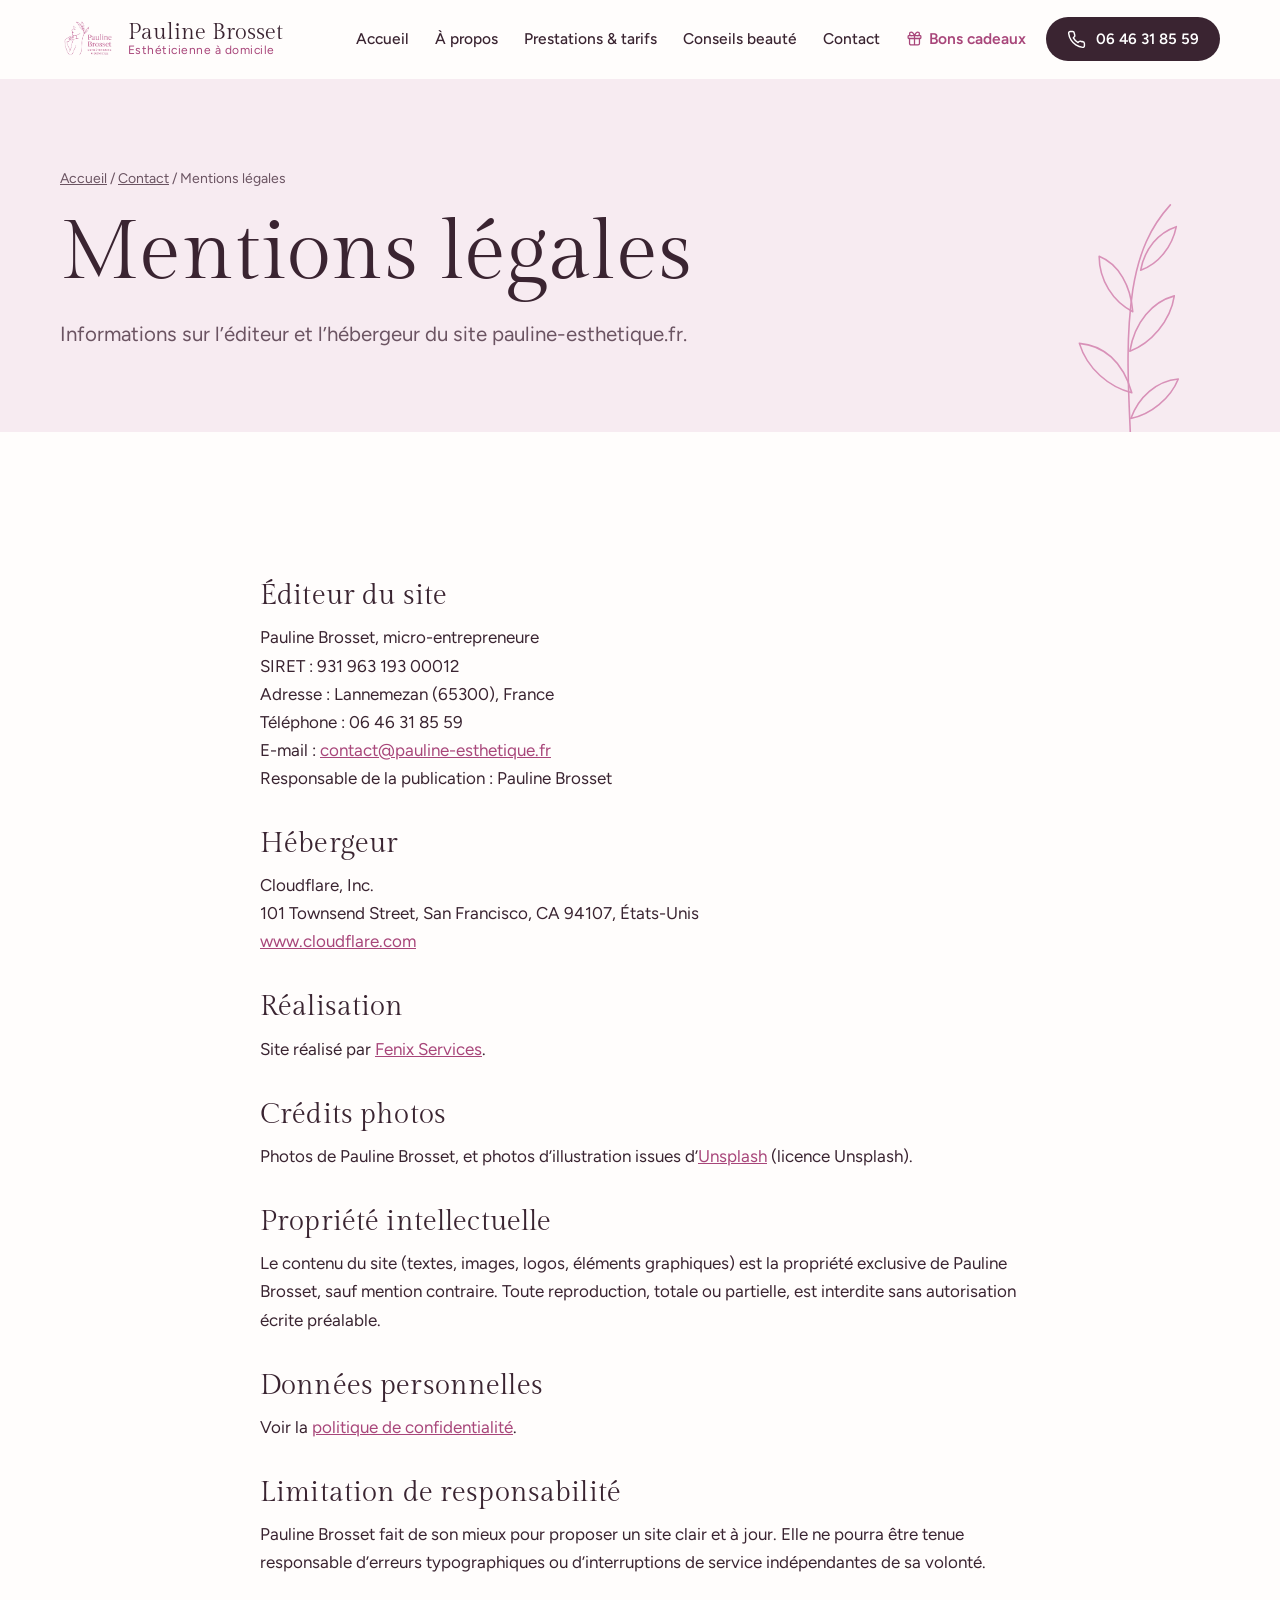
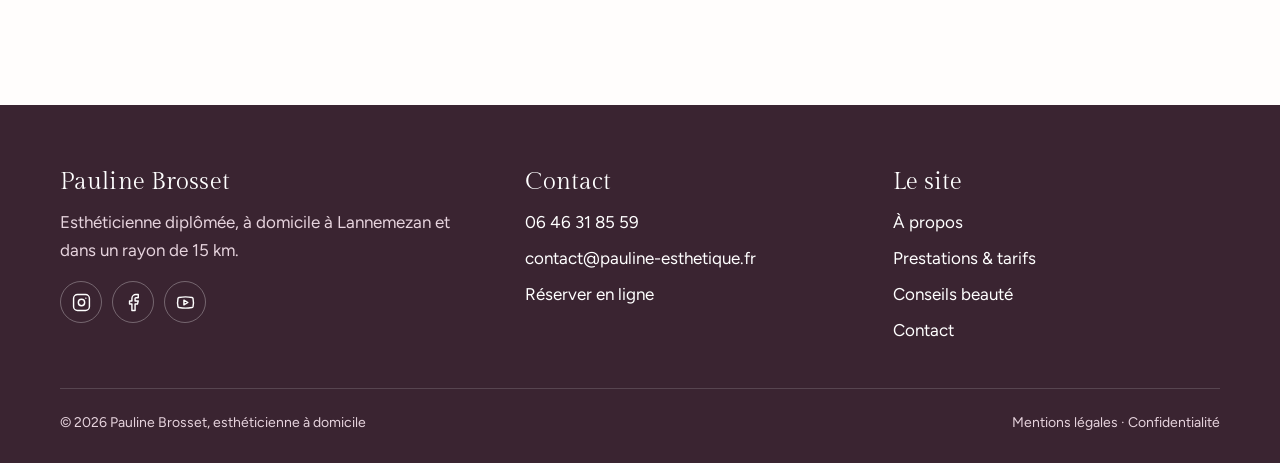
<file: contact/mentions-legales/index.html>
<!doctype html>
<html lang="fr">
<head>
<meta charset="utf-8">
<meta name="viewport" content="width=device-width, initial-scale=1">
<title>Mentions légales | Pauline Brosset, esthéticienne</title>
<meta name="description" content="Mentions légales du site pauline-esthetique.fr.">
<link rel="canonical" href="https://www.pauline-esthetique.fr/contact/mentions-legales/">
<meta property="og:type" content="website">
<meta property="og:locale" content="fr_FR">
<meta property="og:title" content="Mentions légales | Pauline Brosset, esthéticienne">
<meta property="og:description" content="Mentions légales du site pauline-esthetique.fr.">
<meta property="og:url" content="https://www.pauline-esthetique.fr/contact/mentions-legales/">
<meta property="og:image" content="https://www.pauline-esthetique.fr/assets/img/pauline.webp">
<meta name="theme-color" content="#3A2431">
<link rel="icon" href="/assets/img/logo.webp" type="image/webp">
<link rel="preconnect" href="https://fonts.googleapis.com">
<link rel="preconnect" href="https://fonts.gstatic.com" crossorigin>
<link rel="stylesheet" href="https://fonts.googleapis.com/css2?family=Figtree:wght@400;500;600&family=Gilda+Display&display=swap">
<link rel="stylesheet" href="/assets/css/site.v4.css">
</head>
<body>
<a class="sr" href="#main">Aller au contenu</a>
<header class="top">
  <div class="wrap">
    <a class="logo" href="/" aria-label="Pauline Brosset, accueil"><img src="/assets/img/logo.webp" alt="" width="58" height="58"><span>Pauline Brosset<small>Esthéticienne à domicile</small></span></a>
    <nav class="nav" id="nav" aria-label="Navigation principale">
      <a href="/">Accueil</a><a href="/a-propos-de-moi/">À propos</a><a href="/services-tarifs/">Prestations & tarifs</a><a href="/conseils-beaute/">Conseils beauté</a><a href="/contact/">Contact</a><a class="nav-cadeau" href="/services-tarifs/#bons"><svg viewBox="0 0 24 24" fill="none" stroke="currentColor" stroke-width="1.8" stroke-linecap="round" stroke-linejoin="round" aria-hidden="true"><rect x="3" y="8" width="18" height="4" rx="1"/><path d="M12 8v13M19 12v7a2 2 0 0 1-2 2H7a2 2 0 0 1-2-2v-7M7.5 8a2.5 2.5 0 0 1 0-5C10 3 12 8 12 8s2-5 4.5-5a2.5 2.5 0 0 1 0 5"/></svg>Bons cadeaux</a>
    </nav>
    <a class="btn btn-plein btn-tel" href="tel:+33646318559" aria-label="Appeler le 06 46 31 85 59"><svg viewBox="0 0 24 24" fill="none" stroke="currentColor" stroke-width="1.8" stroke-linecap="round" stroke-linejoin="round" aria-hidden="true"><path d="M22 16.9v3a2 2 0 0 1-2.2 2 19.8 19.8 0 0 1-8.6-3.1 19.5 19.5 0 0 1-6-6A19.8 19.8 0 0 1 2.1 4.2 2 2 0 0 1 4.1 2h3a2 2 0 0 1 2 1.7c.1 1 .4 1.9.7 2.8a2 2 0 0 1-.5 2.1L8 9.9a16 16 0 0 0 6 6l1.3-1.3a2 2 0 0 1 2.1-.4c.9.3 1.8.6 2.8.7a2 2 0 0 1 1.7 2z"/></svg><span>06 46 31 85 59</span></a>
    <button class="burger" type="button" aria-label="Menu" aria-expanded="false" aria-controls="nav"><svg viewBox="0 0 24 24" fill="none" stroke="currentColor" stroke-width="1.8" stroke-linecap="round" stroke-linejoin="round" aria-hidden="true"><path d="M4 7h16M4 12h16M4 17h16"/></svg></button>
  </div>
</header>
<main id="main">
<section class="phead"><svg class="branche" viewBox="0 0 220 260" fill="none" stroke="currentColor" stroke-width="1.6" stroke-linecap="round" stroke-linejoin="round" aria-hidden="true">
<path class="d" pathLength="1" d="M110 252C108 200 104 150 112 96C118 58 130 32 150 10"/>
<path class="d" pathLength="1" d="M111 200C88 194 66 176 58 150C82 152 102 168 111 200Z"/>
<path class="d" pathLength="1" d="M109 158C130 150 150 128 154 102C132 108 114 128 109 158Z"/>
<path class="d" pathLength="1" d="M112 118C92 108 78 86 78 62C98 70 110 92 112 118Z"/>
<path class="d" pathLength="1" d="M120 76C138 70 152 52 156 32C138 38 124 54 120 76Z"/>
<path class="d" pathLength="1" d="M110 226C130 222 150 206 158 186C136 188 118 204 110 226Z"/>
</svg><div class="wrap">
  <div class="ph-tx"><p class="crumb"><a href="/">Accueil</a> / <a href="/contact/">Contact</a> / Mentions légales</p>
  <h1>Mentions légales</h1>
  <p class="lead">Informations sur l’éditeur et l’hébergeur du site pauline-esthetique.fr.</p></div>
  
</div></section>

<section class="sec"><div class="wrap legal">
  <h2>Éditeur du site</h2>
  <p>Pauline Brosset, micro-entrepreneure<br>SIRET : 931 963 193 00012<br>Adresse : Lannemezan (65300), France<br>Téléphone : 06 46 31 85 59<br>E-mail : <a href="mailto:contact@pauline-esthetique.fr">contact@pauline-esthetique.fr</a><br>Responsable de la publication : Pauline Brosset</p>
  <h2>Hébergeur</h2>
  <p>Cloudflare, Inc.<br>101 Townsend Street, San Francisco, CA 94107, États-Unis<br><a href="https://www.cloudflare.com" rel="noopener">www.cloudflare.com</a></p>
  <h2>Réalisation</h2>
  <p>Site réalisé par <a href="https://fenix-services.fr" rel="noopener">Fenix Services</a>.</p>
  <h2>Crédits photos</h2>
  <p>Photos de Pauline Brosset, et photos d’illustration issues d’<a href="https://unsplash.com" rel="noopener">Unsplash</a> (licence Unsplash).</p>
  <h2>Propriété intellectuelle</h2>
  <p>Le contenu du site (textes, images, logos, éléments graphiques) est la propriété exclusive de Pauline Brosset, sauf mention contraire. Toute reproduction, totale ou partielle, est interdite sans autorisation écrite préalable.</p>
  <h2>Données personnelles</h2>
  <p>Voir la <a href="/contact/politique-de-confidentialite/">politique de confidentialité</a>.</p>
  <h2>Limitation de responsabilité</h2>
  <p>Pauline Brosset fait de son mieux pour proposer un site clair et à jour. Elle ne pourra être tenue responsable d’erreurs typographiques ou d’interruptions de service indépendantes de sa volonté.</p>
</div></section>
</main>
<footer class="pied">
  <div class="wrap">
    <div class="grille">
      <div>
        <h2>Pauline Brosset</h2>
        <p>Esthéticienne diplômée, à domicile à Lannemezan et dans un rayon de 15 km.</p>
        <div class="reseaux">
          <a href="https://www.instagram.com/pauline_.brosset/" target="_blank" rel="noopener" aria-label="Instagram"><svg viewBox="0 0 24 24" fill="none" stroke="currentColor" stroke-width="1.8" stroke-linecap="round" stroke-linejoin="round" aria-hidden="true"><rect x="2" y="2" width="20" height="20" rx="5"/><circle cx="12" cy="12" r="4"/><path d="M17.5 6.5h.01"/></svg></a>
          <a href="https://www.facebook.com/profile.php?id=61567722997251" target="_blank" rel="noopener" aria-label="Facebook"><svg viewBox="0 0 24 24" fill="none" stroke="currentColor" stroke-width="1.8" stroke-linecap="round" stroke-linejoin="round" aria-hidden="true"><path d="M18 2h-3a5 5 0 0 0-5 5v3H7v4h3v8h4v-8h3l1-4h-4V7a1 1 0 0 1 1-1h3z"/></svg></a>
          <a href="https://www.youtube.com/@PaulineBROSSETEstheticienne" target="_blank" rel="noopener" aria-label="YouTube"><svg viewBox="0 0 24 24" fill="none" stroke="currentColor" stroke-width="1.8" stroke-linecap="round" stroke-linejoin="round" aria-hidden="true"><path d="M2.5 17a24 24 0 0 1 0-10 2 2 0 0 1 1.4-1.4 49.6 49.6 0 0 1 16.2 0A2 2 0 0 1 21.5 7a24 24 0 0 1 0 10 2 2 0 0 1-1.4 1.4 49.6 49.6 0 0 1-16.2 0A2 2 0 0 1 2.5 17"/><path d="m10 15 5-3-5-3z"/></svg></a>
        </div>
      </div>
      <div>
        <h2>Contact</h2>
        <ul>
          <li><a href="tel:+33646318559">06 46 31 85 59</a></li>
          <li><a href="mailto:contact@pauline-esthetique.fr">contact@pauline-esthetique.fr</a></li>
          <li><a href="https://cal.com/pauline-brosset-estheticienne-xxyi8t" target="_blank" rel="noopener">Réserver en ligne</a></li>
        </ul>
      </div>
      <div>
        <h2>Le site</h2>
        <ul>
          <li><a href="/a-propos-de-moi/">À propos</a></li><li><a href="/services-tarifs/">Prestations & tarifs</a></li><li><a href="/conseils-beaute/">Conseils beauté</a></li><li><a href="/contact/">Contact</a></li>
        </ul>
      </div>
    </div>
    <div class="bas">
      <span>© 2026 Pauline Brosset, esthéticienne à domicile</span>
      <span><a href="/contact/mentions-legales/">Mentions légales</a> · <a href="/contact/politique-de-confidentialite/">Confidentialité</a></span>
    </div>
  </div>
</footer>
<div class="barre">
  <a class="btn btn-ligne" href="tel:+33646318559"><svg viewBox="0 0 24 24" fill="none" stroke="currentColor" stroke-width="1.8" stroke-linecap="round" stroke-linejoin="round" aria-hidden="true"><path d="M22 16.9v3a2 2 0 0 1-2.2 2 19.8 19.8 0 0 1-8.6-3.1 19.5 19.5 0 0 1-6-6A19.8 19.8 0 0 1 2.1 4.2 2 2 0 0 1 4.1 2h3a2 2 0 0 1 2 1.7c.1 1 .4 1.9.7 2.8a2 2 0 0 1-.5 2.1L8 9.9a16 16 0 0 0 6 6l1.3-1.3a2 2 0 0 1 2.1-.4c.9.3 1.8.6 2.8.7a2 2 0 0 1 1.7 2z"/></svg>Appeler</a>
  <a class="btn btn-rose" href="https://cal.com/pauline-brosset-estheticienne-xxyi8t" target="_blank" rel="noopener"><svg viewBox="0 0 24 24" fill="none" stroke="currentColor" stroke-width="1.8" stroke-linecap="round" stroke-linejoin="round" aria-hidden="true"><rect x="3" y="4" width="18" height="18" rx="2"/><path d="M16 2v4M8 2v4M3 10h18M8 14h.01M12 14h.01M16 14h.01M8 18h.01M12 18h.01"/></svg>Réserver</a>
</div>
<script src="/assets/js/site.v2.js" defer></script>
</body>
</html>
</file>
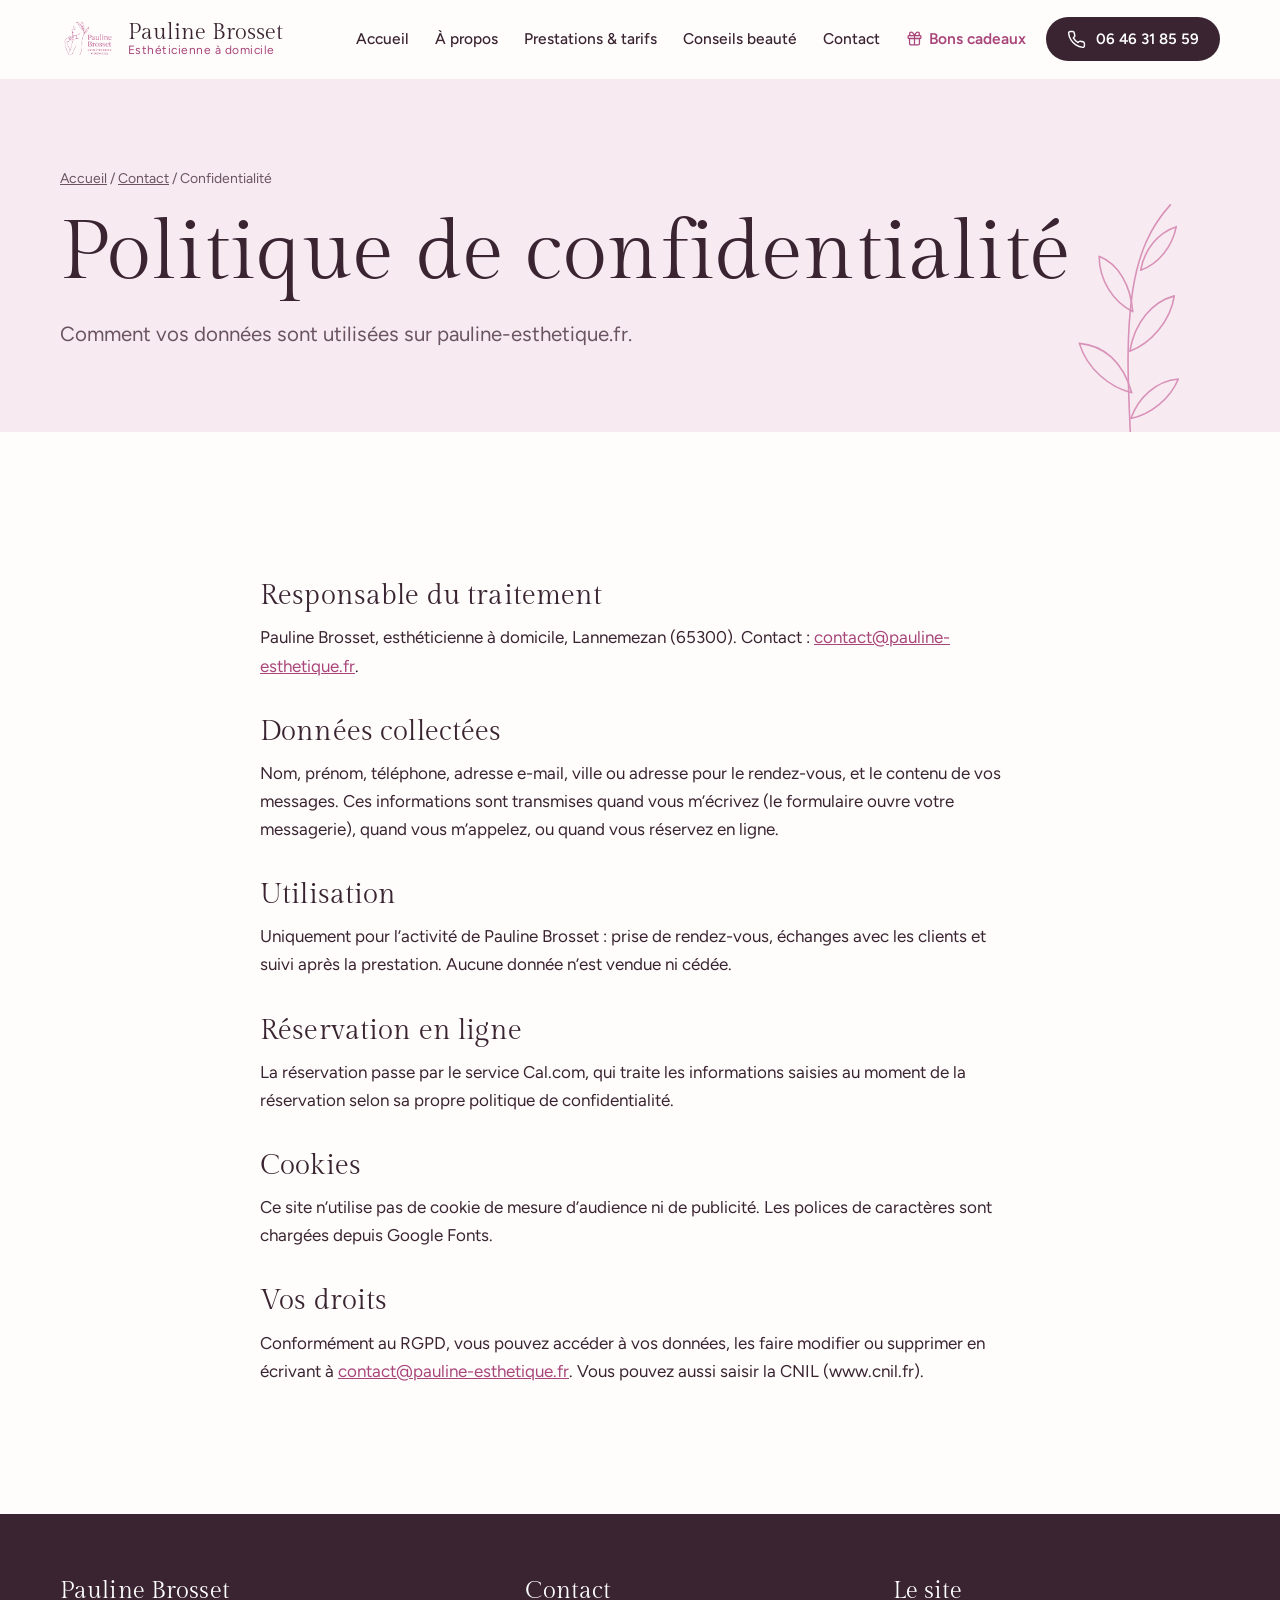
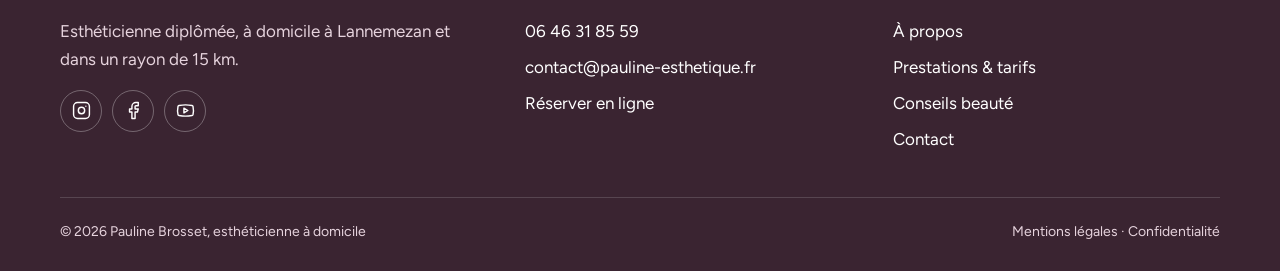
<file: contact/politique-de-confidentialite/index.html>
<!doctype html>
<html lang="fr">
<head>
<meta charset="utf-8">
<meta name="viewport" content="width=device-width, initial-scale=1">
<title>Politique de confidentialité | Pauline Brosset</title>
<meta name="description" content="Politique de confidentialité du site pauline-esthetique.fr.">
<link rel="canonical" href="https://www.pauline-esthetique.fr/contact/politique-de-confidentialite/">
<meta property="og:type" content="website">
<meta property="og:locale" content="fr_FR">
<meta property="og:title" content="Politique de confidentialité | Pauline Brosset">
<meta property="og:description" content="Politique de confidentialité du site pauline-esthetique.fr.">
<meta property="og:url" content="https://www.pauline-esthetique.fr/contact/politique-de-confidentialite/">
<meta property="og:image" content="https://www.pauline-esthetique.fr/assets/img/pauline.webp">
<meta name="theme-color" content="#3A2431">
<link rel="icon" href="/assets/img/logo.webp" type="image/webp">
<link rel="preconnect" href="https://fonts.googleapis.com">
<link rel="preconnect" href="https://fonts.gstatic.com" crossorigin>
<link rel="stylesheet" href="https://fonts.googleapis.com/css2?family=Figtree:wght@400;500;600&family=Gilda+Display&display=swap">
<link rel="stylesheet" href="/assets/css/site.v4.css">
</head>
<body>
<a class="sr" href="#main">Aller au contenu</a>
<header class="top">
  <div class="wrap">
    <a class="logo" href="/" aria-label="Pauline Brosset, accueil"><img src="/assets/img/logo.webp" alt="" width="58" height="58"><span>Pauline Brosset<small>Esthéticienne à domicile</small></span></a>
    <nav class="nav" id="nav" aria-label="Navigation principale">
      <a href="/">Accueil</a><a href="/a-propos-de-moi/">À propos</a><a href="/services-tarifs/">Prestations & tarifs</a><a href="/conseils-beaute/">Conseils beauté</a><a href="/contact/">Contact</a><a class="nav-cadeau" href="/services-tarifs/#bons"><svg viewBox="0 0 24 24" fill="none" stroke="currentColor" stroke-width="1.8" stroke-linecap="round" stroke-linejoin="round" aria-hidden="true"><rect x="3" y="8" width="18" height="4" rx="1"/><path d="M12 8v13M19 12v7a2 2 0 0 1-2 2H7a2 2 0 0 1-2-2v-7M7.5 8a2.5 2.5 0 0 1 0-5C10 3 12 8 12 8s2-5 4.5-5a2.5 2.5 0 0 1 0 5"/></svg>Bons cadeaux</a>
    </nav>
    <a class="btn btn-plein btn-tel" href="tel:+33646318559" aria-label="Appeler le 06 46 31 85 59"><svg viewBox="0 0 24 24" fill="none" stroke="currentColor" stroke-width="1.8" stroke-linecap="round" stroke-linejoin="round" aria-hidden="true"><path d="M22 16.9v3a2 2 0 0 1-2.2 2 19.8 19.8 0 0 1-8.6-3.1 19.5 19.5 0 0 1-6-6A19.8 19.8 0 0 1 2.1 4.2 2 2 0 0 1 4.1 2h3a2 2 0 0 1 2 1.7c.1 1 .4 1.9.7 2.8a2 2 0 0 1-.5 2.1L8 9.9a16 16 0 0 0 6 6l1.3-1.3a2 2 0 0 1 2.1-.4c.9.3 1.8.6 2.8.7a2 2 0 0 1 1.7 2z"/></svg><span>06 46 31 85 59</span></a>
    <button class="burger" type="button" aria-label="Menu" aria-expanded="false" aria-controls="nav"><svg viewBox="0 0 24 24" fill="none" stroke="currentColor" stroke-width="1.8" stroke-linecap="round" stroke-linejoin="round" aria-hidden="true"><path d="M4 7h16M4 12h16M4 17h16"/></svg></button>
  </div>
</header>
<main id="main">
<section class="phead"><svg class="branche" viewBox="0 0 220 260" fill="none" stroke="currentColor" stroke-width="1.6" stroke-linecap="round" stroke-linejoin="round" aria-hidden="true">
<path class="d" pathLength="1" d="M110 252C108 200 104 150 112 96C118 58 130 32 150 10"/>
<path class="d" pathLength="1" d="M111 200C88 194 66 176 58 150C82 152 102 168 111 200Z"/>
<path class="d" pathLength="1" d="M109 158C130 150 150 128 154 102C132 108 114 128 109 158Z"/>
<path class="d" pathLength="1" d="M112 118C92 108 78 86 78 62C98 70 110 92 112 118Z"/>
<path class="d" pathLength="1" d="M120 76C138 70 152 52 156 32C138 38 124 54 120 76Z"/>
<path class="d" pathLength="1" d="M110 226C130 222 150 206 158 186C136 188 118 204 110 226Z"/>
</svg><div class="wrap">
  <div class="ph-tx"><p class="crumb"><a href="/">Accueil</a> / <a href="/contact/">Contact</a> / Confidentialité</p>
  <h1>Politique de confidentialité</h1>
  <p class="lead">Comment vos données sont utilisées sur pauline-esthetique.fr.</p></div>
  
</div></section>

<section class="sec"><div class="wrap legal">
  <h2>Responsable du traitement</h2>
  <p>Pauline Brosset, esthéticienne à domicile, Lannemezan (65300). Contact : <a href="mailto:contact@pauline-esthetique.fr">contact@pauline-esthetique.fr</a>.</p>
  <h2>Données collectées</h2>
  <p>Nom, prénom, téléphone, adresse e-mail, ville ou adresse pour le rendez-vous, et le contenu de vos messages. Ces informations sont transmises quand vous m’écrivez (le formulaire ouvre votre messagerie), quand vous m’appelez, ou quand vous réservez en ligne.</p>
  <h2>Utilisation</h2>
  <p>Uniquement pour l’activité de Pauline Brosset : prise de rendez-vous, échanges avec les clients et suivi après la prestation. Aucune donnée n’est vendue ni cédée.</p>
  <h2>Réservation en ligne</h2>
  <p>La réservation passe par le service Cal.com, qui traite les informations saisies au moment de la réservation selon sa propre politique de confidentialité.</p>
  <h2>Cookies</h2>
  <p>Ce site n’utilise pas de cookie de mesure d’audience ni de publicité. Les polices de caractères sont chargées depuis Google Fonts.</p>
  <h2>Vos droits</h2>
  <p>Conformément au RGPD, vous pouvez accéder à vos données, les faire modifier ou supprimer en écrivant à <a href="mailto:contact@pauline-esthetique.fr">contact@pauline-esthetique.fr</a>. Vous pouvez aussi saisir la CNIL (www.cnil.fr).</p>
</div></section>
</main>
<footer class="pied">
  <div class="wrap">
    <div class="grille">
      <div>
        <h2>Pauline Brosset</h2>
        <p>Esthéticienne diplômée, à domicile à Lannemezan et dans un rayon de 15 km.</p>
        <div class="reseaux">
          <a href="https://www.instagram.com/pauline_.brosset/" target="_blank" rel="noopener" aria-label="Instagram"><svg viewBox="0 0 24 24" fill="none" stroke="currentColor" stroke-width="1.8" stroke-linecap="round" stroke-linejoin="round" aria-hidden="true"><rect x="2" y="2" width="20" height="20" rx="5"/><circle cx="12" cy="12" r="4"/><path d="M17.5 6.5h.01"/></svg></a>
          <a href="https://www.facebook.com/profile.php?id=61567722997251" target="_blank" rel="noopener" aria-label="Facebook"><svg viewBox="0 0 24 24" fill="none" stroke="currentColor" stroke-width="1.8" stroke-linecap="round" stroke-linejoin="round" aria-hidden="true"><path d="M18 2h-3a5 5 0 0 0-5 5v3H7v4h3v8h4v-8h3l1-4h-4V7a1 1 0 0 1 1-1h3z"/></svg></a>
          <a href="https://www.youtube.com/@PaulineBROSSETEstheticienne" target="_blank" rel="noopener" aria-label="YouTube"><svg viewBox="0 0 24 24" fill="none" stroke="currentColor" stroke-width="1.8" stroke-linecap="round" stroke-linejoin="round" aria-hidden="true"><path d="M2.5 17a24 24 0 0 1 0-10 2 2 0 0 1 1.4-1.4 49.6 49.6 0 0 1 16.2 0A2 2 0 0 1 21.5 7a24 24 0 0 1 0 10 2 2 0 0 1-1.4 1.4 49.6 49.6 0 0 1-16.2 0A2 2 0 0 1 2.5 17"/><path d="m10 15 5-3-5-3z"/></svg></a>
        </div>
      </div>
      <div>
        <h2>Contact</h2>
        <ul>
          <li><a href="tel:+33646318559">06 46 31 85 59</a></li>
          <li><a href="mailto:contact@pauline-esthetique.fr">contact@pauline-esthetique.fr</a></li>
          <li><a href="https://cal.com/pauline-brosset-estheticienne-xxyi8t" target="_blank" rel="noopener">Réserver en ligne</a></li>
        </ul>
      </div>
      <div>
        <h2>Le site</h2>
        <ul>
          <li><a href="/a-propos-de-moi/">À propos</a></li><li><a href="/services-tarifs/">Prestations & tarifs</a></li><li><a href="/conseils-beaute/">Conseils beauté</a></li><li><a href="/contact/">Contact</a></li>
        </ul>
      </div>
    </div>
    <div class="bas">
      <span>© 2026 Pauline Brosset, esthéticienne à domicile</span>
      <span><a href="/contact/mentions-legales/">Mentions légales</a> · <a href="/contact/politique-de-confidentialite/">Confidentialité</a></span>
    </div>
  </div>
</footer>
<div class="barre">
  <a class="btn btn-ligne" href="tel:+33646318559"><svg viewBox="0 0 24 24" fill="none" stroke="currentColor" stroke-width="1.8" stroke-linecap="round" stroke-linejoin="round" aria-hidden="true"><path d="M22 16.9v3a2 2 0 0 1-2.2 2 19.8 19.8 0 0 1-8.6-3.1 19.5 19.5 0 0 1-6-6A19.8 19.8 0 0 1 2.1 4.2 2 2 0 0 1 4.1 2h3a2 2 0 0 1 2 1.7c.1 1 .4 1.9.7 2.8a2 2 0 0 1-.5 2.1L8 9.9a16 16 0 0 0 6 6l1.3-1.3a2 2 0 0 1 2.1-.4c.9.3 1.8.6 2.8.7a2 2 0 0 1 1.7 2z"/></svg>Appeler</a>
  <a class="btn btn-rose" href="https://cal.com/pauline-brosset-estheticienne-xxyi8t" target="_blank" rel="noopener"><svg viewBox="0 0 24 24" fill="none" stroke="currentColor" stroke-width="1.8" stroke-linecap="round" stroke-linejoin="round" aria-hidden="true"><rect x="3" y="4" width="18" height="18" rx="2"/><path d="M16 2v4M8 2v4M3 10h18M8 14h.01M12 14h.01M16 14h.01M8 18h.01M12 18h.01"/></svg>Réserver</a>
</div>
<script src="/assets/js/site.v2.js" defer></script>
</body>
</html>
</file>
<file: assets/css/site.v4.css>
:root{
  --encre:#3A2431;--encre-2:#6B5462;--rose:#A8467A;--rose-vif:#D17BAA;--poudre:#F7EBF1;--poudre-2:#EFD9E4;
  --brume:#EAF0F3;--blanc:#FFFDFC;--ligne:#E6D3DD;
  --display:"Gilda Display",Georgia,serif;--texte:"Figtree",system-ui,-apple-system,"Segoe UI",sans-serif;
  --r:22px;--wrap:1160px
}
*{box-sizing:border-box}
html{scroll-behavior:smooth;-webkit-text-size-adjust:100%}
body{margin:0;background:var(--blanc);color:var(--encre);font-family:var(--texte);font-size:17px;line-height:1.65}
img{max-width:100%;display:block}
a{color:var(--rose)}
a:focus-visible,button:focus-visible,summary:focus-visible{outline:3px solid var(--rose-vif);outline-offset:3px;border-radius:6px}
.wrap{width:min(var(--wrap),100% - 32px);margin-inline:auto}
h1,h2,h3{font-family:var(--display);font-weight:400;line-height:1.12;margin:0;letter-spacing:.005em}
h1{font-size:clamp(42px,6.4vw,82px)}
h2{font-size:clamp(32px,4.2vw,50px)}
h3{font-size:clamp(22px,2.2vw,27px)}
p{margin:0 0 1em}
.lead{font-size:clamp(18px,1.6vw,21px);color:var(--encre-2);max-width:56ch}
.sec{padding:clamp(64px,9vw,112px) 0}
.sec.poudre{background:var(--poudre)}
.sec.brume{background:var(--brume)}
.sec-head{max-width:640px;margin-bottom:44px}
.sec-head h2+p{margin-top:16px}
.sec-head.c{margin-inline:auto;text-align:center}

/* boutons */
.btn{display:inline-flex;align-items:center;justify-content:center;gap:10px;min-height:50px;padding:0 26px;border-radius:999px;font-weight:600;font-size:16px;text-decoration:none;border:1.5px solid transparent;transition:background .25s,color .25s,transform .25s,border-color .25s;cursor:pointer;font-family:inherit}
.btn svg{width:19px;height:19px;flex:none}
.btn-plein{background:var(--encre);color:#fff}
.btn-plein:hover{background:var(--rose)}
.btn-ligne{border-color:var(--encre);color:var(--encre);background:transparent}
.btn-ligne:hover{background:var(--encre);color:#fff}
.btn-rose{background:var(--rose);color:#fff}
.btn-rose:hover{background:var(--encre)}
.ctas{display:flex;flex-wrap:wrap;gap:12px;margin-top:30px}

/* en-tête */
.top{position:sticky;top:0;z-index:50;background:rgba(255,253,252,.92);backdrop-filter:blur(10px);-webkit-backdrop-filter:blur(10px);border-bottom:1px solid transparent;transition:border-color .3s}
.top.sc{border-color:var(--ligne)}
.top .wrap{display:flex;align-items:center;gap:20px;min-height:78px}
.logo{display:flex;align-items:center;gap:10px;text-decoration:none;color:var(--encre);margin-right:auto}
.logo img{width:58px;height:58px;object-fit:contain}
.logo span{font-family:var(--display);font-size:22px;line-height:1.05}
.logo small{display:block;font-family:var(--texte);font-size:12px;letter-spacing:.04em;color:var(--rose)}
.nav{display:flex;gap:26px}
.nav a{white-space:nowrap;color:var(--encre);text-decoration:none;font-size:15.5px;font-weight:500;padding:6px 0;border-bottom:1.5px solid transparent}
.nav a:hover,.nav a[aria-current]{border-color:var(--rose)}
.top .btn{white-space:nowrap;min-height:44px;padding:0 20px;font-size:15px}
.burger{display:none;width:46px;height:46px;border-radius:50%;border:1.5px solid var(--ligne);background:#fff;align-items:center;justify-content:center;cursor:pointer;color:var(--encre)}
.burger svg{width:22px;height:22px}
@media (max-width:1180px){
  .nav{position:fixed;inset:78px 0 auto 0;flex-direction:column;gap:0;background:var(--blanc);padding:8px 16px 20px;border-bottom:1px solid var(--ligne);box-shadow:0 30px 40px -30px rgba(58,36,49,.35);transform:translateY(-12px);opacity:0;visibility:hidden;transition:.25s}
  .nav.open{transform:none;opacity:1;visibility:visible}
  .nav a{padding:14px 4px;border-bottom:1px solid var(--ligne);font-size:17px}
  .burger{display:inline-flex}
  .top .btn-tel span{display:none}
  .top .btn-tel{width:46px;padding:0}
  .logo span{font-size:19px}
  .logo img{width:48px;height:48px}
}
@media (max-width:420px){.logo small{display:none}}

/* hero accueil */
.hero{padding:clamp(36px,6vw,72px) 0 clamp(56px,8vw,96px);overflow:hidden}
.hero .wrap{display:grid;grid-template-columns:1.05fr .95fr;gap:clamp(32px,6vw,80px);align-items:center}
.hero .kicker{font-size:15px;color:var(--rose);font-weight:600;margin-bottom:18px}
.hero h1 em{font-style:normal;color:var(--rose)}
.hero .lead{margin-top:24px}
.arche{position:relative;justify-self:end;width:min(460px,100%)}
.arche .ph{aspect-ratio:4/5;border-radius:999px 999px var(--r) var(--r);overflow:hidden;background:var(--poudre-2)}
.arche .ph img{width:100%;height:100%;object-fit:cover}
.arche .trait{position:absolute;left:-58px;bottom:-34px;width:190px;opacity:.9;filter:drop-shadow(0 1px 0 rgba(0,0,0,.02))}
.arche .badge{position:absolute;right:10px;top:12%;background:#fff;border:1px solid var(--ligne);border-radius:18px;padding:14px 18px;box-shadow:0 24px 40px -28px rgba(58,36,49,.5);font-size:14px;line-height:1.35}
.arche .badge b{display:block;font-family:var(--display);font-size:24px;font-weight:400;color:var(--rose)}
@media (max-width:860px){
  .hero .wrap{grid-template-columns:1fr}
  .arche{justify-self:center;width:min(360px,86%);margin-top:10px}
  .arche .trait{left:-30px;width:130px}
  .arche .badge{right:-8px}
}

/* cartes prestations */
.cartes{display:grid;grid-template-columns:repeat(3,1fr);gap:22px}
.carte{background:#fff;border-radius:var(--r);overflow:hidden;display:flex;flex-direction:column;text-decoration:none;color:inherit;border:1px solid var(--ligne);transition:transform .3s,box-shadow .3s}
.carte:hover{transform:translateY(-4px);box-shadow:0 30px 50px -36px rgba(58,36,49,.55)}
.carte .ph{aspect-ratio:4/3;overflow:hidden;background:var(--poudre-2)}
.carte .ph img{width:100%;height:100%;object-fit:cover;transition:transform .8s}
.carte:hover .ph img{transform:scale(1.04)}
.carte .tx{padding:22px 24px 26px;display:flex;flex-direction:column;gap:10px;flex:1}
.carte p{margin:0;color:var(--encre-2);font-size:16px}
.carte .des{margin-top:auto;padding-top:6px;font-weight:600;color:var(--rose);font-size:15px}
@media (max-width:860px){.cartes{grid-template-columns:1fr}}

/* duo texte / image */
.duo{display:grid;grid-template-columns:.9fr 1.1fr;gap:clamp(32px,6vw,80px);align-items:center}
.duo.inv{grid-template-columns:1.1fr .9fr}
.duo.inv .ph{order:2}
.duo .ph{border-radius:var(--r);overflow:hidden;aspect-ratio:1;background:var(--poudre-2)}
.duo .ph img{width:100%;height:100%;object-fit:cover}
@media (max-width:860px){.duo,.duo.inv{grid-template-columns:1fr}.duo.inv .ph{order:0}}
.liste{list-style:none;padding:0;margin:20px 0 0;display:grid;gap:12px}
.liste li{display:flex;gap:12px;align-items:flex-start}
.liste svg{width:20px;height:20px;flex:none;margin-top:4px;color:var(--rose)}

/* valeurs */
.valeurs{display:grid;grid-template-columns:repeat(4,1fr);gap:20px}
.valeur{background:#fff;border-radius:var(--r);padding:26px;border:1px solid var(--ligne)}
.valeur h3{font-size:24px;margin-bottom:8px;color:var(--rose)}
.valeur p{margin:0;font-size:16px;color:var(--encre-2)}
@media (max-width:980px){.valeurs{grid-template-columns:1fr 1fr}}
@media (max-width:560px){.valeurs{grid-template-columns:1fr}}

/* avis */
.avis{display:grid;grid-template-columns:repeat(3,1fr);gap:22px}
.avi{background:#fff;border-radius:var(--r);padding:30px 28px;margin:0;border:1px solid var(--ligne);display:flex;flex-direction:column}
.avi .et{color:var(--rose-vif);letter-spacing:3px;font-size:18px;margin-bottom:12px}
.avi blockquote{margin:0 0 18px;font-size:16.5px}
.avi figcaption{margin-top:auto;font-weight:600}
@media (max-width:860px){.avis{grid-template-columns:1fr}}

/* zone */
.zone{display:grid;grid-template-columns:1fr 1fr;gap:clamp(32px,5vw,64px);align-items:start}
.villes{display:flex;flex-wrap:wrap;gap:8px;margin:20px 0 0;padding:0;list-style:none}
.villes li{background:#fff;border:1px solid var(--ligne);border-radius:999px;padding:6px 14px;font-size:15px}
.horaires{background:#fff;border-radius:var(--r);padding:28px;border:1px solid var(--ligne)}
.horaires h3{margin-bottom:6px}
.horaires table{width:100%;border-collapse:collapse;margin-top:14px}
.horaires td{padding:11px 0;border-bottom:1px solid var(--ligne)}
.horaires td+td{text-align:right;font-variant-numeric:tabular-nums}
.horaires tr:last-child td{border:0}
.horaires .f{color:var(--encre-2)}
@media (max-width:860px){.zone{grid-template-columns:1fr}}

/* bandeau rdv */
.rdv{background:var(--encre);color:#fff;border-radius:calc(var(--r) + 8px);padding:clamp(36px,6vw,64px);display:grid;grid-template-columns:1fr auto;gap:28px;align-items:center;position:relative;overflow:hidden}
.rdv h2{color:#fff}
.rdv p{color:#E6D3DD;margin:14px 0 0}
.rdv .btn-ligne{border-color:#fff;color:#fff}
.rdv .btn-ligne:hover{background:#fff;color:var(--encre)}
.rdv .ctas{margin:0}
.rdv .trait{position:absolute;right:-20px;bottom:-30px;width:180px;opacity:.12;pointer-events:none}
@media (max-width:860px){.rdv{grid-template-columns:1fr}}

/* en-tête de page */
.phead{padding:clamp(48px,7vw,88px) 0 clamp(40px,5vw,60px);background:var(--poudre)}
.phead .crumb{font-size:14px;color:var(--encre-2);margin-bottom:18px}
.phead .crumb a{color:var(--encre-2)}
.phead .lead{margin-top:18px}

/* carte des soins (tarifs) */
.onglets{position:sticky;top:78px;z-index:20;background:rgba(255,253,252,.95);backdrop-filter:blur(8px);-webkit-backdrop-filter:blur(8px);border-bottom:1px solid var(--ligne)}
.onglets .wrap{display:flex;gap:8px;overflow-x:auto;padding:12px 0;scrollbar-width:none}
.onglets a{flex:none;text-decoration:none;color:var(--encre);border:1.5px solid var(--ligne);border-radius:999px;padding:8px 18px;font-weight:600;font-size:15px;background:#fff}
.onglets a.on{background:var(--encre);border-color:var(--encre);color:#fff}
.menu{scroll-margin-top:150px}
.menu+.menu{margin-top:clamp(56px,7vw,88px)}
.menu-head{display:flex;justify-content:space-between;align-items:end;gap:20px;flex-wrap:wrap;margin-bottom:18px}
.menu-head p{margin:8px 0 0;color:var(--encre-2);max-width:60ch}
.groupe{margin-top:30px}
.groupe h3{font-size:24px;color:var(--rose);margin-bottom:6px}
.ligne{display:grid;grid-template-columns:1fr auto auto;gap:6px 18px;align-items:baseline;padding:16px 0;border-bottom:1px solid var(--ligne)}
.ligne .n{font-weight:600;display:flex;align-items:baseline;gap:12px}
.ligne .n::after{content:"";flex:1;border-bottom:1.5px dotted #CDB3C1;transform:translateY(-4px);min-width:20px}
.ligne .p{font-family:var(--display);font-size:24px;white-space:nowrap}
.ligne .d{grid-column:1/-1;margin:0;color:var(--encre-2);font-size:15.5px;max-width:70ch}
.ligne .r{font-size:14.5px;font-weight:600;color:var(--rose);text-decoration:none;border:1.5px solid var(--poudre-2);border-radius:999px;padding:5px 14px;white-space:nowrap;background:#fff}
.ligne .r:hover{background:var(--rose);border-color:var(--rose);color:#fff}
.ligne .t{font-weight:400;color:var(--encre-2);font-size:14px;white-space:nowrap;order:2}
.ligne .n::after{order:3}
@media (max-width:620px){
  .ligne{grid-template-columns:1fr auto}
  .ligne .r{grid-column:1/-1;justify-self:start;margin-top:4px}
  .ligne .n::after{display:none}
}
.note{font-size:15px;color:var(--encre-2)}

/* bons cadeaux */
.bons{display:grid;grid-template-columns:repeat(3,1fr);gap:20px}
.bon{background:#fff;border:1.5px dashed var(--rose-vif);border-radius:var(--r);padding:28px;text-align:center;display:flex;flex-direction:column;gap:10px;align-items:center}
.bon b{font-family:var(--display);font-weight:400;font-size:46px;color:var(--rose);line-height:1}
.bon p{margin:0;color:var(--encre-2);font-size:15.5px}
.bon .btn{margin-top:auto;min-height:44px}
@media (max-width:860px){.bons{grid-template-columns:1fr}}

/* conseils */
.article{max-width:740px}
.article h2{margin:0 0 18px}
.article h3{margin:32px 0 10px;font-size:23px}
.article+.article{margin-top:clamp(56px,7vw,80px);padding-top:clamp(56px,7vw,80px);border-top:1px solid var(--ligne)}
.astuce{background:var(--poudre);border-radius:var(--r);padding:22px 26px;margin-top:22px}
.astuce p:last-child{margin:0}
.sommaire{display:flex;flex-wrap:wrap;gap:8px;margin-top:26px}
.sommaire a{text-decoration:none;border:1.5px solid var(--ligne);border-radius:999px;padding:7px 16px;color:var(--encre);background:#fff;font-size:15px;font-weight:500}
.sommaire a:hover{border-color:var(--rose)}

/* contact */
.contact{display:grid;grid-template-columns:1.1fr .9fr;gap:clamp(32px,5vw,64px);align-items:start}
.form{background:#fff;border:1px solid var(--ligne);border-radius:var(--r);padding:clamp(24px,4vw,36px);display:grid;gap:16px}
.form .row{display:grid;grid-template-columns:1fr 1fr;gap:16px}
.form label{display:grid;gap:6px;font-weight:600;font-size:15px}
.form input,.form textarea,.form select{font:inherit;font-weight:400;border:1.5px solid var(--ligne);border-radius:14px;padding:12px 14px;background:var(--blanc);color:var(--encre);width:100%}
.form input:focus,.form textarea:focus,.form select:focus{outline:none;border-color:var(--rose)}
.form textarea{min-height:130px;resize:vertical}
.form .cg{display:flex;gap:10px;align-items:flex-start;font-weight:400;font-size:14.5px}
.form .cg input{width:auto;margin-top:5px}
.form .fine{font-size:14px;color:var(--encre-2);margin:0}
@media (max-width:860px){.contact{grid-template-columns:1fr}}
@media (max-width:560px){.form .row{grid-template-columns:1fr}}
.coord{display:grid;gap:14px}
.coord a.c{display:flex;align-items:center;gap:14px;background:#fff;border:1px solid var(--ligne);border-radius:var(--r);padding:18px 20px;text-decoration:none;color:var(--encre);font-weight:600}
.coord a.c:hover{border-color:var(--rose)}
.coord a.c small{display:block;font-weight:400;color:var(--encre-2);font-size:14px}
.coord a.c svg{width:24px;height:24px;color:var(--rose);flex:none}

/* légal */
.legal{max-width:760px}
.legal h2{font-size:28px;margin:36px 0 12px}

/* pied */
.pied{background:var(--encre);color:#E6D3DD;padding:64px 0 28px;margin-top:0}
.pied .grille{display:grid;grid-template-columns:1.3fr 1fr 1fr;gap:40px}
.pied h2{font-size:24px;color:#fff;margin-bottom:12px}
.pied a{color:#fff;text-decoration:none}
.pied a:hover{text-decoration:underline}
.pied ul{list-style:none;padding:0;margin:0;display:grid;gap:8px}
.pied .reseaux{display:flex;gap:10px;margin-top:16px}
.pied .reseaux a{width:42px;height:42px;border-radius:50%;border:1px solid rgba(255,255,255,.3);display:inline-flex;align-items:center;justify-content:center}
.pied .reseaux svg{width:19px;height:19px}
.pied .bas{border-top:1px solid rgba(255,255,255,.15);margin-top:44px;padding-top:22px;display:flex;justify-content:space-between;flex-wrap:wrap;gap:12px;font-size:14px}
.pied .bas a{color:#E6D3DD}
@media (max-width:860px){.pied .grille{grid-template-columns:1fr}}

/* barre mobile */
.barre{display:none}
@media (max-width:720px){
  .barre{display:grid;grid-template-columns:1fr 1fr;gap:8px;position:fixed;left:0;right:0;bottom:0;z-index:60;padding:10px 12px calc(10px + env(safe-area-inset-bottom));background:rgba(255,253,252,.96);border-top:1px solid var(--ligne);backdrop-filter:blur(8px)}
  .barre .btn{min-height:46px;padding:0 12px;font-size:15px}
  body{padding-bottom:72px}
}

/* apparition */
.rv{opacity:0;transform:translateY(18px);transition:opacity .8s ease,transform .8s cubic-bezier(.2,.8,.2,1)}
.rv.in{opacity:1;transform:none}
@media (prefers-reduced-motion:reduce){*{scroll-behavior:auto!important}.rv{opacity:1;transform:none;transition:none}.carte,.carte .ph img{transition:none}}
.sr{position:absolute;width:1px;height:1px;overflow:hidden;clip:rect(0 0 0 0);white-space:nowrap}

/* ===== V2 : illustrations et mouvement ===== */
.arche .rond{position:absolute;border-radius:50%;overflow:hidden;border:6px solid var(--blanc);box-shadow:0 24px 40px -24px rgba(58,36,49,.55);width:34%;aspect-ratio:1}
.arche .rond img{width:100%;height:100%;object-fit:cover}
.arche .r1{left:-18%;bottom:14%;animation:flotte 7s ease-in-out infinite}
.arche .r2{right:-10%;bottom:-6%;width:26%;animation:flotte 8s ease-in-out -3s infinite}
.arche .branche{position:absolute;left:-30%;top:-6%;width:46%;color:var(--rose-vif);z-index:-1}
@keyframes flotte{0%,100%{transform:translateY(0)}50%{transform:translateY(-12px)}}
.branche .d{stroke-dasharray:1;stroke-dashoffset:1;animation:trace 2.4s cubic-bezier(.4,0,.2,1) .3s forwards}
.branche .d:nth-child(2){animation-delay:.9s}.branche .d:nth-child(3){animation-delay:1.1s}.branche .d:nth-child(4){animation-delay:1.3s}.branche .d:nth-child(5){animation-delay:1.5s}.branche .d:nth-child(6){animation-delay:1.7s}
@keyframes trace{to{stroke-dashoffset:0}}
.hero .arche{isolation:isolate}
.hero .arche .ph{animation:monte 1.1s cubic-bezier(.2,.8,.2,1) both}
.arche .badge{animation:monte .9s cubic-bezier(.2,.8,.2,1) .9s both}
@keyframes monte{from{opacity:0;transform:translateY(26px)}to{opacity:1;transform:none}}
.titre-anim span{display:inline-block;animation:monte .8s cubic-bezier(.2,.8,.2,1) both}
.titre-anim span:nth-child(1){animation-delay:.05s}.titre-anim span:nth-child(2){animation-delay:.12s}.titre-anim span:nth-child(3){animation-delay:.19s}.titre-anim span:nth-child(4){animation-delay:.26s}.titre-anim span:nth-child(5){animation-delay:.33s}.titre-anim span:nth-child(6){animation-delay:.4s}.titre-anim span:nth-child(7){animation-delay:.47s}.titre-anim span:nth-child(8){animation-delay:.54s}
.hero .lead,.hero .ctas,.hero .kicker{animation:monte .9s cubic-bezier(.2,.8,.2,1) .5s both}
.hero .ctas{animation-delay:.65s}
@media (max-width:860px){.arche .r1{left:-10%}.arche .r2{right:-6%}.arche .branche{left:-18%;width:40%}}

/* bandeau défilant */
.bandeau{background:var(--rose);color:#fff;overflow:hidden;padding:16px 0;font-family:var(--display);font-size:clamp(20px,2.4vw,28px)}
.bandeau .piste{display:flex;gap:28px;width:max-content;animation:defile 40s linear infinite;align-items:center}
.bandeau i{font-style:normal;font-size:.7em;opacity:.7}
.bandeau:hover .piste{animation-play-state:paused}
@keyframes defile{to{transform:translateX(-50%)}}

/* étapes */
.etapes{list-style:none;padding:0;margin:0;display:grid;grid-template-columns:repeat(3,1fr);gap:24px;position:relative}
.etapes::before{content:"";position:absolute;top:58px;left:16%;right:16%;border-top:2px dashed var(--poudre-2);z-index:-1}
.etape{text-align:center;padding:0 10px}
.etape .ic{width:116px;height:116px;border-radius:50%;background:var(--poudre);display:grid;place-items:center;margin:0 auto 18px;color:var(--rose);border:6px solid var(--blanc);box-shadow:0 0 0 1px var(--ligne);transition:transform .4s,background .4s}
.etape .ic svg{width:52px;height:52px}
.etape:hover .ic{transform:rotate(-6deg) scale(1.05);background:var(--poudre-2)}
.etape .num{display:inline-block;font-family:var(--display);color:var(--rose);font-size:20px;margin-bottom:4px}
.etape h3{margin-bottom:8px}
.etape p{color:var(--encre-2);margin:0;max-width:30ch;margin-inline:auto}
.etape:nth-child(2){transition-delay:.12s}.etape:nth-child(3){transition-delay:.24s}
@media (max-width:860px){.etapes{grid-template-columns:1fr;gap:36px}.etapes::before{display:none}}

/* avis */
.avis-sec{position:relative}
.avi{position:relative;overflow:hidden}
.avi::before{content:"“";position:absolute;right:18px;top:-18px;font-family:var(--display);font-size:150px;line-height:1;color:var(--poudre-2)}
.avi>*{position:relative}

/* montagnes de la zone */
.zone-sec{position:relative;padding-bottom:clamp(120px,14vw,190px);overflow:hidden}
.zone-sec .montagnes{position:absolute;left:0;right:0;bottom:0;width:100%;height:clamp(90px,12vw,170px);color:#C9D6DE}

/* en-têtes de page illustrés */
.phead{position:relative;overflow:hidden}
.phead .branche{position:absolute;right:max(16px,calc((100vw - 1160px)/2 - 20px));bottom:-20px;width:clamp(120px,17vw,220px);color:var(--rose-vif);opacity:.8}
.phead .wrap{position:relative}

/* photos des catégories */
.menu-head{justify-content:flex-start;align-items:center;flex-wrap:nowrap}
.mh-img{width:112px;height:112px;border-radius:50%;object-fit:cover;flex:none;border:5px solid var(--blanc);box-shadow:0 0 0 1px var(--ligne),0 20px 30px -20px rgba(58,36,49,.5)}
@media (max-width:560px){.menu-head{flex-wrap:wrap}.mh-img{width:84px;height:84px}}

/* cartes : apparition échelonnée */
.cartes .carte:nth-child(2){transition-delay:.1s}.cartes .carte:nth-child(3){transition-delay:.2s}
.carte.rv.in{transition:opacity .8s ease,transform .8s cubic-bezier(.2,.8,.2,1),box-shadow .3s}

@media (prefers-reduced-motion:reduce){
  .arche .rond,.bandeau .piste,.titre-anim span,.hero .arche .ph,.arche .badge,.hero .lead,.hero .ctas,.hero .kicker{animation:none!important}
  .branche .d{stroke-dashoffset:0;animation:none}
}

/* ===== V2b : illustrations des pages + bons cadeaux ===== */
.ill{display:grid;place-items:center;width:84px;height:84px;border-radius:50%;background:var(--poudre);color:var(--rose);margin-bottom:16px}
.ill svg{width:54px;height:54px}
.valeur .ill{transition:transform .4s}
.valeur:hover .ill{transform:rotate(-8deg)}
.mh-ill{display:grid;place-items:center;width:112px;height:112px;border-radius:50%;background:var(--poudre);color:var(--rose);flex:none;border:5px solid var(--blanc);box-shadow:0 0 0 1px var(--ligne)}
.mh-ill svg{width:70px;height:70px}
@media (max-width:560px){.mh-ill{width:84px;height:84px}.mh-ill svg{width:52px;height:52px}}
.bon .ill{margin:0 auto 4px}

/* en-tête de page avec photo */
.phead.a-photo .wrap{display:grid;grid-template-columns:1fr auto;gap:40px;align-items:center}
.ph-side{position:relative;width:clamp(200px,24vw,300px)}
.ph-rond{aspect-ratio:1;border-radius:50%;overflow:hidden;border:8px solid var(--blanc);box-shadow:0 30px 50px -34px rgba(58,36,49,.6);animation:monte 1s cubic-bezier(.2,.8,.2,1) both}
.ph-rond img{width:100%;height:100%;object-fit:cover}
.ph-pic{position:absolute;left:-26px;bottom:6px;width:92px;height:92px;border-radius:50%;background:#fff;color:var(--rose);display:grid;place-items:center;box-shadow:0 16px 30px -18px rgba(58,36,49,.6);animation:flotte 7s ease-in-out infinite}
.ph-pic svg{width:58px;height:58px}
.phead.a-photo .branche{display:none}
@media (max-width:860px){.phead.a-photo .wrap{grid-template-columns:1fr}.ph-side{width:180px;margin-top:8px}.phead.a-photo .branche{display:none}}

/* conseils : illustration par article */
.article{max-width:920px;display:grid;grid-template-columns:150px 1fr;gap:clamp(20px,4vw,48px);align-items:start}
.art-ill{position:sticky;top:110px;display:grid;place-items:center;width:150px;height:150px;border-radius:50%;background:var(--poudre);color:var(--rose)}
.art-ill svg{width:96px;height:96px}
@media (max-width:720px){.article{grid-template-columns:1fr}.art-ill{position:static;width:110px;height:110px}.art-ill svg{width:70px;height:70px}}

/* contact */
.coord-ill{display:flex;gap:16px;align-items:center;background:var(--poudre);border-radius:var(--r);padding:18px 20px}
.coord-ill .ill{margin:0;width:76px;height:76px;background:#fff;flex:none}
.coord-ill .ill svg{width:48px;height:48px}
.coord-ill p{margin:0;font-size:15.5px;color:var(--encre-2)}
.coord-ill b{display:block;color:var(--encre);font-size:17px}

/* bons cadeaux mis en avant */
.nav-cadeau{display:inline-flex;align-items:center;gap:6px;color:var(--rose)!important;font-weight:600!important}
.nav-cadeau svg{width:17px;height:17px}
.cadeau-sec{background:linear-gradient(180deg,var(--blanc) 0%,var(--poudre) 100%)}
.cadeau{display:grid;grid-template-columns:.9fr 1.1fr;gap:clamp(32px,6vw,80px);align-items:center}
.cadeau-ill{position:relative;display:grid;place-items:center;aspect-ratio:1;max-width:440px;width:100%;justify-self:center;border-radius:50%;background:radial-gradient(circle at 50% 55%,#fff 0%,var(--poudre-2) 70%)}
.cadeau-ill.petit{max-width:200px;flex:none}
.paquet{width:82%;overflow:visible}
.paquet .couvercle{transform-origin:130px 126px;animation:couvercle 4.5s ease-in-out infinite}
.paquet .etiquette{transform-origin:150px 176px;animation:balance 3.2s ease-in-out infinite}
.paquet .brille path{transform-box:fill-box;transform-origin:center;animation:brille 2.4s ease-in-out infinite}
.paquet .brille path:nth-child(2){animation-delay:.8s}.paquet .brille path:nth-child(3){animation-delay:1.6s}
@keyframes couvercle{0%,70%,100%{transform:none}78%{transform:translateY(-10px) rotate(-4deg)}86%{transform:translateY(-4px) rotate(2deg)}}
@keyframes balance{0%,100%{transform:rotate(0)}50%{transform:rotate(5deg)}}
@keyframes brille{0%,100%{transform:scale(.6);opacity:.4}50%{transform:scale(1.15);opacity:1}}
.montants{display:grid;grid-template-columns:repeat(3,1fr);gap:12px;margin-top:26px}
.montants a{background:#fff;border:1.5px dashed var(--rose-vif);border-radius:18px;padding:16px 12px;text-align:center;text-decoration:none;color:var(--encre);transition:transform .3s,background .3s}
.montants a:hover{transform:translateY(-3px);background:var(--poudre)}
.montants b{display:block;font-family:var(--display);font-weight:400;font-size:34px;color:var(--rose);line-height:1.1}
.montants span{font-size:14px;color:var(--encre-2)}
.bons-head{display:flex;gap:clamp(20px,4vw,48px);align-items:center;margin-bottom:44px}
@media (max-width:860px){.cadeau{grid-template-columns:1fr}.cadeau-ill{max-width:300px}.bons-head{flex-direction:column;align-items:flex-start}.cadeau-ill.petit{max-width:160px;justify-self:start}}
@media (max-width:420px){.montants{grid-template-columns:1fr}}
@media (max-width:1180px){.nav-cadeau{border-bottom:1px solid var(--ligne)!important}}
@media (prefers-reduced-motion:reduce){.paquet *,.ph-rond,.ph-pic{animation:none!important}}

/* conseils : photo par article */
.art-ph{margin:18px 0 8px;border-radius:var(--r);overflow:hidden;aspect-ratio:16/9;background:var(--poudre-2)}
.art-ph img{width:100%;height:100%;object-fit:cover;transition:transform 1.2s cubic-bezier(.2,.8,.2,1)}
.article:hover .art-ph img{transform:scale(1.03)}
@media (prefers-reduced-motion:reduce){.art-ph img{transition:none}}

/* galeries de la page tarifs */
.galerie{display:grid;grid-template-columns:repeat(3,1fr);gap:14px;margin:6px 0 10px}
.galerie:has(figure:nth-child(2):last-child){grid-template-columns:repeat(2,1fr)}
.galerie figure{margin:0;border-radius:18px;overflow:hidden;aspect-ratio:4/3;background:var(--poudre-2)}
.galerie img{width:100%;height:100%;object-fit:cover;transition:transform 1s cubic-bezier(.2,.8,.2,1)}
.galerie figure:hover img{transform:scale(1.05)}
@media (max-width:620px){.galerie{display:flex;overflow-x:auto;scroll-snap-type:x mandatory;gap:10px;margin-inline:-16px;padding:0 16px;scrollbar-width:none}.galerie figure{flex:0 0 74%;scroll-snap-align:start}}
@media (prefers-reduced-motion:reduce){.galerie img{transition:none}}
</file>
